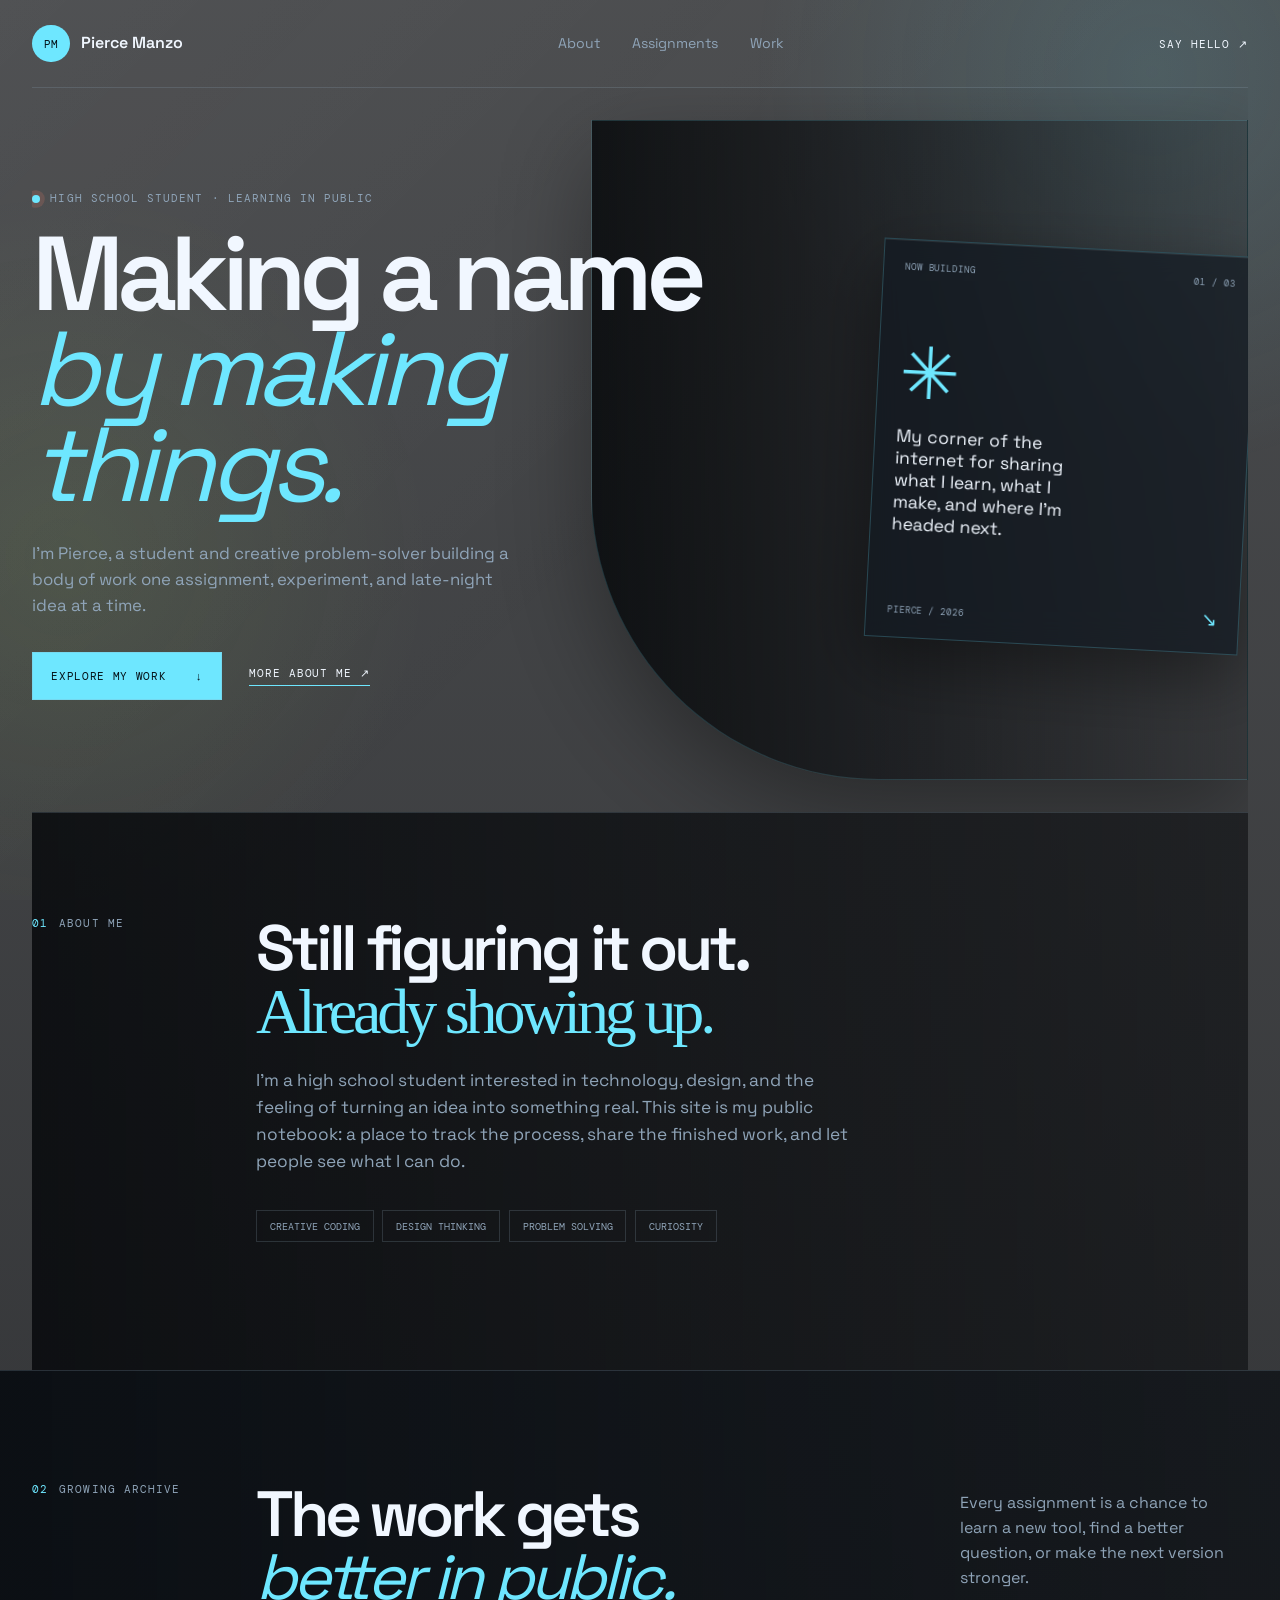
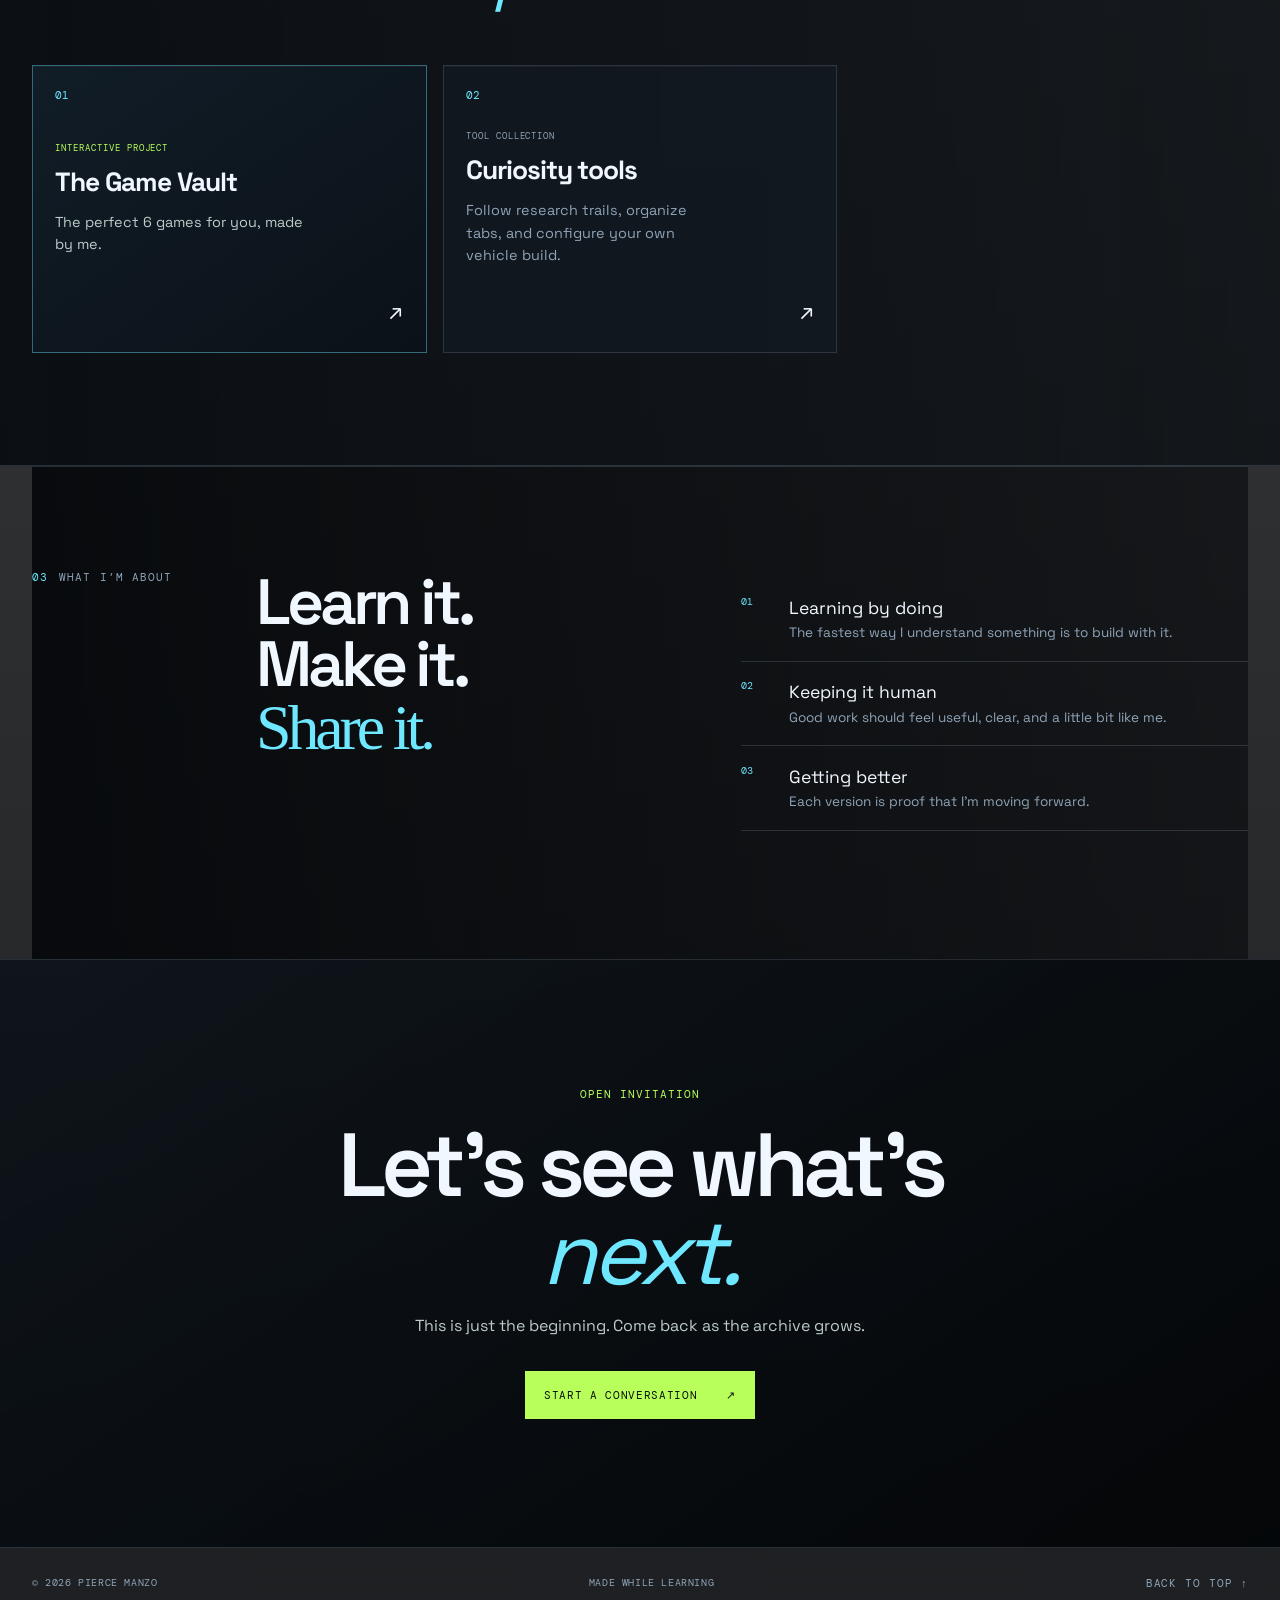
<file: index.html>
<!doctype html>
<html lang="en">

<head>
  <meta charset="utf-8">
  <meta name="viewport" content="width=device-width, initial-scale=1">
  <title>Pierce Manzo | Student builder</title>
  <meta name="description" content="The personal portfolio and assignment hub of high school student Pierce Manzo.">
  <link rel="preconnect" href="https://fonts.googleapis.com">
  <link rel="preconnect" href="https://fonts.gstatic.com" crossorigin>
  <link
    href="https://fonts.googleapis.com/css2?family=DM+Mono:wght@400;500&family=Space+Grotesk:wght@400;500;600;700&display=swap"
    rel="stylesheet">
  <link rel="stylesheet" href="styles.css">
</head>

<body>
  <header class="site-header">
    <a class="brand" href="index.html" aria-label="Pierce Manzo home">
      <span class="brand-mark">PM</span>
      <span>Pierce Manzo</span>
    </a>
    <nav aria-label="Main navigation">
      <a href="#about">About</a>
      <a href="#assignments">Assignments</a>
      <a href="#work">Work</a>
    </nav>
    <a class="header-link" href="#connect">Say hello <span aria-hidden="true">↗</span></a>
  </header>

  <main>
    <section class="hero" aria-labelledby="hero-title">
      <div class="hero-copy">
        <p class="eyebrow"><span class="status-dot"></span> High school student · learning in public</p>
        <h1 id="hero-title">Making a name<br><em>by making things.</em></h1>
        <p class="hero-intro">I’m Pierce, a student and creative problem-solver building a body of work one assignment,
          experiment, and late-night idea at a time.</p>
        <div class="hero-actions">
          <a class="button button-primary" href="#work">Explore my work <span aria-hidden="true">↓</span></a>
          <a class="text-link" href="#about">More about me <span aria-hidden="true">↗</span></a>
        </div>
      </div>
      <div class="hero-note glass-panel">
        <div class="note-top"><span>NOW BUILDING</span><span>01 / 03</span></div>
        <div class="note-symbol" aria-hidden="true">✳</div>
        <p>My corner of the internet for sharing what I learn, what I make, and where I’m headed next.</p>
        <div class="note-footer"><span>PIERCE / 2026</span><span class="arrow">↘</span></div>
      </div>
    </section>

    <section class="about-section section-grid" id="about" aria-labelledby="about-title">
      <div class="section-label"><span>01</span><span>About me</span></div>
      <div class="about-content">
        <h2 id="about-title">Still figuring it out.<br><span>Already showing up.</span></h2>
        <p>I’m a high school student interested in technology, design, and the feeling of turning an idea into something
          real. This site is my public notebook: a place to track the process, share the finished work, and let people
          see what I can do.</p>
        <div class="traits" aria-label="Areas of interest">
          <span>Creative coding</span><span>Design thinking</span><span>Problem solving</span><span>Curiosity</span>
        </div>
      </div>
    </section>

    <section class="assignments-section" id="assignments" aria-labelledby="assignments-title">
      <div class="section-heading">
        <div class="section-label"><span>02</span><span>Growing archive</span></div>
        <h2 id="assignments-title">The work gets<br><em>better in public.</em></h2>
        <p>Every assignment is a chance to learn a new tool, find a better question, or make the next version stronger.
        </p>
      </div>
      <div class="assignment-list">
        <a class="assignment-card featured" href="game/">
          <span class="card-number">01</span>
          <div>
            <p class="card-type">Interactive project</p>
            <h3>The Game Vault</h3>
            <p class="card-description">The perfect 6 games for you, made by me.</p>
          </div>
          <span class="card-arrow" aria-hidden="true">↗</span>
        </a>
        <a class="assignment-card" href="tools/">
          <span class="card-number">02</span>
          <div>
            <p class="card-type">Tool collection</p>
            <h3>Curiosity tools</h3>
            <p class="card-description">Follow research trails, organize tabs, and configure your own vehicle build.</p>
          </div>
          <span class="card-arrow" aria-hidden="true">↗</span>
        </a>
      </div>
    </section>

    <section class="work-section section-grid" id="work" aria-labelledby="work-title">
      <div class="section-label"><span>03</span><span>What I’m about</span></div>
      <div class="work-content">
        <h2 id="work-title">Learn it.<br>Make it.<br><span>Share it.</span></h2>
        <div class="focus-list">
          <div><span>01</span>
            <p>Learning by doing</p><small>The fastest way I understand something is to build with it.</small>
          </div>
          <div><span>02</span>
            <p>Keeping it human</p><small>Good work should feel useful, clear, and a little bit like me.</small>
          </div>
          <div><span>03</span>
            <p>Getting better</p><small>Each version is proof that I’m moving forward.</small>
          </div>
        </div>
      </div>
    </section>

    <section class="connect-section" id="connect" aria-labelledby="connect-title">
      <p class="eyebrow">Open invitation</p>
      <h2 id="connect-title">Let’s see what’s<br><em>next.</em></h2>
      <p class="connect-copy">This is just the beginning. Come back as the archive grows.</p>
      <a class="button button-light" href="mailto:pierce@example.com">Start a conversation <span
          aria-hidden="true">↗</span></a>
    </section>
  </main>

  <footer class="site-footer">
    <span>© 2026 Pierce Manzo</span>
    <span>Made while learning</span>
    <a href="#hero-title">Back to top ↑</a>
  </footer>
</body>

</html>
</file>
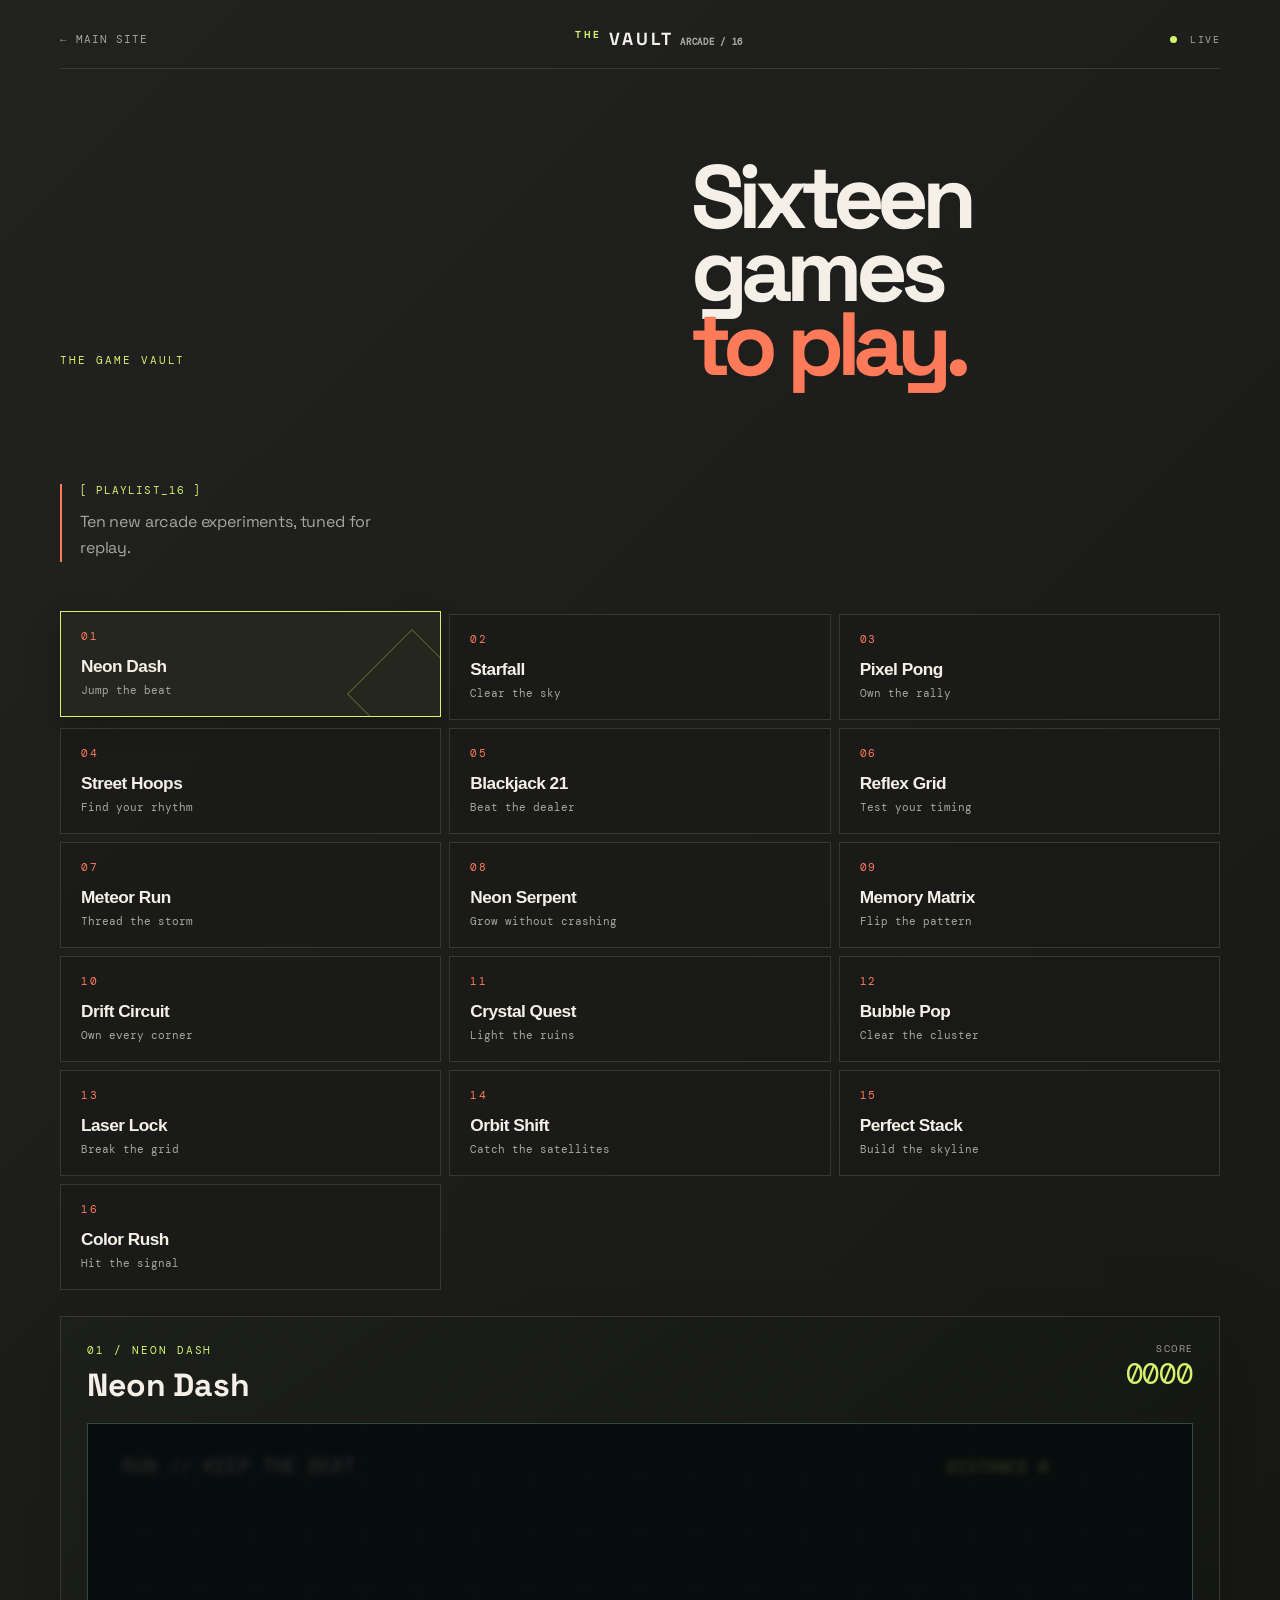
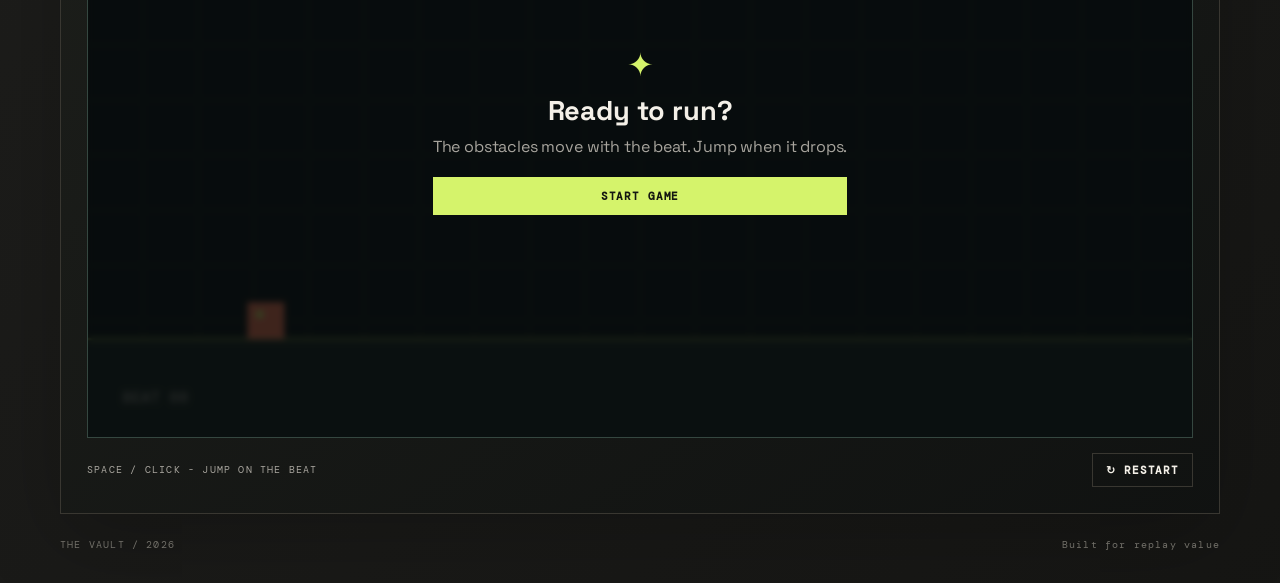
<file: game/index.html>
<!doctype html>
<html lang="en">

<head>
  <meta charset="utf-8">
  <meta name="viewport" content="width=device-width, initial-scale=1">
  <title>The Vault Arcade</title>
  <link rel="preconnect" href="https://fonts.googleapis.com">
  <link rel="preconnect" href="https://fonts.gstatic.com" crossorigin>
  <link
    href="https://fonts.googleapis.com/css2?family=DM+Mono:wght@400;500&family=Space+Grotesk:wght@400;500;600;700&display=swap"
    rel="stylesheet">
  <link rel="stylesheet" href="styles.css">
</head>

<body>
  <main class="vault-shell">
    <header class="topbar">
      <a class="back-link" href="../">← Main site</a>
      <div class="vault-mark"><span>THE</span> VAULT <b>ARCADE / 16</b></div>
      <span class="status"><i></i> LIVE</span>
    </header>

    <section class="intro">
      <p class="kicker">The Game Vault</p>
      <h1>Sixteen games<br><em>to play.</em></h1>
      <p class="intro-copy"><span class="copy-index">[ PLAYLIST_16 ]</span> Ten new arcade experiments, tuned for
        replay.</p>
    </section>

    <nav class="game-select" aria-label="Choose a game">
      <button class="game-choice active" data-game="dash"><span class="choice-number">01</span><strong>Neon
          Dash</strong><small>Jump the beat</small></button>
      <button class="game-choice" data-game="shooter"><span
          class="choice-number">02</span><strong>Starfall</strong><small>Clear the sky</small></button>
      <button class="game-choice" data-game="pong"><span class="choice-number">03</span><strong>Pixel
          Pong</strong><small>Own the rally</small></button>
      <button class="game-choice" data-game="hoops"><span class="choice-number">04</span><strong>Street
          Hoops</strong><small>Find your rhythm</small></button>
      <button class="game-choice" data-game="blackjack"><span class="choice-number">05</span><strong>Blackjack
          21</strong><small>Beat the dealer</small></button>
      <button class="game-choice" data-game="reflex"><span class="choice-number">06</span><strong>Reflex
          Grid</strong><small>Test your timing</small></button>
      <button class="game-choice" data-game="meteor"><span class="choice-number">07</span><strong>Meteor
          Run</strong><small>Thread the storm</small></button>
      <button class="game-choice" data-game="snake"><span class="choice-number">08</span><strong>Neon
          Serpent</strong><small>Grow without crashing</small></button>
      <button class="game-choice" data-game="memory"><span class="choice-number">09</span><strong>Memory
          Matrix</strong><small>Flip the pattern</small></button>
      <button class="game-choice" data-game="drift"><span class="choice-number">10</span><strong>Drift
          Circuit</strong><small>Own every corner</small></button>
      <button class="game-choice" data-game="dungeon"><span class="choice-number">11</span><strong>Crystal
          Quest</strong><small>Light the ruins</small></button>
      <button class="game-choice" data-game="bubble"><span class="choice-number">12</span><strong>Bubble
          Pop</strong><small>Clear the cluster</small></button>
      <button class="game-choice" data-game="laser"><span class="choice-number">13</span><strong>Laser
          Lock</strong><small>Break the grid</small></button>
      <button class="game-choice" data-game="orbit"><span class="choice-number">14</span><strong>Orbit
          Shift</strong><small>Catch the satellites</small></button>
      <button class="game-choice" data-game="stack"><span class="choice-number">15</span><strong>Perfect
          Stack</strong><small>Build the skyline</small></button>
      <button class="game-choice" data-game="color"><span class="choice-number">16</span><strong>Color
          Rush</strong><small>Hit the signal</small></button>
    </nav>

    <section class="arcade" aria-labelledby="game-title">
      <div class="arcade-head">
        <div>
          <p class="game-label" id="game-label">01 / NEON DASH</p>
          <h2 id="game-title">Neon Dash</h2>
        </div>
        <div class="score-box"><span id="score-label">SCORE</span><strong id="score">0000</strong></div>
      </div>
      <div class="difficulty-panel" id="difficulty-panel" hidden>
        <span>DIFFICULTY</span>
        <button class="difficulty-choice" data-difficulty="easy">Easy</button>
        <button class="difficulty-choice active" data-difficulty="medium">Medium</button>
        <button class="difficulty-choice" data-difficulty="hard">Hard</button>
      </div>
      <div class="canvas-wrap"><canvas id="game-canvas" width="900" height="500" aria-label="Game screen"></canvas>
        <div class="start-card" id="start-card"><span class="start-icon">✦</span>
          <h3 id="start-title">Ready to run?</h3>
          <p id="start-copy">Press the button or hit Space to jump.</p><button id="start-button">Start game</button>
        </div>
      </div>
      <div class="controls"><span id="controls-copy">SPACE / CLICK — JUMP</span><button class="restart"
          id="restart-button">↻ Restart</button></div>
      <div class="touch-controls" aria-label="Touch controls"><button data-action="left">←</button><button
          data-action="action">●</button><button data-action="right">→</button></div>
    </section>
    <footer><span>THE VAULT / 2026</span><span>Built for replay value</span></footer>
  </main>
  <script src="arcade.js"></script>
</body>

</html>
</file>
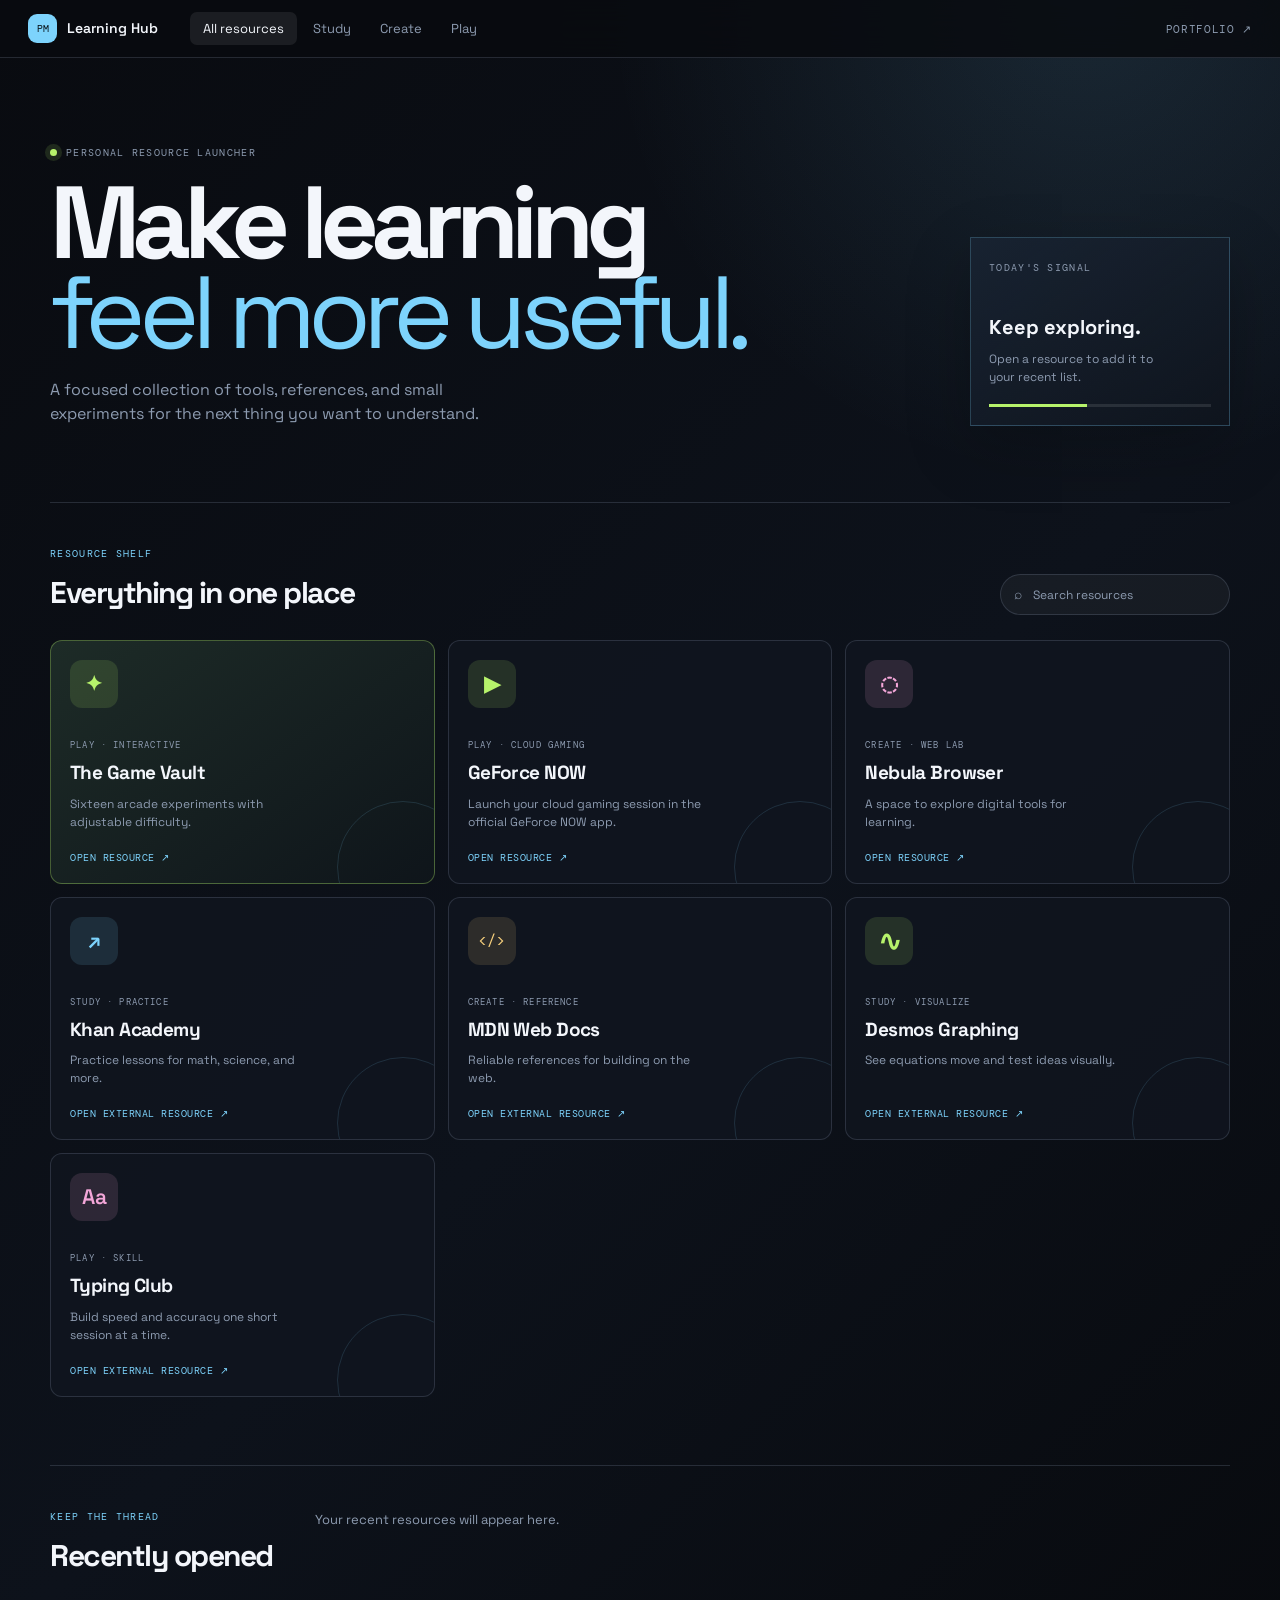
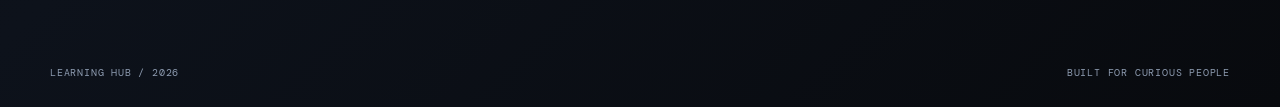
<file: learninghub/index.html>
<!doctype html>
<html lang="en">

<head>
  <meta charset="utf-8">
  <meta name="viewport" content="width=device-width, initial-scale=1">
  <meta name="theme-color" content="#090b10">
  <title>Learning Hub | Pierce Manzo</title>
  <link rel="preconnect" href="https://fonts.googleapis.com">
  <link rel="preconnect" href="https://fonts.gstatic.com" crossorigin>
  <link
    href="https://fonts.googleapis.com/css2?family=DM+Mono:wght@400;500&family=Space+Grotesk:wght@400;500;600;700&display=swap"
    rel="stylesheet">
  <link rel="stylesheet" href="styles.css">
</head>

<body>
  <header class="hub-header">
    <a class="brand" href="../" aria-label="Back to Pierce Manzo home"><span class="brand-mark">PM</span><span>Learning
        Hub</span></a>
    <nav class="top-nav" aria-label="Hub navigation">
      <button class="nav-tab active" data-filter="all">All resources</button>
      <button class="nav-tab" data-filter="study">Study</button>
      <button class="nav-tab" data-filter="create">Create</button>
      <button class="nav-tab" data-filter="play">Play</button>
    </nav>
    <a class="back-link" href="../">Portfolio <span aria-hidden="true">↗</span></a>
  </header>

  <main class="hub-main">
    <section class="hub-intro" aria-labelledby="hub-title">
      <div>
        <p class="eyebrow"><span class="pulse"></span> Personal resource launcher</p>
        <h1 id="hub-title">Make learning<br><em>feel more useful.</em></h1>
        <p class="intro-copy">A focused collection of tools, references, and small experiments for the next thing you
          want to understand.</p>
      </div>
      <aside class="progress-card">
        <span class="card-kicker">TODAY'S SIGNAL</span>
        <strong>Keep exploring.</strong>
        <p>Open a resource to add it to your recent list.</p>
        <span class="progress-line"><i></i></span>
      </aside>
    </section>

    <section class="workspace" aria-label="Learning resources">
      <div class="workspace-bar">
        <div>
          <p class="section-kicker">Resource shelf</p>
          <h2 id="shelf-title">Everything in one place</h2>
        </div>
        <label class="search-box"><span aria-hidden="true">⌕</span><input id="resource-search" type="search"
            placeholder="Search resources" autocomplete="off"></label>
      </div>
      <div class="resource-grid" id="resource-grid">
        <a class="resource-card featured" href="../game/" data-category="play" data-name="The Game Vault"
          data-resource="Game Vault">
          <span class="resource-icon icon-arcade" aria-hidden="true">✦</span><span class="resource-meta">PLAY ·
            INTERACTIVE</span><strong>The Game Vault</strong>
          <p>Sixteen arcade experiments with adjustable difficulty.</p><span class="launch">Open resource ↗</span>
        </a>
        <a class="resource-card" href="https://play.geforcenow.com/" target="_blank" rel="noopener noreferrer"
          data-category="play" data-name="GeForce NOW" data-resource="GeForce NOW">
          <span class="resource-icon icon-arcade" aria-hidden="true">▶</span><span class="resource-meta">PLAY ·
            CLOUD GAMING</span><strong>GeForce NOW</strong>
          <p>Launch your cloud gaming session in the official GeForce NOW app.</p><span class="launch">Open resource
            ↗</span>
        </a>
        <a class="resource-card" href="../nebulabrowser/" data-category="create" data-name="Nebula Browser"
          data-resource="Nebula Browser">
          <span class="resource-icon icon-nebula" aria-hidden="true">◌</span><span class="resource-meta">CREATE · WEB
            LAB</span><strong>Nebula Browser</strong>
          <p>A space to explore digital tools for learning.</p><span class="launch">Open resource ↗</span>
        </a>
        <a class="resource-card" href="https://www.khanacademy.org/" target="_blank" rel="noreferrer"
          data-category="study" data-name="Khan Academy" data-resource="Khan Academy">
          <span class="resource-icon icon-study" aria-hidden="true">↗</span><span class="resource-meta">STUDY ·
            PRACTICE</span><strong>Khan Academy</strong>
          <p>Practice lessons for math, science, and more.</p><span class="launch">Open external resource ↗</span>
        </a>
        <a class="resource-card" href="https://developer.mozilla.org/en-US/" target="_blank" rel="noreferrer"
          data-category="create" data-name="MDN Web Docs" data-resource="MDN Web Docs">
          <span class="resource-icon icon-code" aria-hidden="true">&lt;/&gt;</span><span class="resource-meta">CREATE ·
            REFERENCE</span><strong>MDN Web Docs</strong>
          <p>Reliable references for building on the web.</p><span class="launch">Open external resource ↗</span>
        </a>
        <a class="resource-card" href="https://www.desmos.com/calculator" target="_blank" rel="noreferrer"
          data-category="study" data-name="Desmos Graphing" data-resource="Desmos Graphing">
          <span class="resource-icon icon-graph" aria-hidden="true">∿</span><span class="resource-meta">STUDY ·
            VISUALIZE</span><strong>Desmos Graphing</strong>
          <p>See equations move and test ideas visually.</p><span class="launch">Open external resource ↗</span>
        </a>
        <a class="resource-card" href="https://www.typingclub.com/" target="_blank" rel="noreferrer"
          data-category="play" data-name="Typing Club" data-resource="Typing Club">
          <span class="resource-icon icon-type" aria-hidden="true">Aa</span><span class="resource-meta">PLAY ·
            SKILL</span><strong>Typing Club</strong>
          <p>Build speed and accuracy one short session at a time.</p><span class="launch">Open external resource
            ↗</span>
        </a>
      </div>
      <p class="empty-state" id="empty-state" hidden>No resources match that search.</p>
    </section>

    <section class="recent-section" aria-labelledby="recent-title">
      <div class="section-heading">
        <p class="section-kicker">Keep the thread</p>
        <h2 id="recent-title">Recently opened</h2>
      </div>
      <div class="recent-list" id="recent-list">
        <p class="recent-empty">Your recent resources will appear here.</p>
      </div>
    </section>
  </main>
  <footer class="hub-footer"><span>LEARNING HUB / 2026</span><span>Built for curious people</span></footer>
  <script src="script.js"></script>
</body>

</html>
</file>
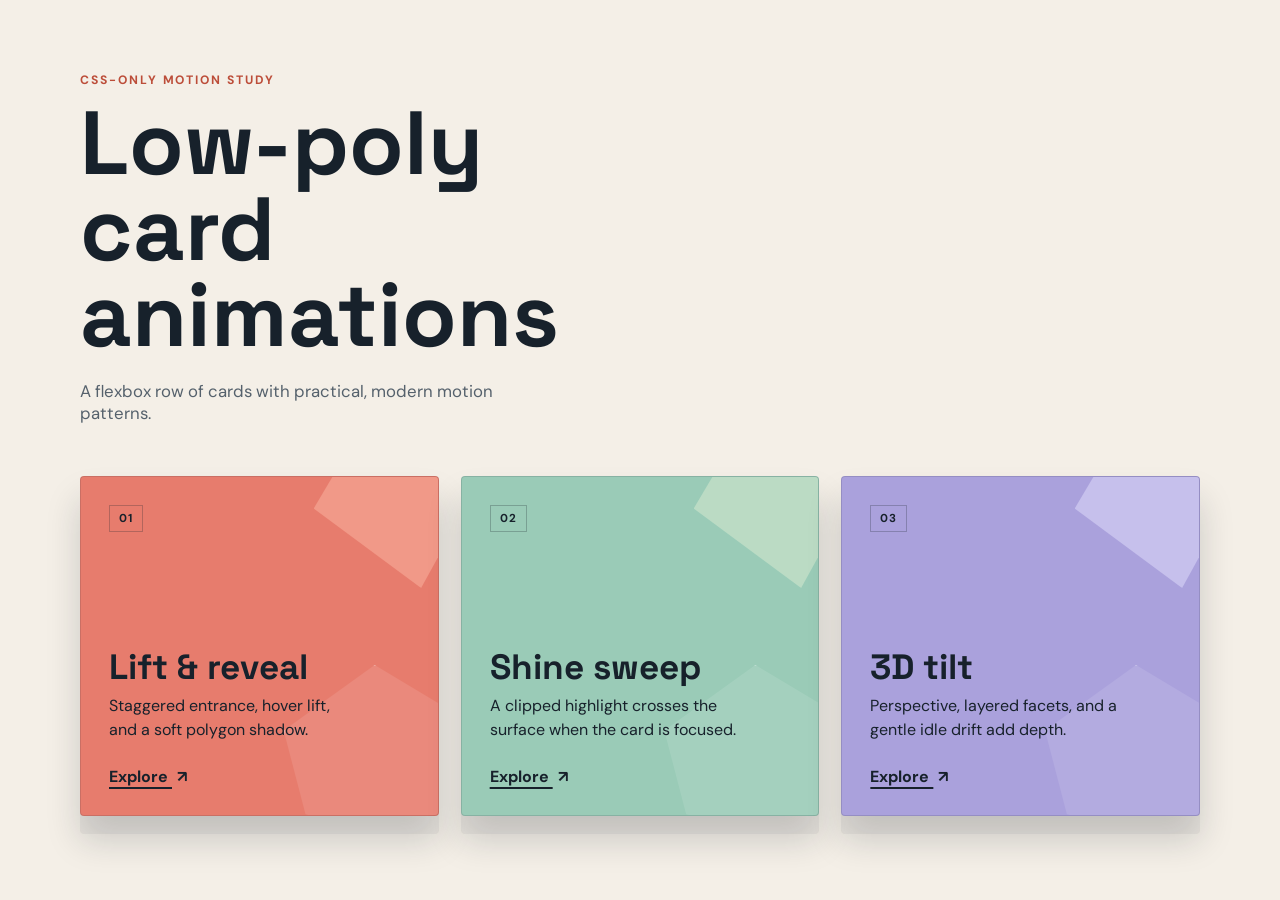
<file: website examples/index.html>
<!doctype html>
<html lang="en">

<head>
  <meta charset="utf-8">
  <meta name="viewport" content="width=device-width, initial-scale=1">
  <title>Low-poly card motion</title>
  <link rel="stylesheet" href="cards.css">
</head>

<body>
  <main>
    <p class="eyebrow">CSS-only motion study</p>
    <h1>Low-poly card animations</h1>
    <p class="intro">A flexbox row of cards with practical, modern motion patterns.</p>

    <section class="cards" aria-label="Animated card examples">
      <article class="card card--coral">
        <div class="card__facet" aria-hidden="true"></div>
        <span class="card__number">01</span>
        <h2>Lift & reveal</h2>
        <p>Staggered entrance, hover lift, and a soft polygon shadow.</p>
        <a href="#lift">Explore <span aria-hidden="true">↗</span></a>
      </article>

      <article class="card card--mint">
        <div class="card__facet" aria-hidden="true"></div>
        <span class="card__number">02</span>
        <h2>Shine sweep</h2>
        <p>A clipped highlight crosses the surface when the card is focused.</p>
        <a href="#shine">Explore <span aria-hidden="true">↗</span></a>
      </article>

      <article class="card card--violet">
        <div class="card__facet" aria-hidden="true"></div>
        <span class="card__number">03</span>
        <h2>3D tilt</h2>
        <p>Perspective, layered facets, and a gentle idle drift add depth.</p>
        <a href="#tilt">Explore <span aria-hidden="true">↗</span></a>
      </article>
    </section>
  </main>
</body>

</html>
</file>
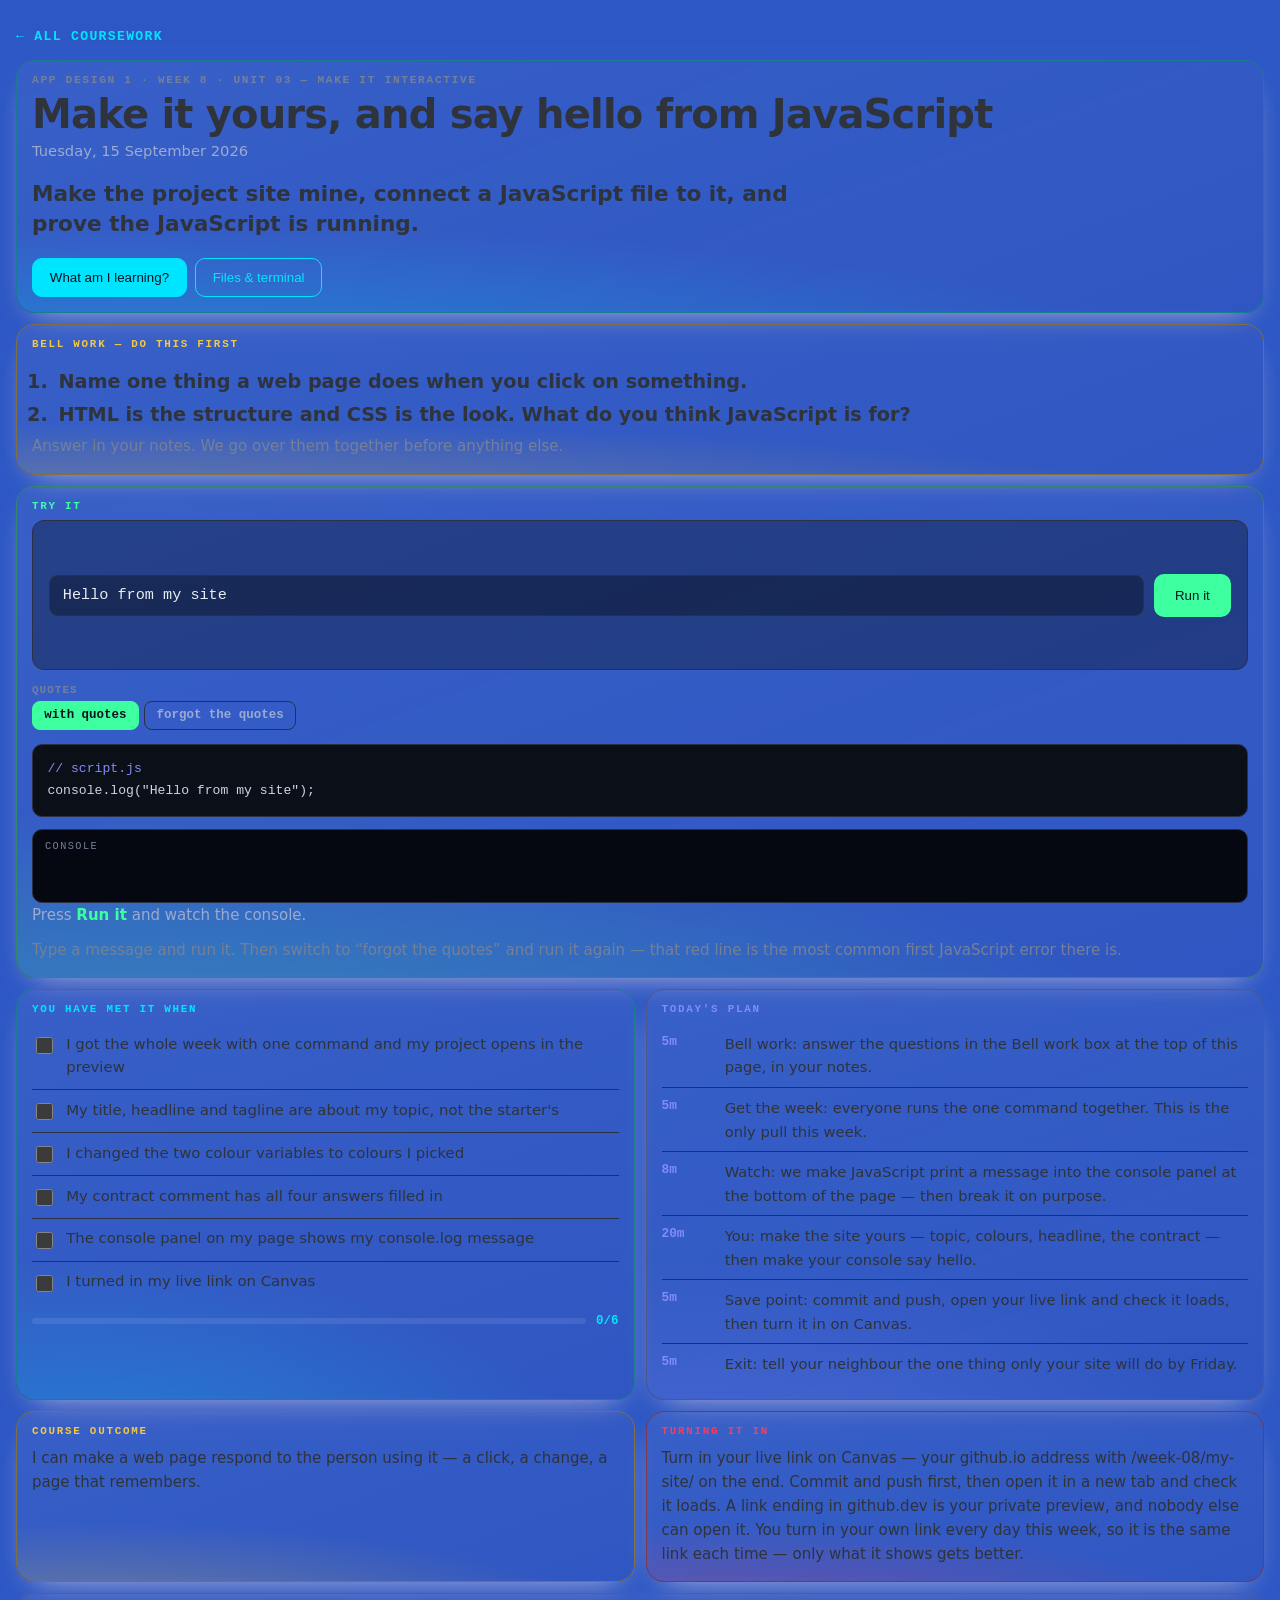
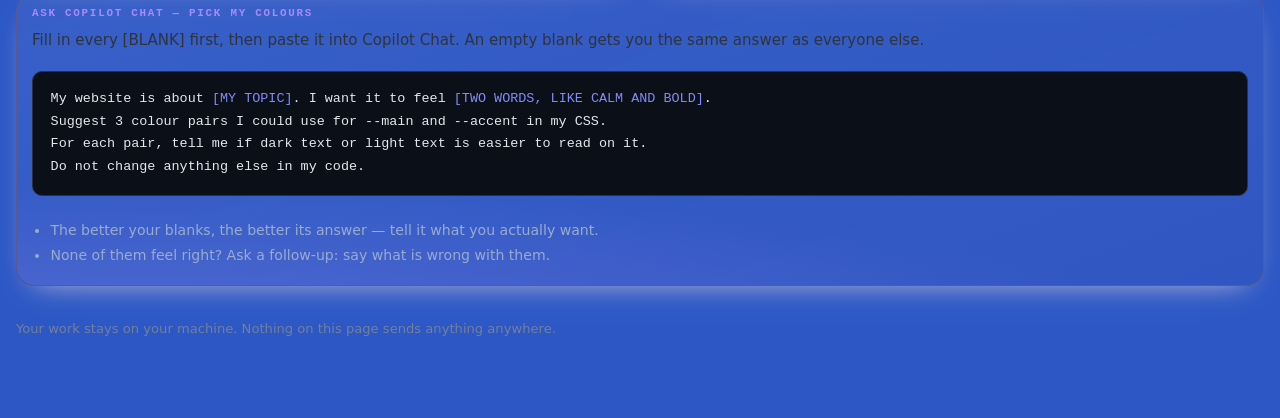
<file: week-08/day-1/index.html>
<!doctype html>
<html lang="en">
<head>
<meta charset="utf-8">
<meta name="viewport" content="width=device-width,initial-scale=1">
<title>About me Pierce— App Design 1</title>
<meta name="color-scheme" content="dark">
<style>
:root{--acc:var(--ss-cyan,#00e5ff)}
*{box-sizing:border-box}
body{margin:0;background:var(--ss-void,#2c57c5);color:var(--ss-bone,#2e333c);
  font:16px/1.6 var(--ss-body,"Inter",system-ui,sans-serif);padding:1.4rem 1rem 5rem}
.wrap{max-width:96rem;margin:0 auto}
a.back{display:inline-block;color:var(--acc);text-decoration:none;font:600 .82rem/1 var(--ss-mono,ui-monospace,monospace);
  letter-spacing:.1em;text-transform:uppercase;margin:0 0 1rem}

/* ── the grid: the dashboard's, verbatim in behaviour ───────────────────── */
.bento{display:grid;gap:11px;grid-template-columns:repeat(4,minmax(0,1fr));align-items:stretch}
.bento > *{grid-column:span 2}
.bento > .w1{grid-column:span 1}
.bento > .w4{grid-column:span 4}
/* Height-matching only helps when the tiles in a row are already close. On a phone
   two tiles share a row and one of them is a five-item plan — stretched, its short
   neighbour grew 729px of empty gradient. Ragged is correct at this size. */
@media (max-width:760px){.bento{grid-template-columns:repeat(6,minmax(0,1fr));gap:7px;align-items:start}
  .bento > *{grid-column:span 3} .bento > .w1{grid-column:span 3} .bento > .w4{grid-column:span 6}}
@media (min-width:1500px){.bento{grid-template-columns:repeat(8,minmax(0,1fr))}
  .bento > *{grid-column:span 2} .bento > .w1{grid-column:span 2} .bento > .w4{grid-column:span 8}
  /* the lab keeps six columns and the criteria ride alongside it, so the widest
     screen gains density rather than gaining empty space */
  .bento > .lab{grid-column:span 6} .bento > .lab + *{grid-column:span 2}
  /* The plan is five rows of prose next to two tiles of three lines each. Stretched
     into one row the short pair inflate into dead space, which looks worse than the
     raggedness it was fixing. So the plan takes a narrow column two rows tall and the
     other two stack beside it — the row fills, nothing is padded out to match. */
  .bento > .t-plan{grid-column:span 3;grid-row:span 2}
  .bento > .t-clo, .bento > .t-turn{grid-column:span 5}}

/* ── the tile ───────────────────────────────────────────────────────────── */
.tl{position:relative;overflow:hidden;border-radius:18px;padding:14px 15px 15px;display:flex;flex-direction:column;
  background:linear-gradient(160deg,rgba(255, 238, 238, 0.055),rgba(209, 35, 35, 0.02));
  border:1px solid color-mix(in srgb, var(--acc) 42%, var(--ss-border,#2a3142));
  box-shadow:0 1px 0 rgba(117, 53, 53, 0.06) inset,0 12px 30px -18px rgba(247, 224, 224, 0.9);
  transition:transform .16s var(--ss-ease,cubic-bezier(.2,.7,.3,1)),border-color .16s}
.tl::after{content:"";position:absolute;inset:0;pointer-events:none;border-radius:inherit;
  background:radial-gradient(125% 85% at 12% 122%, var(--acc) 0%, transparent 66%);opacity:.30}
.tl > *{position:relative;z-index:1}
.k{display:block;font:600 .68rem/1 var(--ss-mono,ui-monospace,monospace);letter-spacing:.16em;
  text-transform:uppercase;color:var(--acc);margin:0 0 .55rem}

/* hero */
.hero{--acc:var(--ss-cyan,#00e5ff)}
.hero .eyebrow{font:600 .7rem/1 var(--ss-mono,ui-monospace,monospace);letter-spacing:.15em;
  text-transform:uppercase;color:var(--ss-faint,#74809a)}
.hero h1{font-family:var(--ss-display,"Syne",system-ui,sans-serif);font-size:clamp(1.5rem,3.4vw,2.5rem);
  line-height:1.08;letter-spacing:-.02em;margin:.45rem 0 .2rem}
.hero .when{color:var(--ss-mist,#9aabd0);font-size:.92rem;margin:0 0 1rem}
.hero .slo{font-size:clamp(1.05rem,1.7vw,1.35rem);font-weight:600;line-height:1.42;margin:0;max-width:52rem}
.hero .row{display:flex;flex-wrap:wrap;gap:.5rem;margin-top:1.1rem}

button.b{cursor:pointer;font:600 .84rem/1 inherit;padding:.7rem 1.05rem;border-radius:10px;
  border:1px solid var(--acc);background:transparent;color:var(--acc);transition:background .15s,color .15s}
button.b:hover{background:var(--acc);color:var(--ss-void,#0d1322)}
button.b.solid{background:var(--acc);color:var(--ss-void,#0d1322)}
button.b.solid:hover{filter:brightness(1.12)}
a.b{display:inline-block;text-decoration:none}

/* success criteria */
.sc{list-style:none;margin:0;padding:0}
.sc li{border-bottom:1px solid var(--ss-border,#2a3142)}
.sc li:last-child{border-bottom:0}
.sc label{display:flex;gap:.65rem;align-items:flex-start;padding:.55rem 0;cursor:pointer;font-size:.93rem}
.sc input{margin-top:.28rem;width:1.05rem;height:1.05rem;accent-color:var(--acc);flex:none}
.sc input:checked + span{color:var(--ss-faint,#74809a);text-decoration:line-through}
.prog{display:flex;align-items:center;gap:.6rem;margin-top:.7rem}
.prog .bar{flex:1;height:6px;border-radius:99px;background:rgba(255,255,255,.09);overflow:hidden}
.prog .bar i{display:block;height:100%;width:0;background:var(--acc);transition:width .25s}
.prog b{font:700 .78rem/1 var(--ss-mono,ui-monospace,monospace);color:var(--acc)}

/* plan */
.plan{list-style:none;margin:0;padding:0}
.plan li{display:flex;gap:.75rem;padding:.5rem 0;border-bottom:1px solid var(--ss-border,#2a3142);font-size:.92rem}
.plan li:last-child{border-bottom:0}
.plan .m{flex:none;width:3.2rem;font:700 .8rem/1.55 var(--ss-mono,ui-monospace,monospace);color:var(--acc)}

/* generic tile text */
.tl p{margin:0 0 .7rem;font-size:.94rem}.tl p:last-child{margin:0}
.tl .big{font-size:1.02rem;line-height:1.5}

/* ── the lab ────────────────────────────────────────────────────────────── */
.lab{--acc:var(--ss-green,#3effa0)}
.lab .stage{background:rgba(0,0,0,.32);border:1px solid var(--ss-border,#2a3142);border-radius:12px;
  padding:16px;min-height:0;height:clamp(150px,20vh,190px);display:flex}
.lab .stage .fx{flex:1;display:flex;gap:10px;transition:all .28s var(--ss-ease,cubic-bezier(.2,.7,.3,1))}
.lab .box{background:color-mix(in srgb,var(--acc) 30%,transparent);border:1px solid var(--acc);
  border-radius:9px;padding:.7rem .9rem;font:700 .82rem/1.3 var(--ss-mono,ui-monospace,monospace);
  color:var(--ss-bone,#e8ecf3);display:grid;place-items:center;transition:all .28s}
.lab .box.b2{min-height:64px}.lab .box.b3{min-height:88px}
.ctrls{margin-top:.9rem;display:grid;gap:.7rem}
.ctrl .cn{font:600 .68rem/1 var(--ss-mono,ui-monospace,monospace);letter-spacing:.1em;text-transform:uppercase;
  color:var(--ss-faint,#74809a);margin-bottom:.35rem}
.seg{display:flex;flex-wrap:wrap;gap:.35rem}
.seg button{cursor:pointer;font:600 .78rem/1 var(--ss-mono,ui-monospace,monospace);padding:.45rem .7rem;
  border-radius:8px;border:1px solid var(--ss-border,#2a3142);background:transparent;color:var(--ss-mist,#9aabd0)}
.seg button[aria-pressed=true]{background:var(--acc);border-color:var(--acc);color:var(--ss-void,#0d1322)}
.readout{margin-top:.9rem;background:#0b0f18;border:1px solid var(--ss-border,#2a3142);border-radius:10px;
  padding:.8rem .9rem;font:.82rem/1.7 var(--ss-mono,ui-monospace,monospace);color:#cbd5e1;overflow-x:auto}
.readout .p{color:var(--ss-peri,#818cf8)}.readout .v{color:var(--ss-green,#3effa0)}
.axis{margin-top:.75rem;font-size:.87rem;color:var(--ss-mist,#9aabd0)}
.axis b{color:var(--acc)}
.slid{width:100%;accent-color:var(--acc)}

/* ── modal ──────────────────────────────────────────────────────────────── */
dialog{border:none;padding:0;background:transparent;max-width:min(46rem,94vw);width:100%}
dialog::backdrop{background:rgba(6,9,16,.74)}
.sheet{background:var(--ss-ink,#161d31);border:1px solid var(--ss-border,#2a3142);border-radius:18px;
  padding:1.4rem 1.5rem;color:var(--ss-bone,#e8ecf3);max-height:84vh;overflow:auto}
.sheet h3{font-family:var(--ss-display,"Syne",system-ui,sans-serif);font-size:1.25rem;margin:0 0 .8rem}
.sheet p{font-size:.98rem;margin:0 0 .9rem}
.sheet .x{position:sticky;top:0;float:right;cursor:pointer;background:transparent;border:1px solid var(--ss-border,#2a3142);
  color:var(--ss-mist,#9aabd0);border-radius:8px;font:600 .75rem/1 var(--ss-mono,ui-monospace,monospace);padding:.45rem .6rem}
.sheet img{width:100%;height:auto;border-radius:10px;border:1px solid var(--ss-border,#2a3142)}
pre.code{background:#0b0f18;border:1px solid var(--ss-border,#2a3142);border-radius:10px;padding:1rem 1.1rem;
  overflow-x:auto;font:.84rem/1.7 var(--ss-mono,ui-monospace,monospace);color:#e5e7eb;margin:.5rem 0;position:relative}
pre.code b{color:var(--ss-peri,#818cf8);font-weight:400}
.codewrap{position:relative}
.codewrap .cp{position:absolute;top:.55rem;right:.55rem;cursor:pointer;border:1px solid #3b4252;background:#1c2230;
  color:var(--ss-peri,#818cf8);font:600 .72rem/1 var(--ss-mono,ui-monospace,monospace);letter-spacing:.06em;
  text-transform:uppercase;padding:.42rem .65rem;border-radius:6px}
.codewrap .cp.ok{background:#064e3b;border-color:#10b981;color:#6ee7b7}
.files{list-style:none;margin:.5rem 0 0;padding:0}
.files li{padding:.5rem 0;border-top:1px solid var(--ss-border,#2a3142)}
.files a{color:var(--acc);font:600 .9rem/1.5 var(--ss-mono,ui-monospace,monospace);text-decoration:none}
.files span{display:block;color:var(--ss-faint,#74809a);font-size:.85rem;margin-top:.1rem}
.who{display:flex;gap:.7rem;flex-wrap:wrap;margin:0 0 .8rem}
.who label{flex:1 1 9rem;font:600 .7rem/1 var(--ss-mono,ui-monospace,monospace);letter-spacing:.08em;
  text-transform:uppercase;color:var(--ss-faint,#74809a)}
.who input{display:block;width:100%;margin-top:.35rem;padding:.55rem .65rem;font:inherit;color:var(--ss-bone,#e8ecf3);
  background:rgba(0,0,0,.3);border:1px solid var(--ss-border,#2a3142);border-radius:8px}
.who input:focus{outline:none;border-color:var(--acc)}
.hint{color:var(--ss-faint,#74809a);font-size:.85rem;margin:.6rem 0 0}
footer{max-width:96rem;margin:2rem auto 0;color:var(--ss-faint,#74809a);font-size:.82rem}

/* ── JavaScript labs ────────────────────────────────────────────────────────
   A JavaScript day has no box to push around; what it has is a console that talks back.
   So these labs carry a small console, styled like the real one, and every lab's readout
   is the exact code the student would type into script.js. */
.lab .jsrow{display:flex;flex-wrap:wrap;gap:.6rem;align-items:center;width:100%}
.lab .jsin{flex:1;min-width:10rem;padding:.65rem .8rem;border-radius:9px;border:1px solid var(--ss-border,#2a3142);
  background:rgba(0,0,0,.35);color:var(--ss-bone,#e8ecf3);font:.95rem var(--ss-mono,ui-monospace,monospace)}
.lab .jsin:focus{outline:none;border-color:var(--acc)}
.lab .demo{font:700 .95rem/1 inherit;background:var(--acc);color:#0d1322;border:2px solid var(--acc);
  border-radius:10px;padding:.75rem 1.2rem;cursor:pointer;transition:filter .15s,transform .1s}
.lab .demo:hover{filter:brightness(1.12)}.lab .demo:active{transform:translateY(2px)}
.lab .demo:focus-visible{outline:none;box-shadow:0 0 0 4px rgba(255,255,255,.35)}
.lab .val{font:700 clamp(1.3rem,3vw,2.1rem)/1.15 var(--ss-display,system-ui,sans-serif);color:var(--ss-bone,#e8ecf3)}
.lab .stage.col{flex-direction:column;align-items:flex-start;justify-content:center;gap:.8rem;height:auto;min-height:150px}
.devcon{margin-top:.8rem;background:#050810;border:1px solid var(--ss-border,#2a3142);border-radius:10px;
  min-height:4.6rem;max-height:9rem;overflow:auto;padding:.5rem .75rem;font:.8rem/1.6 var(--ss-mono,ui-monospace,monospace)}
.devcon .hd{color:var(--ss-faint,#74809a);font-size:.64rem;letter-spacing:.14em;text-transform:uppercase;margin-bottom:.25rem}
.devcon .ok{color:#e5e7eb}.devcon .ok::before{content:"› ";color:var(--ss-faint,#74809a)}
.devcon .err{color:#fca5a5;background:rgba(244,63,94,.12);border-radius:5px;padding:0 .35rem}

/* ── Bell work ──────────────────────────────────────────────────────────── */
.bellq{margin:.2rem 0 0;padding-left:1.4rem;font-size:clamp(1rem,1.5vw,1.2rem);font-weight:600;line-height:1.45}
.bellq li{margin:.35rem 0;padding-left:.25rem}

/* ── Ask Copilot Chat ───────────────────────────────────────────────────── */
.t-prompt pre.code{white-space:pre-wrap}
.t-prompt .rules{margin:.7rem 0 0;padding-left:1.15rem;font-size:.88rem;color:var(--ss-mist,#9aabd0)}
.t-prompt .rules li{margin:.2rem 0}
</style>
</head>
<body>
<div class="wrap">
  <a class="back" href="../../">&larr; All coursework</a>
  <div class="bento">
    <section class="tl hero w4">
      <div class="eyebrow">App Design 1 &middot; Week 8 &middot; Unit 03 — Make it interactive</div>
      <h1>Make it yours, and say hello from JavaScript</h1>
      <p class="when">Tuesday, 15 September 2026</p>
      <p class="slo">Make the project site mine, connect a JavaScript file to it, and prove the JavaScript is running.</p>
      <div class="row">
        <button class="b solid" data-open="m-read" type="button">What am I learning?</button>

        <button class="b" data-open="m-files" type="button">Files &amp; terminal</button>
      </div>
    </section>
    <section class="tl w4 t-bell" style="--acc:var(--ss-gold,#f5c842)">
      <span class="k">Bell work — do this first</span>
      <ol class="bellq"><li>Name one thing a web page does when you click on something.</li><li>HTML is the structure and CSS is the look. What do you think JavaScript is for?</li></ol>
      <p class="hint">Answer in your notes. We go over them together before anything else.</p>
    </section>
    <section class="tl lab w4" id="lab" data-lab="console">
      <span class="k">Try it</span>
      <div class="stage col"><div class="jsrow">
        <input class="jsin" id="cin" type="text" value="Hello from my site" aria-label="Your message">
        <button class="demo" id="crun" type="button">Run it</button>
      </div></div>
      <div class="ctrls"><div class="ctrl"><div class="cn">quotes</div><div class="seg" data-prop="quotes">
      <button type="button" data-v="with" aria-pressed="true">with quotes</button><button type="button" data-v="forgot" aria-pressed="false">forgot the quotes</button>
    </div></div></div>
      <div class="readout" id="ro"></div>
      <div class="devcon" id="cout"><div class="hd">Console</div></div>
      <p class="axis" id="axis">Press <b>Run it</b> and watch the console.</p>
      <p class="hint">Type a message and run it. Then switch to “forgot the quotes” and run it again — that red line is the most common first JavaScript error there is.</p>
    </section>
    <section class="tl">
      <span class="k">You have met it when</span>
      <ul class="sc"><li><label><input type="checkbox" data-sc="0"><span>I got the whole week with one command and my project opens in the preview</span></label></li><li><label><input type="checkbox" data-sc="1"><span>My title, headline and tagline are about my topic, not the starter's</span></label></li><li><label><input type="checkbox" data-sc="2"><span>I changed the two colour variables to colours I picked</span></label></li><li><label><input type="checkbox" data-sc="3"><span>My contract comment has all four answers filled in</span></label></li><li><label><input type="checkbox" data-sc="4"><span>The console panel on my page shows my console.log message</span></label></li><li><label><input type="checkbox" data-sc="5"><span>I turned in my live link on Canvas</span></label></li></ul>
      <div class="prog"><div class="bar"><i id="scbar"></i></div><b id="scnum">0/6</b></div>
    </section>
    <section class="tl t-plan" style="--acc:var(--ss-peri,#818cf8)">
      <span class="k">Today's plan</span>
      <ul class="plan"><li><span class="m">5m</span><span>Bell work: answer the questions in the Bell work box at the top of this page, in your notes.</span></li><li><span class="m">5m</span><span>Get the week: everyone runs the one command together. This is the only pull this week.</span></li><li><span class="m">8m</span><span>Watch: we make JavaScript print a message into the console panel at the bottom of the page — then break it on purpose.</span></li><li><span class="m">20m</span><span>You: make the site yours — topic, colours, headline, the contract — then make your console say hello.</span></li><li><span class="m">5m</span><span>Save point: commit and push, open your live link and check it loads, then turn it in on Canvas.</span></li><li><span class="m">5m</span><span>Exit: tell your neighbour the one thing only your site will do by Friday.</span></li></ul>
    </section>
    <section class="tl t-clo" style="--acc:var(--ss-gold,#f5c842)">
      <span class="k">Course outcome</span><p>I can make a web page respond to the person using it — a click, a change, a page that remembers.</p>
    </section>
    <section class="tl t-turn" style="--acc:var(--ss-rose,#f43f5e)">
      <span class="k">Turning it in</span><p>Turn in your live link on Canvas — your github.io address with /week-08/my-site/ on the end. Commit and push first, then open it in a new tab and check it loads. A link ending in github.dev is your private preview, and nobody else can open it. You turn in your own link every day this week, so it is the same link each time — only what it shows gets better.</p>
    </section>
    <section class="tl w4 t-prompt" style="--acc:var(--ss-violet,#a78bfa)">
      <span class="k">Ask Copilot Chat — pick my colours</span>
      <p>Fill in every [BLANK] first, then paste it into Copilot Chat. An empty blank gets you the same answer as everyone else.</p>
      <div class="codewrap"><button class="cp" type="button">Copy</button><pre class="code">My website is about <b>[MY TOPIC]</b>. I want it to feel <b>[TWO WORDS, LIKE CALM AND BOLD]</b>.
Suggest 3 colour pairs I could use for --main and --accent in my CSS.
For each pair, tell me if dark text or light text is easier to read on it.
Do not change anything else in my code.</pre></div>
      <ul class="rules"><li>The better your blanks, the better its answer — tell it what you actually want.</li><li>None of them feel right? Ask a follow-up: say what is wrong with them.</li></ul>
    </section>
  </div>
  <footer>Your work stays on your machine. Nothing on this page sends anything anywhere.</footer>
</div>

  <dialog id="m-read"><div class="sheet"><button class="x" data-close type="button">Close</button>
    <h3>What am I learning?</h3><p>This week your site stops just sitting there. By Friday, clicking something on it will do a thing only your site does — and you will have built it yourself, in JavaScript.</p><p>Today is the setup, and it matters more than it sounds. First you get the whole week in one go, so there is nothing to pull again until next week. Then you make the project yours — your topic, your colours, your words — because a feature on somebody else's page is not your feature.</p><p>Last, you prove your JavaScript is running with one line: console.log. The console is where JavaScript talks back to you. School Chromebooks block the browser's own console, so your project has one built in — a panel along the bottom of your page. console.log prints there, and so does every error. When something goes wrong this week, that panel is where it tells you what, so you learn to read it on day one.</p></div></dialog>



  <dialog id="m-files"><div class="sheet"><button class="x" data-close type="button">Close</button>
    <h3>Files &amp; terminal</h3>
    <p>Everything for this week is already in your week folder.</p>

    <h3 style="margin-top:1.3rem">Get the whole week — once</h3>
    <p>The whole week comes down in one go — all four days and the project you build in. Run this once, on Tuesday, in the terminal at the bottom of your Codespace.</p>
    <div class="codewrap"><button class="cp" type="button">Copy</button><pre class="code"><b># the whole week in one go — do this once</b>
npx degit coltonsharp-dev/ALA2627-ASD-Coursework/week-08 week-08
cd week-08/my-site
python -m http.server 8000</pre></div>
    <p>Wednesday to Friday there is nothing to pull. Your project is already in week-08/my-site — open it, start the preview with the last line, and keep going.</p>
    <p class="hint">Terminal not co-operating? The Week 8 page has a Download button for the same project. Use it and keep going — do not lose a period to a command.</p>
  </div></dialog>
<script>
var NL = String.fromCharCode(10);
var RC = null;

/* modals */
document.querySelectorAll("[data-open]").forEach(function(b){
  b.addEventListener("click", function(){
    var d = document.getElementById(b.getAttribute("data-open"));
    if (d && d.showModal) d.showModal();
  });
});
document.querySelectorAll("[data-close]").forEach(function(b){
  b.addEventListener("click", function(){ b.closest("dialog").close(); });
});
document.querySelectorAll("dialog").forEach(function(d){
  d.addEventListener("click", function(e){ if (e.target === d) d.close(); });
});

/* success criteria progress */
var scBoxes = [].slice.call(document.querySelectorAll("input[data-sc]"));
var scBar = document.getElementById("scbar"), scNum = document.getElementById("scnum");
function scSync(){
  var n = scBoxes.filter(function(b){ return b.checked; }).length;
  if (scBar) scBar.style.width = (scBoxes.length ? (n / scBoxes.length) * 100 : 0) + "%";
  if (scNum) scNum.textContent = n + "/" + scBoxes.length;
}
scBoxes.forEach(function(b){ b.addEventListener("change", scSync); });
scSync();

/* copy buttons */
document.querySelectorAll(".codewrap .cp").forEach(function(b){
  b.addEventListener("click", function(){
    var t = b.parentElement.querySelector("pre").innerText;
    function done(){ b.textContent = "Copied"; b.classList.add("ok");
      setTimeout(function(){ b.textContent = "Copy"; b.classList.remove("ok"); }, 1600); }
    function fb(){ var r = document.createRange(); r.selectNodeContents(b.parentElement.querySelector("pre"));
      var s = getSelection(); s.removeAllRanges(); s.addRange(r); b.textContent = "Press Ctrl+C";
      setTimeout(function(){ b.textContent = "Copy"; }, 2200); }
    if (navigator.clipboard) navigator.clipboard.writeText(t).then(done, fb); else fb();
  });
});

/* ---- labs ---- */
var fx = document.getElementById("fx"), ro = document.getElementById("ro"), axis = document.getElementById("axis");
var state = {};
function segWire(onChange){
  document.querySelectorAll(".seg").forEach(function(seg){
    var prop = seg.getAttribute("data-prop");
    var pressed = seg.querySelector("[aria-pressed=true]");
    state[prop] = pressed ? pressed.getAttribute("data-v") : null;
    seg.querySelectorAll("button").forEach(function(btn){
      btn.addEventListener("click", function(){
        seg.querySelectorAll("button").forEach(function(o){ o.setAttribute("aria-pressed", "false"); });
        btn.setAttribute("aria-pressed", "true");
        state[prop] = btn.getAttribute("data-v");
        onChange();
      });
    });
  });
  onChange();
}
function css(rules){
  return rules.map(function(r){
    return '<span class="p">' + r[0] + '</span>: <span class="v">' + r[1] + '</span>;';
  }).join("<br>");
}

if (fx && document.querySelector('.seg[data-prop="flex-direction"]')) {
  segWire(function(){
    fx.style.flexDirection  = state["flex-direction"];
    fx.style.justifyContent = state["justify-content"];
    fx.style.alignItems     = state["align-items"];
    ro.innerHTML = ".cards {<br>&nbsp;&nbsp;" + css([
      ["display","flex"],["flex-direction",state["flex-direction"]],
      ["justify-content",state["justify-content"]],["align-items",state["align-items"]]
    ]).split("<br>").join("<br>&nbsp;&nbsp;") + "<br>}";
    var col = state["flex-direction"] === "column";
    axis.innerHTML = col
      ? "Direction is <b>column</b>, so the main axis runs <b>down</b>. justify-content is now moving things <b>vertically</b> and align-items is moving them <b>across</b>. They swapped."
      : "Direction is <b>row</b>, so the main axis runs <b>across</b>. justify-content moves things <b>horizontally</b>, align-items moves them <b>vertically</b>.";
  });
}

if (fx && document.querySelector('.seg[data-prop="tool"]')) {
  var b1 = document.getElementById("sb1"), b2 = document.getElementById("sb2"), b3 = document.getElementById("sb3");
  segWire(function(){
    var n = state["size"] + "px", tool = state["tool"];
    fx.style.gap = tool === "gap" ? n : "0px";
    [b1,b2,b3].forEach(function(b){
      b.style.padding = tool === "padding" ? n : "0.7rem 0.9rem";
      b.style.margin  = tool === "margin"  ? n : "0px";
    });
    ro.innerHTML = tool === "gap"
      ? ".cards {<br>&nbsp;&nbsp;" + css([["display","flex"],["gap",n]]).split("<br>").join("<br>&nbsp;&nbsp;") + "<br>}"
      : ".card {<br>&nbsp;&nbsp;" + css([[tool,n]]) + "<br>}";
    axis.innerHTML = tool === "gap"
      ? "<b>gap</b> sits between the boxes and adds nothing to the outside edges. It only works because the parent is a flex container."
      : tool === "padding"
        ? "<b>padding</b> is inside each box, so the boxes grow. The space between them has not changed."
        : "<b>margin</b> is outside each box, so it pushes the neighbours away &mdash; and it also pushes against the container edge, which gap does not.";
  });
}

if (document.getElementById("dbtn")) {
  var ro2 = document.getElementById("ro");
  ro2.innerHTML = ".btn:hover&nbsp;&nbsp;&nbsp;&nbsp;{ " + '<span class="p">filter</span>: <span class="v">brightness(1.15)</span>;' + " }<br>" +
    ".btn:focus-visible { " + '<span class="p">box-shadow</span>: <span class="v">0 0 0 4px</span>;' + " }<br>" +
    ".btn:active&nbsp;&nbsp;&nbsp;{ " + '<span class="p">transform</span>: <span class="v">translateY(2px)</span>;' + " }";
}

/* ---- JavaScript labs ---- */
function escH(t){ return String(t).split("&").join("&amp;").split("<").join("&lt;").split(">").join("&gt;"); }
var cout = document.getElementById("cout");
function logLine(text, bad){
  if (!cout) return;
  var row = document.createElement("div"); row.className = bad ? "err" : "ok"; row.textContent = text;
  cout.appendChild(row); cout.scrollTop = cout.scrollHeight;
}

if (document.querySelector('[data-lab="console"]')) {
  var cin = document.getElementById("cin");
  var cline = function(){
    var msg = cin.value;
    return state["quotes"] === "forgot" ? "console.log(" + msg + ");" : 'console.log("' + msg + '");';
  };
  segWire(function(){ ro.innerHTML = '<span class="p">// script.js</span><br>' + escH(cline()); });
  cin.addEventListener("input", function(){ ro.innerHTML = '<span class="p">// script.js</span><br>' + escH(cline()); });
  document.getElementById("crun").addEventListener("click", function(){
    var msg = cin.value;
    if (state["quotes"] === "forgot") {
      /* the real browser error, not a made-up one: one word is a name nobody defined;
         several words are not even valid code, so the browser stops before running it */
      var parts = msg.trim().split(" ").filter(function(w){ return w.length; });
      if (parts.length > 1) {
        logLine("Uncaught SyntaxError: missing ) after argument list", true);
        axis.innerHTML = "Red. Without quotes, JavaScript reads <b>" + escH(parts[0]) + " " + escH(parts[1]) + "</b> as code, and that is not valid code &mdash; so nothing in the file runs. Quotes mean <b>this is text</b>.";
      } else {
        var word = parts[0] || "message";
        logLine("Uncaught ReferenceError: " + word + " is not defined", true);
        axis.innerHTML = "Red. Without quotes JavaScript thinks <b>" + escH(word) + "</b> is the name of something, and nothing has that name. Quotes mean <b>this is text</b>.";
      }
    } else {
      logLine(msg, false);
      axis.innerHTML = "It printed. That is JavaScript talking back to you &mdash; every day this week starts here.";
    }
  });
}

if (document.querySelector('[data-lab="click"]')) {
  var kb = document.getElementById("cbtn"), kt = document.getElementById("ctext");
  var kcol = ["#3effa0", "#f5c842", "#818cf8", "#f43f5e"], kci = 0, kev = null;
  var kdo = function(){
    var d = state["does"];
    if (d === "log") logLine("The button was used (" + state["event"] + ")", false);
    if (d === "text") kt.textContent = "You did it. The page changed.";
    if (d === "colour") { kci = (kci + 1) % kcol.length; kb.style.background = kcol[kci]; kb.style.borderColor = kcol[kci]; }
  };
  segWire(function(){
    if (kev) kb.removeEventListener(kev, kdo);
    kev = state["event"]; kb.addEventListener(kev, kdo);
    kt.textContent = "Nothing has happened yet."; kb.style.background = ""; kb.style.borderColor = "";
    var inner = state["does"] === "log" ? 'console.log("The button was used");'
      : state["does"] === "text" ? 'output.textContent = "You did it. The page changed.";'
      : 'button.style.background = "gold";';
    var lines = ['const button = document.querySelector("#action");'];
    if (state["does"] === "text") lines.push('const output = document.querySelector("#output");');
    lines.push("");
    lines.push('button.addEventListener("' + kev + '", function () {');
    ro.innerHTML = lines.map(escH).join("<br>") + "<br>&nbsp;&nbsp;" + escH(inner) + "<br>" + escH("});");
    axis.innerHTML = kev === "click" ? "<b>click</b> runs the function once the button is pressed and let go."
      : kev === "dblclick" ? "<b>dblclick</b> needs two quick clicks. Try one click &mdash; nothing happens now."
      : "<b>mouseenter</b> runs the moment the pointer arrives. No click at all.";
  });
}

if (document.querySelector('[data-lab="state"]')) {
  var sb = document.getElementById("sbtn"), sv = document.getElementById("sval");
  var count = 0, isOn = false, spot = 0, msgs = ["Go team!", "Practice starts at 3", "Big game Friday"];
  var sdraw = function(){
    var f = state["feature"], code = [];
    if (f === "counter") { sv.textContent = String(count); sb.textContent = "Add one";
      code = ["let count = " + count + ";", "", "function addOne() {", "  count = count + 1;", "  output.textContent = count;", "}", "", 'button.addEventListener("click", addOne);']; }
    if (f === "toggle") { sv.textContent = isOn ? "ON" : "OFF"; sb.textContent = "Switch";
      code = ["let isOn = " + isOn + ";", "", "function flip() {", "  isOn = !isOn;", '  output.textContent = isOn ? "ON" : "OFF";', "}", "", 'button.addEventListener("click", flip);']; }
    if (f === "messages") { sv.textContent = msgs[spot]; sb.textContent = "Next";
      code = ['let messages = ["Go team!", "Practice starts at 3", "Big game Friday"];', "let spot = " + spot + ";", "", "function next() {", "  spot = (spot + 1) % messages.length;", "  output.textContent = messages[spot];", "}", "", 'button.addEventListener("click", next);']; }
    ro.innerHTML = code.map(function(l){ return escH(l).split("  ").join("&nbsp;&nbsp;"); }).join("<br>");
  };
  sb.addEventListener("click", function(){
    var f = state["feature"];
    if (f === "counter") count = count + 1;
    if (f === "toggle") isOn = !isOn;
    if (f === "messages") spot = (spot + 1) % msgs.length;
    sdraw();
    axis.innerHTML = "Look at the first line: the value changed. <b>That is a variable</b> &mdash; the page remembering something between clicks.";
  });
  segWire(sdraw);
}

/* receipt */
var rcGo = document.getElementById("rc-go");
if (rcGo) rcGo.addEventListener("click", function(){
  var name = (document.getElementById("rc-name").value || "").trim();
  var period = (document.getElementById("rc-period").value || "").trim();
  var msg = document.getElementById("rc-msg");
  if (!name) { msg.textContent = "Put your name in first — the receipt is no use without it."; return; }
  var boxes = [].slice.call(document.querySelectorAll("input[data-rc]"));
  var items = boxes.map(function(b){
    return { done: b.checked, text: b.parentElement.querySelector("span").textContent.trim() };
  });
  var doneN = items.filter(function(i){ return i.done; }).length;
  var L = [];
  L.push("RECEIPT — " + RC.course);
  L.push(RC.title);
  L.push("Week " + RC.week + " · Day " + RC.day + " · " + RC.date);
  L.push("");
  L.push("Name:      " + name);
  L.push("Period:    " + (period || "not given"));
  L.push("Finished:  " + new Date().toLocaleString());
  L.push("Completed: " + doneN + " of " + items.length);
  L.push("");
  L.push("WHAT I DID");
  items.forEach(function(i, n){ L.push("  [" + (i.done ? "x" : " ") + "] " + (n + 1) + ". " + i.text); });
  L.push("");
  var basis = name + "|" + period + "|" + RC.day + "|" + items.map(function(i){ return i.done ? 1 : 0; }).join("");
  var h = 0; for (var k = 0; k < basis.length; k++) { h = ((h << 5) - h + basis.charCodeAt(k)) | 0; }
  L.push("check: " + (h >>> 0).toString(36).toUpperCase());
  L.push("(If this line is edited it will not match the answers above.)");
  var a = document.createElement("a");
  a.href = URL.createObjectURL(new Blob([L.join(NL)], { type: "text/plain" }));
  a.download = RC.file + "-" + name.toLowerCase().replace(/[^a-z0-9]+/g, "-").replace(/^-|-$/g, "") + ".txt";
  document.body.appendChild(a); a.click(); a.remove();
  msg.textContent = "Downloaded. Upload that file to the assignment.";
});
</script>
</body>
</html>
</file>
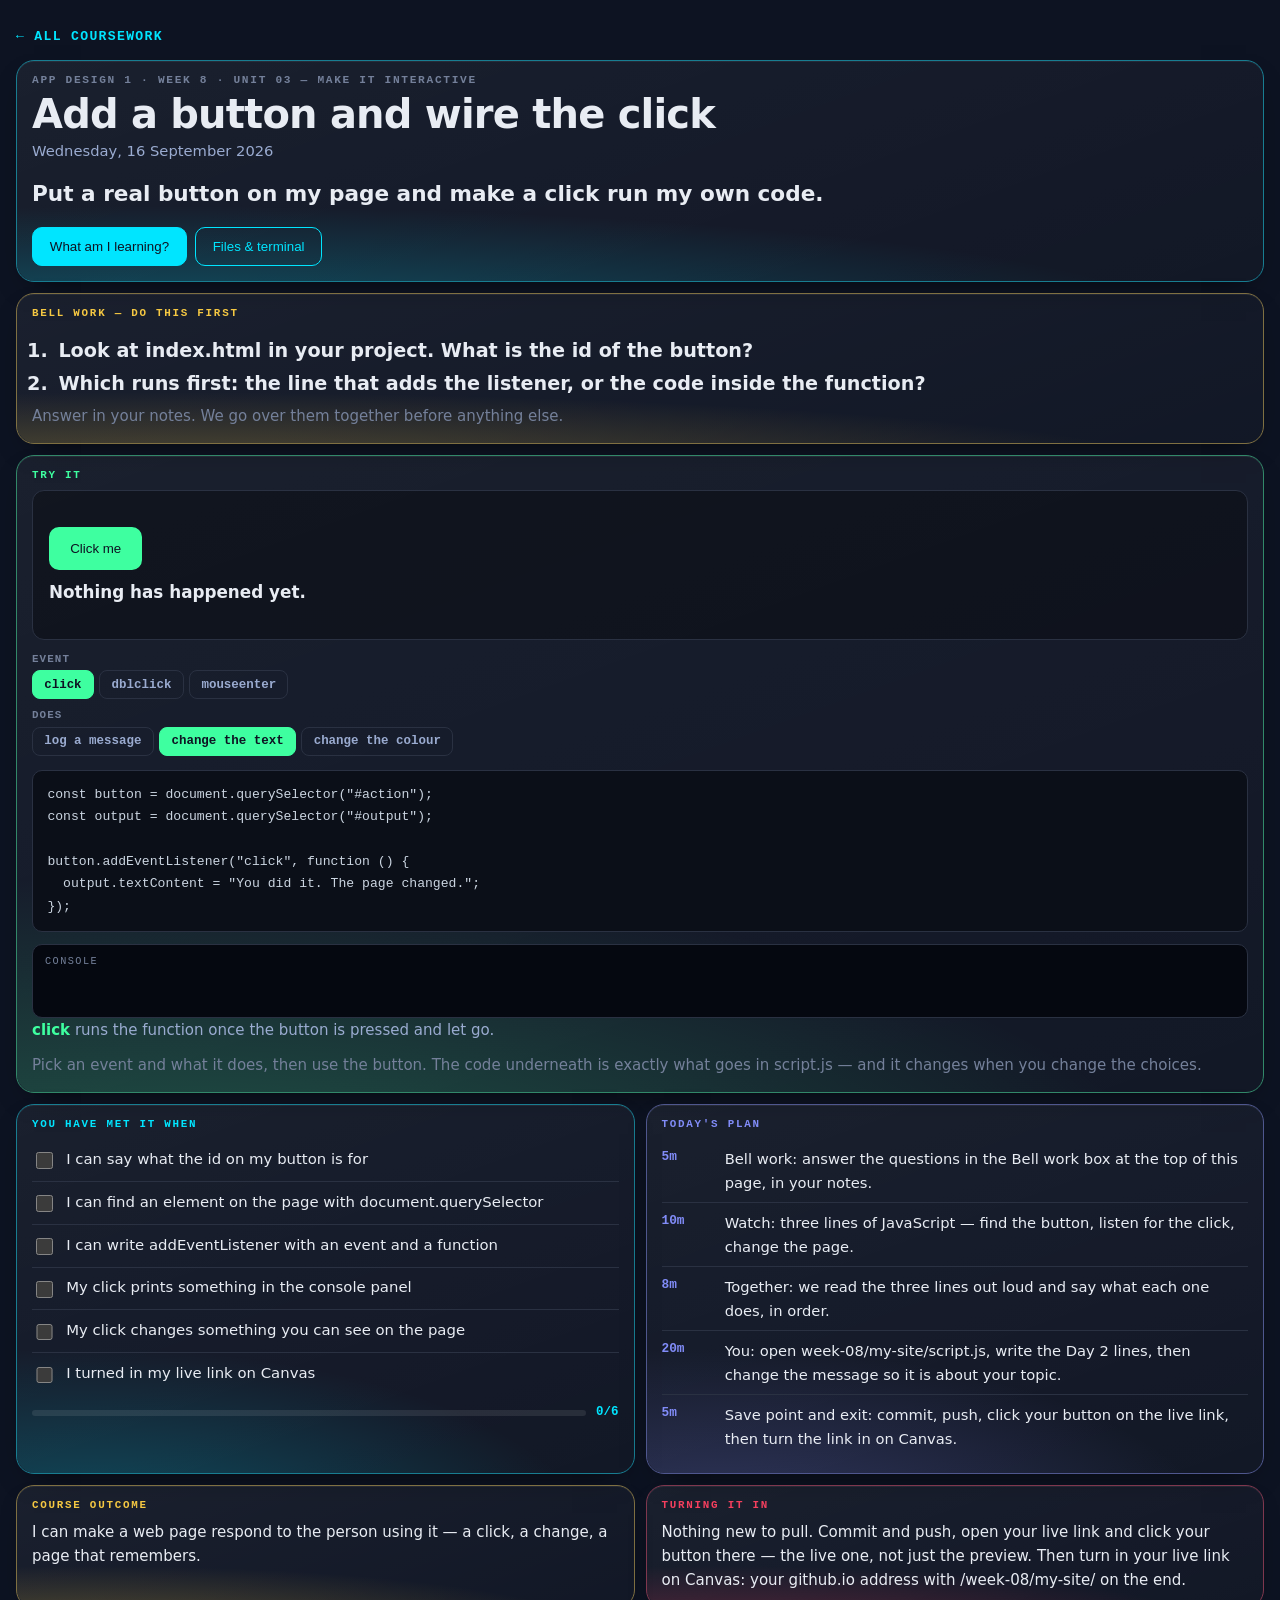
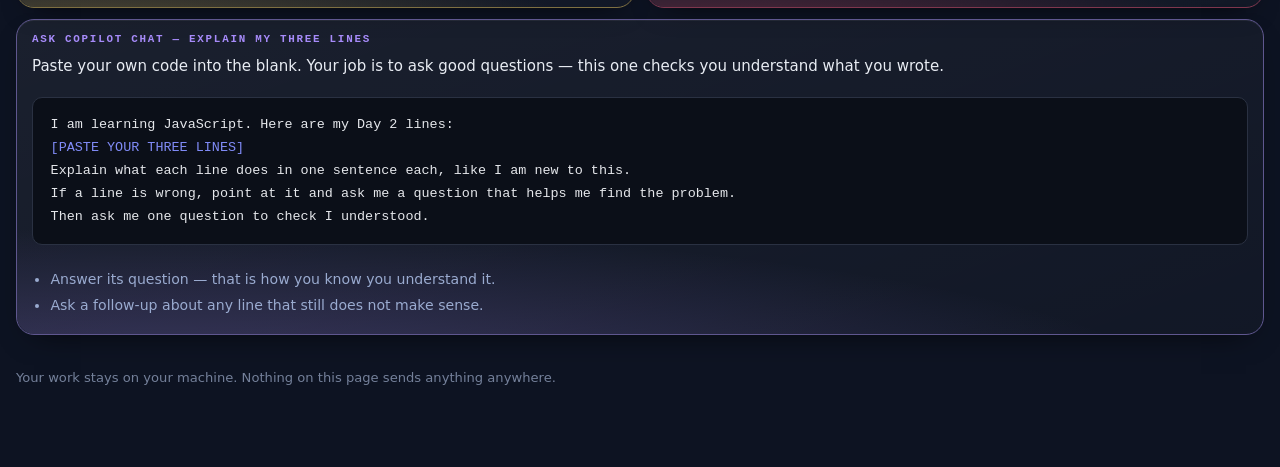
<file: week-08/day-2/index.html>
<!doctype html>
<html lang="en">
<head>
<meta charset="utf-8">
<meta name="viewport" content="width=device-width,initial-scale=1">
<title>Add a button and wire the click — App Design 1</title>
<meta name="color-scheme" content="dark">
<style>
:root{--acc:var(--ss-cyan,#00e5ff)}
*{box-sizing:border-box}
body{margin:0;background:var(--ss-void,#0d1322);color:var(--ss-bone,#e8ecf3);
  font:16px/1.6 var(--ss-body,"Inter",system-ui,sans-serif);padding:1.4rem 1rem 5rem}
.wrap{max-width:96rem;margin:0 auto}
a.back{display:inline-block;color:var(--acc);text-decoration:none;font:600 .82rem/1 var(--ss-mono,ui-monospace,monospace);
  letter-spacing:.1em;text-transform:uppercase;margin:0 0 1rem}

/* ── the grid: the dashboard's, verbatim in behaviour ───────────────────── */
.bento{display:grid;gap:11px;grid-template-columns:repeat(4,minmax(0,1fr));align-items:stretch}
.bento > *{grid-column:span 2}
.bento > .w1{grid-column:span 1}
.bento > .w4{grid-column:span 4}
/* Height-matching only helps when the tiles in a row are already close. On a phone
   two tiles share a row and one of them is a five-item plan — stretched, its short
   neighbour grew 729px of empty gradient. Ragged is correct at this size. */
@media (max-width:760px){.bento{grid-template-columns:repeat(6,minmax(0,1fr));gap:7px;align-items:start}
  .bento > *{grid-column:span 3} .bento > .w1{grid-column:span 3} .bento > .w4{grid-column:span 6}}
@media (min-width:1500px){.bento{grid-template-columns:repeat(8,minmax(0,1fr))}
  .bento > *{grid-column:span 2} .bento > .w1{grid-column:span 2} .bento > .w4{grid-column:span 8}
  /* the lab keeps six columns and the criteria ride alongside it, so the widest
     screen gains density rather than gaining empty space */
  .bento > .lab{grid-column:span 6} .bento > .lab + *{grid-column:span 2}
  /* The plan is five rows of prose next to two tiles of three lines each. Stretched
     into one row the short pair inflate into dead space, which looks worse than the
     raggedness it was fixing. So the plan takes a narrow column two rows tall and the
     other two stack beside it — the row fills, nothing is padded out to match. */
  .bento > .t-plan{grid-column:span 3;grid-row:span 2}
  .bento > .t-clo, .bento > .t-turn{grid-column:span 5}}

/* ── the tile ───────────────────────────────────────────────────────────── */
.tl{position:relative;overflow:hidden;border-radius:18px;padding:14px 15px 15px;display:flex;flex-direction:column;
  background:linear-gradient(160deg,rgba(255,255,255,.055),rgba(255,255,255,.02));
  border:1px solid color-mix(in srgb, var(--acc) 42%, var(--ss-border,#2a3142));
  box-shadow:0 1px 0 rgba(255,255,255,.06) inset,0 12px 30px -18px rgba(0,0,0,.9);
  transition:transform .16s var(--ss-ease,cubic-bezier(.2,.7,.3,1)),border-color .16s}
.tl::after{content:"";position:absolute;inset:0;pointer-events:none;border-radius:inherit;
  background:radial-gradient(125% 85% at 12% 122%, var(--acc) 0%, transparent 66%);opacity:.30}
.tl > *{position:relative;z-index:1}
.k{display:block;font:600 .68rem/1 var(--ss-mono,ui-monospace,monospace);letter-spacing:.16em;
  text-transform:uppercase;color:var(--acc);margin:0 0 .55rem}

/* hero */
.hero{--acc:var(--ss-cyan,#00e5ff)}
.hero .eyebrow{font:600 .7rem/1 var(--ss-mono,ui-monospace,monospace);letter-spacing:.15em;
  text-transform:uppercase;color:var(--ss-faint,#74809a)}
.hero h1{font-family:var(--ss-display,"Syne",system-ui,sans-serif);font-size:clamp(1.5rem,3.4vw,2.5rem);
  line-height:1.08;letter-spacing:-.02em;margin:.45rem 0 .2rem}
.hero .when{color:var(--ss-mist,#9aabd0);font-size:.92rem;margin:0 0 1rem}
.hero .slo{font-size:clamp(1.05rem,1.7vw,1.35rem);font-weight:600;line-height:1.42;margin:0;max-width:52rem}
.hero .row{display:flex;flex-wrap:wrap;gap:.5rem;margin-top:1.1rem}

button.b{cursor:pointer;font:600 .84rem/1 inherit;padding:.7rem 1.05rem;border-radius:10px;
  border:1px solid var(--acc);background:transparent;color:var(--acc);transition:background .15s,color .15s}
button.b:hover{background:var(--acc);color:var(--ss-void,#0d1322)}
button.b.solid{background:var(--acc);color:var(--ss-void,#0d1322)}
button.b.solid:hover{filter:brightness(1.12)}
a.b{display:inline-block;text-decoration:none}

/* success criteria */
.sc{list-style:none;margin:0;padding:0}
.sc li{border-bottom:1px solid var(--ss-border,#2a3142)}
.sc li:last-child{border-bottom:0}
.sc label{display:flex;gap:.65rem;align-items:flex-start;padding:.55rem 0;cursor:pointer;font-size:.93rem}
.sc input{margin-top:.28rem;width:1.05rem;height:1.05rem;accent-color:var(--acc);flex:none}
.sc input:checked + span{color:var(--ss-faint,#74809a);text-decoration:line-through}
.prog{display:flex;align-items:center;gap:.6rem;margin-top:.7rem}
.prog .bar{flex:1;height:6px;border-radius:99px;background:rgba(255,255,255,.09);overflow:hidden}
.prog .bar i{display:block;height:100%;width:0;background:var(--acc);transition:width .25s}
.prog b{font:700 .78rem/1 var(--ss-mono,ui-monospace,monospace);color:var(--acc)}

/* plan */
.plan{list-style:none;margin:0;padding:0}
.plan li{display:flex;gap:.75rem;padding:.5rem 0;border-bottom:1px solid var(--ss-border,#2a3142);font-size:.92rem}
.plan li:last-child{border-bottom:0}
.plan .m{flex:none;width:3.2rem;font:700 .8rem/1.55 var(--ss-mono,ui-monospace,monospace);color:var(--acc)}

/* generic tile text */
.tl p{margin:0 0 .7rem;font-size:.94rem}.tl p:last-child{margin:0}
.tl .big{font-size:1.02rem;line-height:1.5}

/* ── the lab ────────────────────────────────────────────────────────────── */
.lab{--acc:var(--ss-green,#3effa0)}
.lab .stage{background:rgba(0,0,0,.32);border:1px solid var(--ss-border,#2a3142);border-radius:12px;
  padding:16px;min-height:0;height:clamp(150px,20vh,190px);display:flex}
.lab .stage .fx{flex:1;display:flex;gap:10px;transition:all .28s var(--ss-ease,cubic-bezier(.2,.7,.3,1))}
.lab .box{background:color-mix(in srgb,var(--acc) 30%,transparent);border:1px solid var(--acc);
  border-radius:9px;padding:.7rem .9rem;font:700 .82rem/1.3 var(--ss-mono,ui-monospace,monospace);
  color:var(--ss-bone,#e8ecf3);display:grid;place-items:center;transition:all .28s}
.lab .box.b2{min-height:64px}.lab .box.b3{min-height:88px}
.ctrls{margin-top:.9rem;display:grid;gap:.7rem}
.ctrl .cn{font:600 .68rem/1 var(--ss-mono,ui-monospace,monospace);letter-spacing:.1em;text-transform:uppercase;
  color:var(--ss-faint,#74809a);margin-bottom:.35rem}
.seg{display:flex;flex-wrap:wrap;gap:.35rem}
.seg button{cursor:pointer;font:600 .78rem/1 var(--ss-mono,ui-monospace,monospace);padding:.45rem .7rem;
  border-radius:8px;border:1px solid var(--ss-border,#2a3142);background:transparent;color:var(--ss-mist,#9aabd0)}
.seg button[aria-pressed=true]{background:var(--acc);border-color:var(--acc);color:var(--ss-void,#0d1322)}
.readout{margin-top:.9rem;background:#0b0f18;border:1px solid var(--ss-border,#2a3142);border-radius:10px;
  padding:.8rem .9rem;font:.82rem/1.7 var(--ss-mono,ui-monospace,monospace);color:#cbd5e1;overflow-x:auto}
.readout .p{color:var(--ss-peri,#818cf8)}.readout .v{color:var(--ss-green,#3effa0)}
.axis{margin-top:.75rem;font-size:.87rem;color:var(--ss-mist,#9aabd0)}
.axis b{color:var(--acc)}
.slid{width:100%;accent-color:var(--acc)}

/* ── modal ──────────────────────────────────────────────────────────────── */
dialog{border:none;padding:0;background:transparent;max-width:min(46rem,94vw);width:100%}
dialog::backdrop{background:rgba(6,9,16,.74)}
.sheet{background:var(--ss-ink,#161d31);border:1px solid var(--ss-border,#2a3142);border-radius:18px;
  padding:1.4rem 1.5rem;color:var(--ss-bone,#e8ecf3);max-height:84vh;overflow:auto}
.sheet h3{font-family:var(--ss-display,"Syne",system-ui,sans-serif);font-size:1.25rem;margin:0 0 .8rem}
.sheet p{font-size:.98rem;margin:0 0 .9rem}
.sheet .x{position:sticky;top:0;float:right;cursor:pointer;background:transparent;border:1px solid var(--ss-border,#2a3142);
  color:var(--ss-mist,#9aabd0);border-radius:8px;font:600 .75rem/1 var(--ss-mono,ui-monospace,monospace);padding:.45rem .6rem}
.sheet img{width:100%;height:auto;border-radius:10px;border:1px solid var(--ss-border,#2a3142)}
pre.code{background:#0b0f18;border:1px solid var(--ss-border,#2a3142);border-radius:10px;padding:1rem 1.1rem;
  overflow-x:auto;font:.84rem/1.7 var(--ss-mono,ui-monospace,monospace);color:#e5e7eb;margin:.5rem 0;position:relative}
pre.code b{color:var(--ss-peri,#818cf8);font-weight:400}
.codewrap{position:relative}
.codewrap .cp{position:absolute;top:.55rem;right:.55rem;cursor:pointer;border:1px solid #3b4252;background:#1c2230;
  color:var(--ss-peri,#818cf8);font:600 .72rem/1 var(--ss-mono,ui-monospace,monospace);letter-spacing:.06em;
  text-transform:uppercase;padding:.42rem .65rem;border-radius:6px}
.codewrap .cp.ok{background:#064e3b;border-color:#10b981;color:#6ee7b7}
.files{list-style:none;margin:.5rem 0 0;padding:0}
.files li{padding:.5rem 0;border-top:1px solid var(--ss-border,#2a3142)}
.files a{color:var(--acc);font:600 .9rem/1.5 var(--ss-mono,ui-monospace,monospace);text-decoration:none}
.files span{display:block;color:var(--ss-faint,#74809a);font-size:.85rem;margin-top:.1rem}
.who{display:flex;gap:.7rem;flex-wrap:wrap;margin:0 0 .8rem}
.who label{flex:1 1 9rem;font:600 .7rem/1 var(--ss-mono,ui-monospace,monospace);letter-spacing:.08em;
  text-transform:uppercase;color:var(--ss-faint,#74809a)}
.who input{display:block;width:100%;margin-top:.35rem;padding:.55rem .65rem;font:inherit;color:var(--ss-bone,#e8ecf3);
  background:rgba(0,0,0,.3);border:1px solid var(--ss-border,#2a3142);border-radius:8px}
.who input:focus{outline:none;border-color:var(--acc)}
.hint{color:var(--ss-faint,#74809a);font-size:.85rem;margin:.6rem 0 0}
footer{max-width:96rem;margin:2rem auto 0;color:var(--ss-faint,#74809a);font-size:.82rem}

/* ── JavaScript labs ────────────────────────────────────────────────────────
   A JavaScript day has no box to push around; what it has is a console that talks back.
   So these labs carry a small console, styled like the real one, and every lab's readout
   is the exact code the student would type into script.js. */
.lab .jsrow{display:flex;flex-wrap:wrap;gap:.6rem;align-items:center;width:100%}
.lab .jsin{flex:1;min-width:10rem;padding:.65rem .8rem;border-radius:9px;border:1px solid var(--ss-border,#2a3142);
  background:rgba(0,0,0,.35);color:var(--ss-bone,#e8ecf3);font:.95rem var(--ss-mono,ui-monospace,monospace)}
.lab .jsin:focus{outline:none;border-color:var(--acc)}
.lab .demo{font:700 .95rem/1 inherit;background:var(--acc);color:#0d1322;border:2px solid var(--acc);
  border-radius:10px;padding:.75rem 1.2rem;cursor:pointer;transition:filter .15s,transform .1s}
.lab .demo:hover{filter:brightness(1.12)}.lab .demo:active{transform:translateY(2px)}
.lab .demo:focus-visible{outline:none;box-shadow:0 0 0 4px rgba(255,255,255,.35)}
.lab .val{font:700 clamp(1.3rem,3vw,2.1rem)/1.15 var(--ss-display,system-ui,sans-serif);color:var(--ss-bone,#e8ecf3)}
.lab .stage.col{flex-direction:column;align-items:flex-start;justify-content:center;gap:.8rem;height:auto;min-height:150px}
.devcon{margin-top:.8rem;background:#050810;border:1px solid var(--ss-border,#2a3142);border-radius:10px;
  min-height:4.6rem;max-height:9rem;overflow:auto;padding:.5rem .75rem;font:.8rem/1.6 var(--ss-mono,ui-monospace,monospace)}
.devcon .hd{color:var(--ss-faint,#74809a);font-size:.64rem;letter-spacing:.14em;text-transform:uppercase;margin-bottom:.25rem}
.devcon .ok{color:#e5e7eb}.devcon .ok::before{content:"› ";color:var(--ss-faint,#74809a)}
.devcon .err{color:#fca5a5;background:rgba(244,63,94,.12);border-radius:5px;padding:0 .35rem}

/* ── Bell work ──────────────────────────────────────────────────────────── */
.bellq{margin:.2rem 0 0;padding-left:1.4rem;font-size:clamp(1rem,1.5vw,1.2rem);font-weight:600;line-height:1.45}
.bellq li{margin:.35rem 0;padding-left:.25rem}

/* ── Ask Copilot Chat ───────────────────────────────────────────────────── */
.t-prompt pre.code{white-space:pre-wrap}
.t-prompt .rules{margin:.7rem 0 0;padding-left:1.15rem;font-size:.88rem;color:var(--ss-mist,#9aabd0)}
.t-prompt .rules li{margin:.2rem 0}
</style>
</head>
<body>
<div class="wrap">
  <a class="back" href="../../">&larr; All coursework</a>
  <div class="bento">
    <section class="tl hero w4">
      <div class="eyebrow">App Design 1 &middot; Week 8 &middot; Unit 03 — Make it interactive</div>
      <h1>Add a button and wire the click</h1>
      <p class="when">Wednesday, 16 September 2026</p>
      <p class="slo">Put a real button on my page and make a click run my own code.</p>
      <div class="row">
        <button class="b solid" data-open="m-read" type="button">What am I learning?</button>

        <button class="b" data-open="m-files" type="button">Files &amp; terminal</button>
      </div>
    </section>
    <section class="tl w4 t-bell" style="--acc:var(--ss-gold,#f5c842)">
      <span class="k">Bell work — do this first</span>
      <ol class="bellq"><li>Look at index.html in your project. What is the id of the button?</li><li>Which runs first: the line that adds the listener, or the code inside the function?</li></ol>
      <p class="hint">Answer in your notes. We go over them together before anything else.</p>
    </section>
    <section class="tl lab w4" id="lab" data-lab="click">
      <span class="k">Try it</span>
      <div class="stage col">
        <button class="demo" id="cbtn" type="button">Click me</button>
        <p class="val" id="ctext" style="font-size:1.05rem;margin:0">Nothing has happened yet.</p>
      </div>
      <div class="ctrls">
        <div class="ctrl"><div class="cn">event</div><div class="seg" data-prop="event">
      <button type="button" data-v="click" aria-pressed="true">click</button><button type="button" data-v="dblclick" aria-pressed="false">dblclick</button><button type="button" data-v="mouseenter" aria-pressed="false">mouseenter</button>
    </div></div>
        <div class="ctrl"><div class="cn">does</div><div class="seg" data-prop="does">
      <button type="button" data-v="log" aria-pressed="false">log a message</button><button type="button" data-v="text" aria-pressed="true">change the text</button><button type="button" data-v="colour" aria-pressed="false">change the colour</button>
    </div></div>
      </div>
      <div class="readout" id="ro"></div>
      <div class="devcon" id="cout"><div class="hd">Console</div></div>
      <p class="axis" id="axis"></p>
      <p class="hint">Pick an event and what it does, then use the button. The code underneath is exactly what goes in script.js — and it changes when you change the choices.</p>
    </section>
    <section class="tl">
      <span class="k">You have met it when</span>
      <ul class="sc"><li><label><input type="checkbox" data-sc="0"><span>I can say what the id on my button is for</span></label></li><li><label><input type="checkbox" data-sc="1"><span>I can find an element on the page with document.querySelector</span></label></li><li><label><input type="checkbox" data-sc="2"><span>I can write addEventListener with an event and a function</span></label></li><li><label><input type="checkbox" data-sc="3"><span>My click prints something in the console panel</span></label></li><li><label><input type="checkbox" data-sc="4"><span>My click changes something you can see on the page</span></label></li><li><label><input type="checkbox" data-sc="5"><span>I turned in my live link on Canvas</span></label></li></ul>
      <div class="prog"><div class="bar"><i id="scbar"></i></div><b id="scnum">0/6</b></div>
    </section>
    <section class="tl t-plan" style="--acc:var(--ss-peri,#818cf8)">
      <span class="k">Today's plan</span>
      <ul class="plan"><li><span class="m">5m</span><span>Bell work: answer the questions in the Bell work box at the top of this page, in your notes.</span></li><li><span class="m">10m</span><span>Watch: three lines of JavaScript — find the button, listen for the click, change the page.</span></li><li><span class="m">8m</span><span>Together: we read the three lines out loud and say what each one does, in order.</span></li><li><span class="m">20m</span><span>You: open week-08/my-site/script.js, write the Day 2 lines, then change the message so it is about your topic.</span></li><li><span class="m">5m</span><span>Save point and exit: commit, push, click your button on the live link, then turn the link in on Canvas.</span></li></ul>
    </section>
    <section class="tl t-clo" style="--acc:var(--ss-gold,#f5c842)">
      <span class="k">Course outcome</span><p>I can make a web page respond to the person using it — a click, a change, a page that remembers.</p>
    </section>
    <section class="tl t-turn" style="--acc:var(--ss-rose,#f43f5e)">
      <span class="k">Turning it in</span><p>Nothing new to pull. Commit and push, open your live link and click your button there — the live one, not just the preview. Then turn in your live link on Canvas: your github.io address with /week-08/my-site/ on the end.</p>
    </section>
    <section class="tl w4 t-prompt" style="--acc:var(--ss-violet,#a78bfa)">
      <span class="k">Ask Copilot Chat — explain my three lines</span>
      <p>Paste your own code into the blank. Your job is to ask good questions — this one checks you understand what you wrote.</p>
      <div class="codewrap"><button class="cp" type="button">Copy</button><pre class="code">I am learning JavaScript. Here are my Day 2 lines:
<b>[PASTE YOUR THREE LINES]</b>
Explain what each line does in one sentence each, like I am new to this.
If a line is wrong, point at it and ask me a question that helps me find the problem.
Then ask me one question to check I understood.</pre></div>
      <ul class="rules"><li>Answer its question — that is how you know you understand it.</li><li>Ask a follow-up about any line that still does not make sense.</li></ul>
    </section>
  </div>
  <footer>Your work stays on your machine. Nothing on this page sends anything anywhere.</footer>
</div>

  <dialog id="m-read"><div class="sheet"><button class="x" data-close type="button">Close</button>
    <h3>What am I learning?</h3><p>Three lines today, and they are the three lines behind nearly every button on the internet.</p><p>The first finds the button. Every element can have an id, and document.querySelector(&quot;#action&quot;) means “find the thing whose id is action.” The # is what says id — leave it off and JavaScript finds nothing.</p><p>The second listens. addEventListener(&quot;click&quot;, function () { … }) means “when this is clicked, run the code inside the curly brackets.” Here is the part that surprises people: that code does not run when the page loads. It sits there waiting. It only runs when the click actually happens.</p><p>The third changes what you see. textContent is the words inside an element, and setting it swaps them for new ones. That is the moment your page responds to a person.</p></div></dialog>



  <dialog id="m-files"><div class="sheet"><button class="x" data-close type="button">Close</button>
    <h3>Files &amp; terminal</h3>
    <p>Everything for this week is already in your week folder.</p>

    <h3 style="margin-top:1.3rem">Get the whole week — once</h3>
    <p>The whole week comes down in one go — all four days and the project you build in. Run this once, on Tuesday, in the terminal at the bottom of your Codespace.</p>
    <div class="codewrap"><button class="cp" type="button">Copy</button><pre class="code"><b># the whole week in one go — do this once</b>
npx degit coltonsharp-dev/ALA2627-ASD-Coursework/week-08 week-08
cd week-08/my-site
python -m http.server 8000</pre></div>
    <p>Wednesday to Friday there is nothing to pull. Your project is already in week-08/my-site — open it, start the preview with the last line, and keep going.</p>
    <p class="hint">Terminal not co-operating? The Week 8 page has a Download button for the same project. Use it and keep going — do not lose a period to a command.</p>
  </div></dialog>
<script>
var NL = String.fromCharCode(10);
var RC = null;

/* modals */
document.querySelectorAll("[data-open]").forEach(function(b){
  b.addEventListener("click", function(){
    var d = document.getElementById(b.getAttribute("data-open"));
    if (d && d.showModal) d.showModal();
  });
});
document.querySelectorAll("[data-close]").forEach(function(b){
  b.addEventListener("click", function(){ b.closest("dialog").close(); });
});
document.querySelectorAll("dialog").forEach(function(d){
  d.addEventListener("click", function(e){ if (e.target === d) d.close(); });
});

/* success criteria progress */
var scBoxes = [].slice.call(document.querySelectorAll("input[data-sc]"));
var scBar = document.getElementById("scbar"), scNum = document.getElementById("scnum");
function scSync(){
  var n = scBoxes.filter(function(b){ return b.checked; }).length;
  if (scBar) scBar.style.width = (scBoxes.length ? (n / scBoxes.length) * 100 : 0) + "%";
  if (scNum) scNum.textContent = n + "/" + scBoxes.length;
}
scBoxes.forEach(function(b){ b.addEventListener("change", scSync); });
scSync();

/* copy buttons */
document.querySelectorAll(".codewrap .cp").forEach(function(b){
  b.addEventListener("click", function(){
    var t = b.parentElement.querySelector("pre").innerText;
    function done(){ b.textContent = "Copied"; b.classList.add("ok");
      setTimeout(function(){ b.textContent = "Copy"; b.classList.remove("ok"); }, 1600); }
    function fb(){ var r = document.createRange(); r.selectNodeContents(b.parentElement.querySelector("pre"));
      var s = getSelection(); s.removeAllRanges(); s.addRange(r); b.textContent = "Press Ctrl+C";
      setTimeout(function(){ b.textContent = "Copy"; }, 2200); }
    if (navigator.clipboard) navigator.clipboard.writeText(t).then(done, fb); else fb();
  });
});

/* ---- labs ---- */
var fx = document.getElementById("fx"), ro = document.getElementById("ro"), axis = document.getElementById("axis");
var state = {};
function segWire(onChange){
  document.querySelectorAll(".seg").forEach(function(seg){
    var prop = seg.getAttribute("data-prop");
    var pressed = seg.querySelector("[aria-pressed=true]");
    state[prop] = pressed ? pressed.getAttribute("data-v") : null;
    seg.querySelectorAll("button").forEach(function(btn){
      btn.addEventListener("click", function(){
        seg.querySelectorAll("button").forEach(function(o){ o.setAttribute("aria-pressed", "false"); });
        btn.setAttribute("aria-pressed", "true");
        state[prop] = btn.getAttribute("data-v");
        onChange();
      });
    });
  });
  onChange();
}
function css(rules){
  return rules.map(function(r){
    return '<span class="p">' + r[0] + '</span>: <span class="v">' + r[1] + '</span>;';
  }).join("<br>");
}

if (fx && document.querySelector('.seg[data-prop="flex-direction"]')) {
  segWire(function(){
    fx.style.flexDirection  = state["flex-direction"];
    fx.style.justifyContent = state["justify-content"];
    fx.style.alignItems     = state["align-items"];
    ro.innerHTML = ".cards {<br>&nbsp;&nbsp;" + css([
      ["display","flex"],["flex-direction",state["flex-direction"]],
      ["justify-content",state["justify-content"]],["align-items",state["align-items"]]
    ]).split("<br>").join("<br>&nbsp;&nbsp;") + "<br>}";
    var col = state["flex-direction"] === "column";
    axis.innerHTML = col
      ? "Direction is <b>column</b>, so the main axis runs <b>down</b>. justify-content is now moving things <b>vertically</b> and align-items is moving them <b>across</b>. They swapped."
      : "Direction is <b>row</b>, so the main axis runs <b>across</b>. justify-content moves things <b>horizontally</b>, align-items moves them <b>vertically</b>.";
  });
}

if (fx && document.querySelector('.seg[data-prop="tool"]')) {
  var b1 = document.getElementById("sb1"), b2 = document.getElementById("sb2"), b3 = document.getElementById("sb3");
  segWire(function(){
    var n = state["size"] + "px", tool = state["tool"];
    fx.style.gap = tool === "gap" ? n : "0px";
    [b1,b2,b3].forEach(function(b){
      b.style.padding = tool === "padding" ? n : "0.7rem 0.9rem";
      b.style.margin  = tool === "margin"  ? n : "0px";
    });
    ro.innerHTML = tool === "gap"
      ? ".cards {<br>&nbsp;&nbsp;" + css([["display","flex"],["gap",n]]).split("<br>").join("<br>&nbsp;&nbsp;") + "<br>}"
      : ".card {<br>&nbsp;&nbsp;" + css([[tool,n]]) + "<br>}";
    axis.innerHTML = tool === "gap"
      ? "<b>gap</b> sits between the boxes and adds nothing to the outside edges. It only works because the parent is a flex container."
      : tool === "padding"
        ? "<b>padding</b> is inside each box, so the boxes grow. The space between them has not changed."
        : "<b>margin</b> is outside each box, so it pushes the neighbours away &mdash; and it also pushes against the container edge, which gap does not.";
  });
}

if (document.getElementById("dbtn")) {
  var ro2 = document.getElementById("ro");
  ro2.innerHTML = ".btn:hover&nbsp;&nbsp;&nbsp;&nbsp;{ " + '<span class="p">filter</span>: <span class="v">brightness(1.15)</span>;' + " }<br>" +
    ".btn:focus-visible { " + '<span class="p">box-shadow</span>: <span class="v">0 0 0 4px</span>;' + " }<br>" +
    ".btn:active&nbsp;&nbsp;&nbsp;{ " + '<span class="p">transform</span>: <span class="v">translateY(2px)</span>;' + " }";
}

/* ---- JavaScript labs ---- */
function escH(t){ return String(t).split("&").join("&amp;").split("<").join("&lt;").split(">").join("&gt;"); }
var cout = document.getElementById("cout");
function logLine(text, bad){
  if (!cout) return;
  var row = document.createElement("div"); row.className = bad ? "err" : "ok"; row.textContent = text;
  cout.appendChild(row); cout.scrollTop = cout.scrollHeight;
}

if (document.querySelector('[data-lab="console"]')) {
  var cin = document.getElementById("cin");
  var cline = function(){
    var msg = cin.value;
    return state["quotes"] === "forgot" ? "console.log(" + msg + ");" : 'console.log("' + msg + '");';
  };
  segWire(function(){ ro.innerHTML = '<span class="p">// script.js</span><br>' + escH(cline()); });
  cin.addEventListener("input", function(){ ro.innerHTML = '<span class="p">// script.js</span><br>' + escH(cline()); });
  document.getElementById("crun").addEventListener("click", function(){
    var msg = cin.value;
    if (state["quotes"] === "forgot") {
      /* the real browser error, not a made-up one: one word is a name nobody defined;
         several words are not even valid code, so the browser stops before running it */
      var parts = msg.trim().split(" ").filter(function(w){ return w.length; });
      if (parts.length > 1) {
        logLine("Uncaught SyntaxError: missing ) after argument list", true);
        axis.innerHTML = "Red. Without quotes, JavaScript reads <b>" + escH(parts[0]) + " " + escH(parts[1]) + "</b> as code, and that is not valid code &mdash; so nothing in the file runs. Quotes mean <b>this is text</b>.";
      } else {
        var word = parts[0] || "message";
        logLine("Uncaught ReferenceError: " + word + " is not defined", true);
        axis.innerHTML = "Red. Without quotes JavaScript thinks <b>" + escH(word) + "</b> is the name of something, and nothing has that name. Quotes mean <b>this is text</b>.";
      }
    } else {
      logLine(msg, false);
      axis.innerHTML = "It printed. That is JavaScript talking back to you &mdash; every day this week starts here.";
    }
  });
}

if (document.querySelector('[data-lab="click"]')) {
  var kb = document.getElementById("cbtn"), kt = document.getElementById("ctext");
  var kcol = ["#3effa0", "#f5c842", "#818cf8", "#f43f5e"], kci = 0, kev = null;
  var kdo = function(){
    var d = state["does"];
    if (d === "log") logLine("The button was used (" + state["event"] + ")", false);
    if (d === "text") kt.textContent = "You did it. The page changed.";
    if (d === "colour") { kci = (kci + 1) % kcol.length; kb.style.background = kcol[kci]; kb.style.borderColor = kcol[kci]; }
  };
  segWire(function(){
    if (kev) kb.removeEventListener(kev, kdo);
    kev = state["event"]; kb.addEventListener(kev, kdo);
    kt.textContent = "Nothing has happened yet."; kb.style.background = ""; kb.style.borderColor = "";
    var inner = state["does"] === "log" ? 'console.log("The button was used");'
      : state["does"] === "text" ? 'output.textContent = "You did it. The page changed.";'
      : 'button.style.background = "gold";';
    var lines = ['const button = document.querySelector("#action");'];
    if (state["does"] === "text") lines.push('const output = document.querySelector("#output");');
    lines.push("");
    lines.push('button.addEventListener("' + kev + '", function () {');
    ro.innerHTML = lines.map(escH).join("<br>") + "<br>&nbsp;&nbsp;" + escH(inner) + "<br>" + escH("});");
    axis.innerHTML = kev === "click" ? "<b>click</b> runs the function once the button is pressed and let go."
      : kev === "dblclick" ? "<b>dblclick</b> needs two quick clicks. Try one click &mdash; nothing happens now."
      : "<b>mouseenter</b> runs the moment the pointer arrives. No click at all.";
  });
}

if (document.querySelector('[data-lab="state"]')) {
  var sb = document.getElementById("sbtn"), sv = document.getElementById("sval");
  var count = 0, isOn = false, spot = 0, msgs = ["Go team!", "Practice starts at 3", "Big game Friday"];
  var sdraw = function(){
    var f = state["feature"], code = [];
    if (f === "counter") { sv.textContent = String(count); sb.textContent = "Add one";
      code = ["let count = " + count + ";", "", "function addOne() {", "  count = count + 1;", "  output.textContent = count;", "}", "", 'button.addEventListener("click", addOne);']; }
    if (f === "toggle") { sv.textContent = isOn ? "ON" : "OFF"; sb.textContent = "Switch";
      code = ["let isOn = " + isOn + ";", "", "function flip() {", "  isOn = !isOn;", '  output.textContent = isOn ? "ON" : "OFF";', "}", "", 'button.addEventListener("click", flip);']; }
    if (f === "messages") { sv.textContent = msgs[spot]; sb.textContent = "Next";
      code = ['let messages = ["Go team!", "Practice starts at 3", "Big game Friday"];', "let spot = " + spot + ";", "", "function next() {", "  spot = (spot + 1) % messages.length;", "  output.textContent = messages[spot];", "}", "", 'button.addEventListener("click", next);']; }
    ro.innerHTML = code.map(function(l){ return escH(l).split("  ").join("&nbsp;&nbsp;"); }).join("<br>");
  };
  sb.addEventListener("click", function(){
    var f = state["feature"];
    if (f === "counter") count = count + 1;
    if (f === "toggle") isOn = !isOn;
    if (f === "messages") spot = (spot + 1) % msgs.length;
    sdraw();
    axis.innerHTML = "Look at the first line: the value changed. <b>That is a variable</b> &mdash; the page remembering something between clicks.";
  });
  segWire(sdraw);
}

/* receipt */
var rcGo = document.getElementById("rc-go");
if (rcGo) rcGo.addEventListener("click", function(){
  var name = (document.getElementById("rc-name").value || "").trim();
  var period = (document.getElementById("rc-period").value || "").trim();
  var msg = document.getElementById("rc-msg");
  if (!name) { msg.textContent = "Put your name in first — the receipt is no use without it."; return; }
  var boxes = [].slice.call(document.querySelectorAll("input[data-rc]"));
  var items = boxes.map(function(b){
    return { done: b.checked, text: b.parentElement.querySelector("span").textContent.trim() };
  });
  var doneN = items.filter(function(i){ return i.done; }).length;
  var L = [];
  L.push("RECEIPT — " + RC.course);
  L.push(RC.title);
  L.push("Week " + RC.week + " · Day " + RC.day + " · " + RC.date);
  L.push("");
  L.push("Name:      " + name);
  L.push("Period:    " + (period || "not given"));
  L.push("Finished:  " + new Date().toLocaleString());
  L.push("Completed: " + doneN + " of " + items.length);
  L.push("");
  L.push("WHAT I DID");
  items.forEach(function(i, n){ L.push("  [" + (i.done ? "x" : " ") + "] " + (n + 1) + ". " + i.text); });
  L.push("");
  var basis = name + "|" + period + "|" + RC.day + "|" + items.map(function(i){ return i.done ? 1 : 0; }).join("");
  var h = 0; for (var k = 0; k < basis.length; k++) { h = ((h << 5) - h + basis.charCodeAt(k)) | 0; }
  L.push("check: " + (h >>> 0).toString(36).toUpperCase());
  L.push("(If this line is edited it will not match the answers above.)");
  var a = document.createElement("a");
  a.href = URL.createObjectURL(new Blob([L.join(NL)], { type: "text/plain" }));
  a.download = RC.file + "-" + name.toLowerCase().replace(/[^a-z0-9]+/g, "-").replace(/^-|-$/g, "") + ".txt";
  document.body.appendChild(a); a.click(); a.remove();
  msg.textContent = "Downloaded. Upload that file to the assignment.";
});
const titleButton = document.querySelector("#titleButton");
2
 
3
titleButton.addEventListener("click", function () {
4
document.title = "My Basketball Website";
5
});
</script>
</body>
</html>
</file>
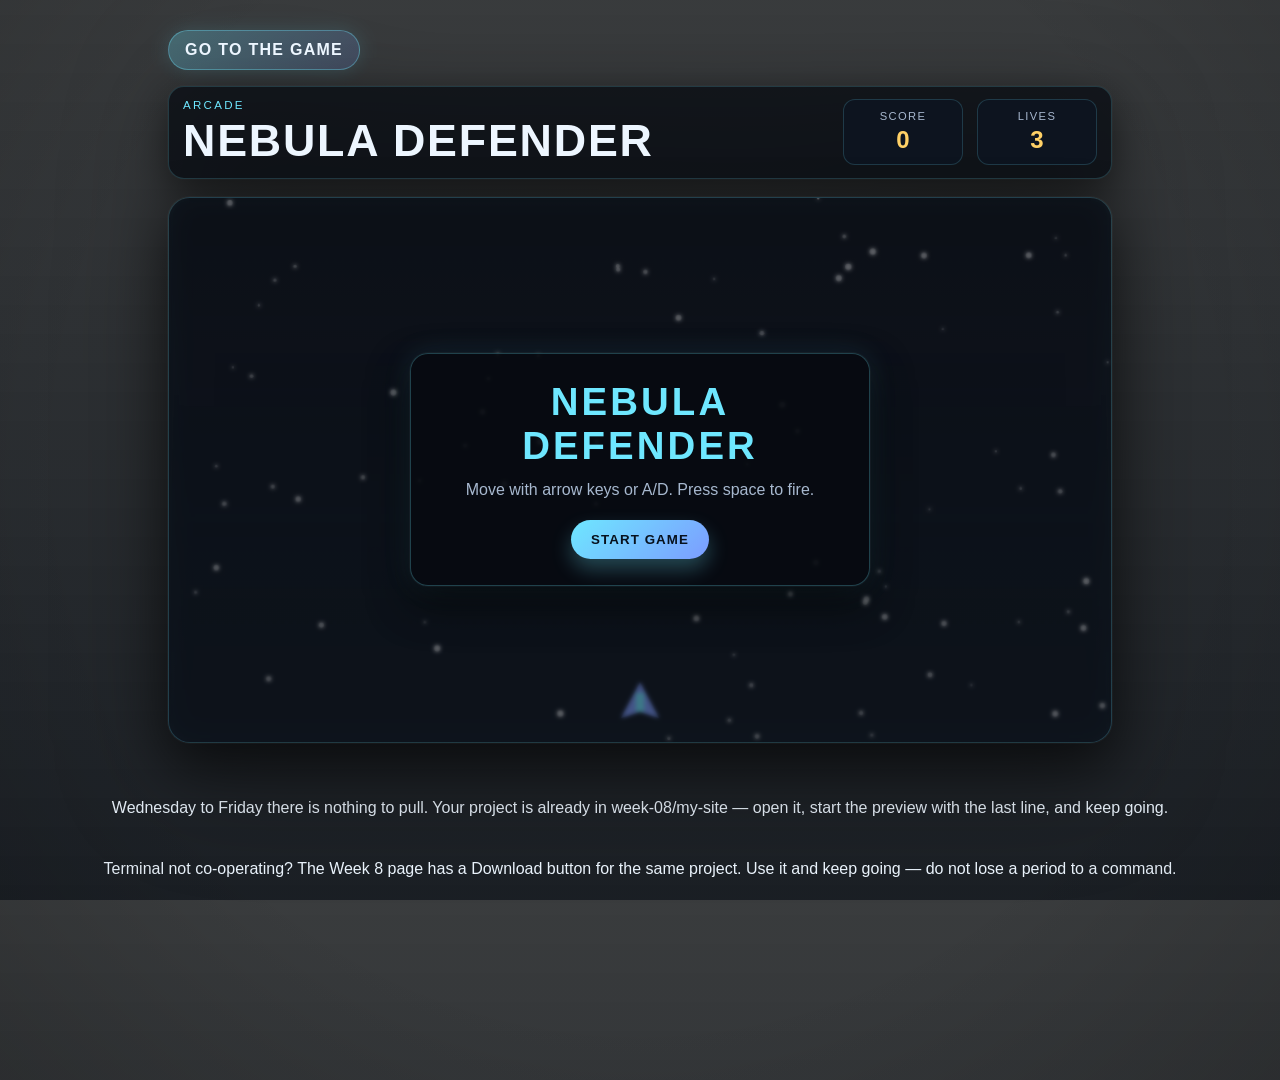
<file: week-08/day-3/index.html>
<!doctype html>
<html lang="en">

<head>
  <meta charset="utf-8">
  <meta name="viewport" content="width=device-width,initial-scale=1">
  <title>Space Defender</title>
  <style>
    :root {
      --bg: #020507;
      --bg-2: #0a0f17;
      --panel: rgba(12, 16, 24, 0.92);
      --panel-border: rgba(110, 231, 255, 0.18);
      --cyan: #6ee7ff;
      --blue: #7c9cff;
      --pink: #f472b6;
      --green: #7ef7b5;
      --gold: #ffd166;
      --text: #edf6ff;
      --muted: #a7b8cf;
      --line: rgba(255, 255, 255, 0.07);
    }

    * {
      box-sizing: border-box;
    }

    body {
      margin: 0;
      min-height: 100vh;
      display: grid;
      place-items: center;
      font-family: Arial, Helvetica, sans-serif;
      background:
        linear-gradient(rgba(2, 5, 7, 0.78), rgba(2, 7, 13, 0.9)),
        url("https://images.unsplash.com/photo-1462331940025-496dfbfc7564?auto=format&fit=crop&w=2200&q=85") center / cover fixed;
      color: var(--text);
      position: relative;
      overflow: hidden;
    }

    body::before,
    body::after {
      content: "";
      position: absolute;
      inset: -20%;
      pointer-events: none;
      background-repeat: no-repeat;
      opacity: 0.7;
    }

    body::before {
      background-image:
        linear-gradient(rgba(110, 231, 255, 0.07) 1px, transparent 1px),
        linear-gradient(90deg, rgba(110, 231, 255, 0.04) 1px, transparent 1px);
      background-size: 30px 30px;
      mask-image: radial-gradient(circle at center, black 35%, transparent 80%);
    }

    body::after {
      background: radial-gradient(circle at center, transparent 52%, rgba(0, 0, 0, 0.38) 100%);
    }

    .app {
      width: min(96vw, 980px);
      padding: 24px 18px 28px;
      position: relative;
      z-index: 1;
      filter: drop-shadow(0 24px 50px rgba(0, 0, 0, 0.35));
    }

    .topbar {
      display: flex;
      align-items: center;
      justify-content: space-between;
      gap: 18px;
      margin-bottom: 18px;
      padding: 12px 14px;
      border: 1px solid var(--panel-border);
      border-radius: 16px;
      background: rgba(10, 14, 20, 0.8);
      backdrop-filter: blur(6px);
      box-shadow: 0 0 0 1px rgba(255, 255, 255, 0.02), 0 12px 36px rgba(0, 0, 0, 0.45);
    }

    .game-link {
      display: inline-block;
      margin: 0 0 16px;
      padding: 10px 16px;
      border-radius: 999px;
      background: linear-gradient(135deg, rgba(110, 231, 255, 0.28), rgba(124, 156, 255, 0.18));
      border: 1px solid rgba(110, 231, 255, 0.35);
      color: var(--text);
      text-decoration: none;
      font-weight: 800;
      letter-spacing: 0.08em;
      text-transform: uppercase;
      box-shadow: 0 0 20px rgba(110, 231, 255, 0.15);
    }

    .eyebrow {
      margin: 0 0 4px;
      font-size: 0.72rem;
      letter-spacing: 0.2em;
      text-transform: uppercase;
      color: var(--cyan);
    }

    h1 {
      margin: 0;
      font-size: clamp(1.8rem, 4vw, 2.8rem);
      letter-spacing: 0.04em;
      text-transform: uppercase;
    }

    .hud {
      display: flex;
      gap: 14px;
      flex-wrap: wrap;
    }

    .hud>div {
      min-width: 120px;
      padding: 10px 14px;
      border-radius: 12px;
      border: 1px solid var(--panel-border);
      background: rgba(14, 21, 33, 0.9);
      text-align: center;
    }

    .hud span {
      display: block;
      color: var(--muted);
      font-size: 0.7rem;
      letter-spacing: 0.12em;
      text-transform: uppercase;
    }

    .hud strong {
      display: block;
      margin-top: 4px;
      font-size: 1.5rem;
      color: var(--gold);
    }

    .game-wrap {
      position: relative;
      border-radius: 22px;
      overflow: hidden;
      border: 1px solid rgba(110, 231, 255, 0.2);
      background:
        linear-gradient(rgba(3, 6, 11, 0.52), rgba(9, 18, 31, 0.7)),
        url("https://images.unsplash.com/photo-1519608487953-e999c86e7455?auto=format&fit=crop&w=1800&q=80") center / cover;
      box-shadow: 0 0 0 1px rgba(255, 255, 255, 0.03), 0 20px 50px rgba(0, 0, 0, 0.5), inset 0 0 30px rgba(110, 231, 255, 0.08);
    }

    canvas {
      display: block;
      width: 100%;
      height: auto;
      background:
        linear-gradient(rgba(5, 10, 18, 0.38), rgba(10, 16, 24, 0.58)),
        url("https://images.unsplash.com/photo-1534791547706-9f1f96d7e4b5?auto=format&fit=crop&w=1800&q=80") center / cover;
    }

    .overlay {
      position: absolute;
      inset: 0;
      display: grid;
      place-items: center;
      background: rgba(4, 8, 16, 0.5);
      backdrop-filter: blur(2px);
      transition: opacity 0.2s ease;
    }

    .overlay.hidden {
      opacity: 0;
      pointer-events: none;
    }

    .panel {
      width: min(82%, 460px);
      padding: 26px 24px;
      text-align: center;
      border-radius: 18px;
      border: 1px solid rgba(110, 231, 255, 0.25);
      background: rgba(7, 11, 17, 0.88);
      box-shadow: 0 0 0 1px rgba(255, 255, 255, 0.03), 0 18px 40px rgba(0, 0, 0, 0.55), 0 0 28px rgba(110, 231, 255, 0.12);
    }

    .panel h2 {
      margin: 0 0 10px;
      font-size: clamp(1.8rem, 3vw, 2.8rem);
      letter-spacing: 0.08em;
      text-transform: uppercase;
      color: var(--cyan);
    }

    .panel p {
      margin: 0 0 18px;
      color: var(--muted);
      line-height: 1.5;
    }

    button {
      border: none;
      border-radius: 999px;
      background: linear-gradient(135deg, var(--cyan), var(--blue));
      color: #07111d;
      font-weight: 800;
      letter-spacing: 0.08em;
      text-transform: uppercase;
      padding: 12px 20px;
      cursor: pointer;
      transition: transform 0.12s ease, box-shadow 0.12s ease;
      box-shadow: 0 10px 20px rgba(110, 231, 255, 0.28);
    }

    button:hover {
      transform: translateY(-1px);
    }

    button:active {
      transform: translateY(1px) scale(0.99);
    }

    @media (max-width: 700px) {
      .topbar {
        flex-direction: column;
        align-items: flex-start;
      }

      .hud {
        width: 100%;
      }

      .hud>div {
        flex: 1 1 120px;
      }
    }
  </style>
</head>

<body>
  <div class="app">
    <a class="game-link" href="#work">Go to the game</a>
    <header class="topbar" id="work">
      <div>
        <p class="eyebrow">Arcade</p>
        <h1>Nebula Defender</h1>
      </div>
      <div class="hud">
        <div>
          <span>Score</span>
          <strong id="score">0</strong>
        </div>
        <div>
          <span>Lives</span>
          <strong id="lives">3</strong>
        </div>
      </div>
    </header>

    <div class="game-wrap">
      <canvas id="gameCanvas" width="900" height="520"></canvas>
      <div id="overlay" class="overlay">
        <div class="panel">
          <h2 id="overlayTitle">Nebula Defender</h2>
          <p id="overlayText">Move with arrow keys or A/D. Press space to fire.</p>
          <button id="startBtn" type="button">Start Game</button>
        </div>
      </div>
    </div>
  </div>

  <script>
    const canvas = document.getElementById('gameCanvas');
    const ctx = canvas.getContext('2d');
    const scoreEl = document.getElementById('score');
    const livesEl = document.getElementById('lives');
    const overlay = document.getElementById('overlay');
    const overlayTitle = document.getElementById('overlayTitle');
    const overlayText = document.getElementById('overlayText');
    const startBtn = document.getElementById('startBtn');

    const state = {
      running: false,
      score: 0,
      lives: 3,
      lastTime: 0,
      enemyTimer: 0,
      keys: {},
      shots: [],
      enemies: [],
      particles: [],
      stars: []
    };

    const player = {
      x: canvas.width / 2 - 26,
      y: canvas.height - 52,
      width: 52,
      height: 26,
      speed: 420
    };

    function makeStars() {
      state.stars = [];
      for (let i = 0; i < 80; i++) {
        state.stars.push({
          x: Math.random() * canvas.width,
          y: Math.random() * canvas.height,
          r: Math.random() * 2 + 1,
          speed: Math.random() * 25 + 20
        });
      }
    }

    function updateHud() {
      scoreEl.textContent = String(state.score);
      livesEl.textContent = String(state.lives);
    }

    function resetGame() {
      state.score = 0;
      state.lives = 3;
      state.shots = [];
      state.enemies = [];
      state.particles = [];
      state.enemyTimer = 0.6;
      player.x = canvas.width / 2 - player.width / 2;
      player.y = canvas.height - 52;
      updateHud();
    }

    function startGame() {
      resetGame();
      state.running = true;
      overlay.classList.add('hidden');
    }

    function endGame() {
      state.running = false;
      overlayTitle.textContent = 'Game Over';
      overlayText.textContent = `Final score: ${state.score}. Hit start to play again.`;
      overlay.classList.remove('hidden');
    }

    function shoot() {
      if (!state.running) return;
      state.shots.push({
        x: player.x + player.width / 2 - 3,
        y: player.y - 16,
        width: 6,
        height: 16,
        speed: 550
      });
    }

    function spawnEnemy() {
      const size = 26 + Math.random() * 20;
      state.enemies.push({
        x: Math.random() * (canvas.width - size),
        y: -size,
        size,
        speed: 90 + Math.random() * 90 + state.score * 0.15,
        drift: (Math.random() - 0.5) * 100
      });
    }

    function createBurst(x, y, color) {
      for (let i = 0; i < 12; i++) {
        state.particles.push({
          x,
          y,
          vx: (Math.random() - 0.5) * 180,
          vy: (Math.random() - 0.5) * 180,
          life: 0.6 + Math.random() * 0.4,
          color
        });
      }
    }

    function update(delta) {
      if (!state.running) {
        return;
      }

      const moveLeft = state.keys['arrowleft'] || state.keys['a'];
      const moveRight = state.keys['arrowright'] || state.keys['d'];

      if (moveLeft) player.x -= player.speed * delta;
      if (moveRight) player.x += player.speed * delta;
      player.x = Math.min(Math.max(player.x, 10), canvas.width - player.width - 10);

      state.enemyTimer -= delta;
      if (state.enemyTimer <= 0) {
        spawnEnemy();
        state.enemyTimer = Math.max(0.45, 1.05 - state.score * 0.008);
      }

      for (const shot of state.shots) {
        shot.y -= shot.speed * delta;
      }
      state.shots = state.shots.filter((shot) => shot.y + shot.height > -10);

      for (const enemy of state.enemies) {
        enemy.y += enemy.speed * delta;
        enemy.x += enemy.drift * delta;

        if (enemy.x < 0) {
          enemy.x = 0;
          enemy.drift *= -1;
        }
        if (enemy.x + enemy.size > canvas.width) {
          enemy.x = canvas.width - enemy.size;
          enemy.drift *= -1;
        }
      }

      for (const particle of state.particles) {
        particle.x += particle.vx * delta;
        particle.y += particle.vy * delta;
        particle.life -= delta;
      }
      state.particles = state.particles.filter((particle) => particle.life > 0);

      for (let i = state.shots.length - 1; i >= 0; i--) {
        const shot = state.shots[i];
        for (let j = state.enemies.length - 1; j >= 0; j--) {
          const enemy = state.enemies[j];
          if (
            shot.x < enemy.x + enemy.size &&
            shot.x + shot.width > enemy.x &&
            shot.y < enemy.y + enemy.size &&
            shot.y + shot.height > enemy.y
          ) {
            state.shots.splice(i, 1);
            state.enemies.splice(j, 1);
            state.score += 10;
            createBurst(enemy.x + enemy.size / 2, enemy.y + enemy.size / 2, '#7ef7b5');
            updateHud();
            break;
          }
        }
      }

      for (let i = state.enemies.length - 1; i >= 0; i--) {
        const enemy = state.enemies[i];
        const hitPlayer =
          enemy.x < player.x + player.width &&
          enemy.x + enemy.size > player.x &&
          enemy.y < player.y + player.height &&
          enemy.y + enemy.size > player.y;

        if (hitPlayer) {
          state.enemies.splice(i, 1);
          state.lives -= 1;
          createBurst(player.x + player.width / 2, player.y + player.height / 2, '#f472b6');
          updateHud();

          if (state.lives <= 0) {
            endGame();
            return;
          }
        }
      }

      state.enemies = state.enemies.filter((enemy) => enemy.y < canvas.height + 40);

      for (const star of state.stars) {
        star.y += star.speed * delta;
        if (star.y > canvas.height) {
          star.y = -5;
          star.x = Math.random() * canvas.width;
        }
      }
    }

    function drawShip() {
      ctx.save();
      ctx.translate(player.x + player.width / 2, player.y + player.height / 2);

      ctx.fillStyle = '#7c9cff';
      ctx.beginPath();
      ctx.moveTo(0, -18);
      ctx.lineTo(18, 16);
      ctx.lineTo(0, 10);
      ctx.lineTo(-18, 16);
      ctx.closePath();
      ctx.fill();

      ctx.fillStyle = '#6ee7ff';
      ctx.fillRect(-4, -8, 8, 18);
      ctx.restore();
    }

    function drawShot(shot) {
      ctx.fillStyle = '#ffd166';
      ctx.fillRect(shot.x, shot.y, shot.width, shot.height);
    }

    function drawEnemy(enemy) {
      ctx.fillStyle = '#f472b6';
      ctx.fillRect(enemy.x, enemy.y, enemy.size, enemy.size);

      ctx.fillStyle = '#1b1025';
      ctx.fillRect(enemy.x + 6, enemy.y + 8, enemy.size - 12, 8);
      ctx.fillRect(enemy.x + 6, enemy.y + 20, enemy.size - 12, 5);
    }

    function drawParticles() {
      for (const particle of state.particles) {
        ctx.globalAlpha = Math.max(particle.life, 0);
        ctx.fillStyle = particle.color;
        ctx.fillRect(particle.x, particle.y, 4, 4);
      }
      ctx.globalAlpha = 1;
    }

    function drawStars() {
      for (const star of state.stars) {
        ctx.fillStyle = 'rgba(255,255,255,0.9)';
        ctx.beginPath();
        ctx.arc(star.x, star.y, star.r, 0, Math.PI * 2);
        ctx.fill();
      }
    }

    function render() {
      ctx.clearRect(0, 0, canvas.width, canvas.height);

      drawStars();

      if (state.running || !overlay.classList.contains('hidden')) {
        drawShip();
      }

      for (const shot of state.shots) {
        drawShot(shot);
      }

      for (const enemy of state.enemies) {
        drawEnemy(enemy);
      }

      drawParticles();

      if (!state.running) {
        ctx.fillStyle = 'rgba(255,255,255,0.05)';
        ctx.fillRect(0, 0, canvas.width, canvas.height);
      }
    }

    function tick(timestamp) {
      const delta = Math.min((timestamp - state.lastTime) / 1000 || 0, 0.033);
      state.lastTime = timestamp;
      update(delta);
      render();
      requestAnimationFrame(tick);
    }

    document.addEventListener('keydown', (event) => {
      const key = event.key.toLowerCase();
      state.keys[key] = true;

      if (event.code === 'Space') {
        event.preventDefault();
        shoot();
      }

      if (!state.running && (event.code === 'Enter' || event.code === 'Space')) {
        startGame();
      }
    });

    document.addEventListener('keyup', (event) => {
      state.keys[event.key.toLowerCase()] = false;
    });

    canvas.addEventListener('click', () => {
      if (!state.running) {
        startGame();
      } else {
        shoot();
      }
    });

    startBtn.addEventListener('click', startGame);

    makeStars();
    updateHud();
    render();
    requestAnimationFrame(tick);
  </script>
</body>

</html>
<p>Wednesday to Friday there is nothing to pull. Your project is already in week-08/my-site — open it, start the preview
  with the last line, and keep going.</p>
<p class="hint">Terminal not co-operating? The Week 8 page has a Download button for the same project. Use it and keep
  going — do not lose a period to a command.</p>
</div>
</dialog>
<script>
  var NL = String.fromCharCode(10);
  var RC = null;

  /* modals */
  document.querySelectorAll("[data-open]").forEach(function (b) {
    b.addEventListener("click", function () {
      var d = document.getElementById(b.getAttribute("data-open"));
      if (d && d.showModal) d.showModal();
    });
  });
  document.querySelectorAll("[data-close]").forEach(function (b) {
    b.addEventListener("click", function () { b.closest("dialog").close(); });
  });
  document.querySelectorAll("dialog").forEach(function (d) {
    d.addEventListener("click", function (e) { if (e.target === d) d.close(); });
  });

  /* success criteria progress */
  var scBoxes = [].slice.call(document.querySelectorAll("input[data-sc]"));
  var scBar = document.getElementById("scbar"), scNum = document.getElementById("scnum");
  function scSync() {
    var n = scBoxes.filter(function (b) { return b.checked; }).length;
    if (scBar) scBar.style.width = (scBoxes.length ? (n / scBoxes.length) * 100 : 0) + "%";
    if (scNum) scNum.textContent = n + "/" + scBoxes.length;
  }
  scBoxes.forEach(function (b) { b.addEventListener("change", scSync); });
  scSync();

  /* copy buttons */
  document.querySelectorAll(".codewrap .cp").forEach(function (b) {
    b.addEventListener("click", function () {
      var t = b.parentElement.querySelector("pre").innerText;
      function done() {
        b.textContent = "Copied"; b.classList.add("ok");
        setTimeout(function () { b.textContent = "Copy"; b.classList.remove("ok"); }, 1600);
      }
      function fb() {
        var r = document.createRange(); r.selectNodeContents(b.parentElement.querySelector("pre"));
        var s = getSelection(); s.removeAllRanges(); s.addRange(r); b.textContent = "Press Ctrl+C";
        setTimeout(function () { b.textContent = "Copy"; }, 2200);
      }
      if (navigator.clipboard) navigator.clipboard.writeText(t).then(done, fb); else fb();
    });
  });

  /* ---- labs ---- */
  var fx = document.getElementById("fx"), ro = document.getElementById("ro"), axis = document.getElementById("axis");
  var labState = {};
  function segWire(onChange) {
    document.querySelectorAll(".seg").forEach(function (seg) {
      var prop = seg.getAttribute("data-prop");
      var pressed = seg.querySelector("[aria-pressed=true]");
      labState[prop] = pressed ? pressed.getAttribute("data-v") : null;
      seg.querySelectorAll("button").forEach(function (btn) {
        btn.addEventListener("click", function () {
          seg.querySelectorAll("button").forEach(function (o) { o.setAttribute("aria-pressed", "false"); });
          btn.setAttribute("aria-pressed", "true");
          labState[prop] = btn.getAttribute("data-v");
          onChange();
        });
      });
    });
    onChange();
  }
  function css(rules) {
    return rules.map(function (r) {
      return '<span class="p">' + r[0] + '</span>: <span class="v">' + r[1] + '</span>;';
    }).join("<br>");
  }

  if (fx && document.querySelector('.seg[data-prop="flex-direction"]')) {
    segWire(function () {
      fx.style.flexDirection = labState["flex-direction"];
      fx.style.justifyContent = labState["justify-content"];
      fx.style.alignItems = labState["align-items"];
      ro.innerHTML = ".cards {<br>&nbsp;&nbsp;" + css([
        ["display", "flex"], ["flex-direction", labState["flex-direction"]],
        ["justify-content", labState["justify-content"]], ["align-items", labState["align-items"]]
      ]).split("<br>").join("<br>&nbsp;&nbsp;") + "<br>}";
      var col = labState["flex-direction"] === "column";
      axis.innerHTML = col
        ? "Direction is <b>column</b>, so the main axis runs <b>down</b>. justify-content is now moving things <b>vertically</b> and align-items is moving them <b>across</b>. They swapped."
        : "Direction is <b>row</b>, so the main axis runs <b>across</b>. justify-content moves things <b>horizontally</b>, align-items moves them <b>vertically</b>.";
    });
  }

  if (fx && document.querySelector('.seg[data-prop="tool"]')) {
    var b1 = document.getElementById("sb1"), b2 = document.getElementById("sb2"), b3 = document.getElementById("sb3");
    segWire(function () {
      var n = labState["size"] + "px", tool = labState["tool"];
      fx.style.gap = tool === "gap" ? n : "0px";
      [b1, b2, b3].forEach(function (b) {
        b.style.padding = tool === "padding" ? n : "0.7rem 0.9rem";
        b.style.margin = tool === "margin" ? n : "0px";
      });
      ro.innerHTML = tool === "gap"
        ? ".cards {<br>&nbsp;&nbsp;" + css([["display", "flex"], ["gap", n]]).split("<br>").join("<br>&nbsp;&nbsp;") + "<br>}"
        : ".card {<br>&nbsp;&nbsp;" + css([[tool, n]]) + "<br>}";
      axis.innerHTML = tool === "gap"
        ? "<b>gap</b> sits between the boxes and adds nothing to the outside edges. It only works because the parent is a flex container."
        : tool === "padding"
          ? "<b>padding</b> is inside each box, so the boxes grow. The space between them has not changed."
          : "<b>margin</b> is outside each box, so it pushes the neighbours away &mdash; and it also pushes against the container edge, which gap does not.";
    });
  }

  if (document.getElementById("dbtn")) {
    var ro2 = document.getElementById("ro");
    ro2.innerHTML = ".btn:hover&nbsp;&nbsp;&nbsp;&nbsp;{ " + '<span class="p">filter</span>: <span class="v">brightness(1.15)</span>;' + " }<br>" +
      ".btn:focus-visible { " + '<span class="p">box-shadow</span>: <span class="v">0 0 0 4px</span>;' + " }<br>" +
      ".btn:active&nbsp;&nbsp;&nbsp;{ " + '<span class="p">transform</span>: <span class="v">translateY(2px)</span>;' + " }";
  }

  /* ---- JavaScript labs ---- */
  function escH(t) { return String(t).split("&").join("&amp;").split("<").join("&lt;").split(">").join("&gt;"); }
  var cout = document.getElementById("cout");
  function logLine(text, bad) {
    if (!cout) return;
    var row = document.createElement("div"); row.className = bad ? "err" : "ok"; row.textContent = text;
    cout.appendChild(row); cout.scrollTop = cout.scrollHeight;
  }

  if (document.querySelector('[data-lab="console"]')) {
    var cin = document.getElementById("cin");
    var cline = function () {
      var msg = cin.value;
      return labState["quotes"] === "forgot" ? "console.log(" + msg + ");" : 'console.log("' + msg + '");';
    };
    segWire(function () { ro.innerHTML = '<span class="p">// script.js</span><br>' + escH(cline()); });
    cin.addEventListener("input", function () { ro.innerHTML = '<span class="p">// script.js</span><br>' + escH(cline()); });
    document.getElementById("crun").addEventListener("click", function () {
      var msg = cin.value;
      if (labState["quotes"] === "forgot") {
        /* the real browser error, not a made-up one: one word is a name nobody defined;
           several words are not even valid code, so the browser stops before running it */
        var parts = msg.trim().split(" ").filter(function (w) { return w.length; });
        if (parts.length > 1) {
          logLine("Uncaught SyntaxError: missing ) after argument list", true);
          axis.innerHTML = "Red. Without quotes, JavaScript reads <b>" + escH(parts[0]) + " " + escH(parts[1]) + "</b> as code, and that is not valid code &mdash; so nothing in the file runs. Quotes mean <b>this is text</b>.";
        } else {
          var word = parts[0] || "message";
          logLine("Uncaught ReferenceError: " + word + " is not defined", true);
          axis.innerHTML = "Red. Without quotes JavaScript thinks <b>" + escH(word) + "</b> is the name of something, and nothing has that name. Quotes mean <b>this is text</b>.";
        }
      } else {
        logLine(msg, false);
        axis.innerHTML = "It printed. That is JavaScript talking back to you &mdash; every day this week starts here.";
      }
    });
  }

  if (document.querySelector('[data-lab="click"]')) {
    var kb = document.getElementById("cbtn"), kt = document.getElementById("ctext");
    var kcol = ["#3effa0", "#f5c842", "#818cf8", "#f43f5e"], kci = 0, kev = null;
    var kdo = function () {
      var d = labState["does"];
      if (d === "log") logLine("The button was used (" + labState["event"] + ")", false);
      if (d === "text") kt.textContent = "You did it. The page changed.";
      if (d === "colour") { kci = (kci + 1) % kcol.length; kb.style.background = kcol[kci]; kb.style.borderColor = kcol[kci]; }
    };
    segWire(function () {
      if (kev) kb.removeEventListener(kev, kdo);
      kev = labState["event"]; kb.addEventListener(kev, kdo);
      kt.textContent = "Nothing has happened yet."; kb.style.background = ""; kb.style.borderColor = "";
      var inner = labState["does"] === "log" ? 'console.log("The button was used");'
        : labState["does"] === "text" ? 'output.textContent = "You did it. The page changed.";'
          : 'button.style.background = "gold";';
      var lines = ['const button = document.querySelector("#action");'];
      if (labState["does"] === "text") lines.push('const output = document.querySelector("#output");');
      lines.push("");
      lines.push('button.addEventListener("' + kev + '", function () {');
      ro.innerHTML = lines.map(escH).join("<br>") + "<br>&nbsp;&nbsp;" + escH(inner) + "<br>" + escH("});");
      axis.innerHTML = kev === "click" ? "<b>click</b> runs the function once the button is pressed and let go."
        : kev === "dblclick" ? "<b>dblclick</b> needs two quick clicks. Try one click &mdash; nothing happens now."
          : "<b>mouseenter</b> runs the moment the pointer arrives. No click at all.";
    });
  }

  if (document.querySelector('[data-lab="state"]')) {
    var sb = document.getElementById("sbtn"), sv = document.getElementById("sval");
    var count = 0, isOn = false, spot = 0, msgs = ["Go team!", "Practice starts at 3", "Big game Friday"];
    var sdraw = function () {
      var f = labState["feature"], code = [];
      if (f === "counter") {
        sv.textContent = String(count); sb.textContent = "Add one";
        code = ["let count = " + count + ";", "", "function addOne() {", "  count = count + 1;", "  output.textContent = count;", "}", "", 'button.addEventListener("click", addOne);'];
      }
      if (f === "toggle") {
        sv.textContent = isOn ? "ON" : "OFF"; sb.textContent = "Switch";
        code = ["let isOn = " + isOn + ";", "", "function flip() {", "  isOn = !isOn;", '  output.textContent = isOn ? "ON" : "OFF";', "}", "", 'button.addEventListener("click", flip);'];
      }
      if (f === "messages") {
        sv.textContent = msgs[spot]; sb.textContent = "Next";
        code = ['let messages = ["Go team!", "Practice starts at 3", "Big game Friday"];', "let spot = " + spot + ";", "", "function next() {", "  spot = (spot + 1) % messages.length;", "  output.textContent = messages[spot];", "}", "", 'button.addEventListener("click", next);'];
      }
      ro.innerHTML = code.map(function (l) { return escH(l).split("  ").join("&nbsp;&nbsp;"); }).join("<br>");
    };
    sb.addEventListener("click", function () {
      var f = labState["feature"];
      if (f === "counter") count = count + 1;
      if (f === "toggle") isOn = !isOn;
      if (f === "messages") spot = (spot + 1) % msgs.length;
      sdraw();
      axis.innerHTML = "Look at the first line: the value changed. <b>That is a variable</b> &mdash; the page remembering something between clicks.";
    });
    segWire(sdraw);
  }

  /* receipt */
  var rcGo = document.getElementById("rc-go");
  if (rcGo) rcGo.addEventListener("click", function () {
    var name = (document.getElementById("rc-name").value || "").trim();
    var period = (document.getElementById("rc-period").value || "").trim();
    var msg = document.getElementById("rc-msg");
    if (!name) { msg.textContent = "Put your name in first — the receipt is no use without it."; return; }
    var boxes = [].slice.call(document.querySelectorAll("input[data-rc]"));
    var items = boxes.map(function (b) {
      return { done: b.checked, text: b.parentElement.querySelector("span").textContent.trim() };
    });
    var doneN = items.filter(function (i) { return i.done; }).length;
    var L = [];
    L.push("RECEIPT — " + RC.course);
    L.push(RC.title);
    L.push("Week " + RC.week + " · Day " + RC.day + " · " + RC.date);
    L.push("");
    L.push("Name:      " + name);
    L.push("Period:    " + (period || "not given"));
    L.push("Finished:  " + new Date().toLocaleString());
    L.push("Completed: " + doneN + " of " + items.length);
    L.push("");
    L.push("WHAT I DID");
    items.forEach(function (i, n) { L.push("  [" + (i.done ? "x" : " ") + "] " + (n + 1) + ". " + i.text); });
    L.push("");
    var basis = name + "|" + period + "|" + RC.day + "|" + items.map(function (i) { return i.done ? 1 : 0; }).join("");
    var h = 0; for (var k = 0; k < basis.length; k++) { h = ((h << 5) - h + basis.charCodeAt(k)) | 0; }
    L.push("check: " + (h >>> 0).toString(36).toUpperCase());
    L.push("(If this line is edited it will not match the answers above.)");
    var a = document.createElement("a");
    a.href = URL.createObjectURL(new Blob([L.join(NL)], { type: "text/plain" }));
    a.download = RC.file + "-" + name.toLowerCase().replace(/[^a-z0-9]+/g, "-").replace(/^-|-$/g, "") + ".txt";
    document.body.appendChild(a); a.click(); a.remove();
    msg.textContent = "Downloaded. Upload that file to the assignment.";
  });
</script>
</body>

</html>
</file>
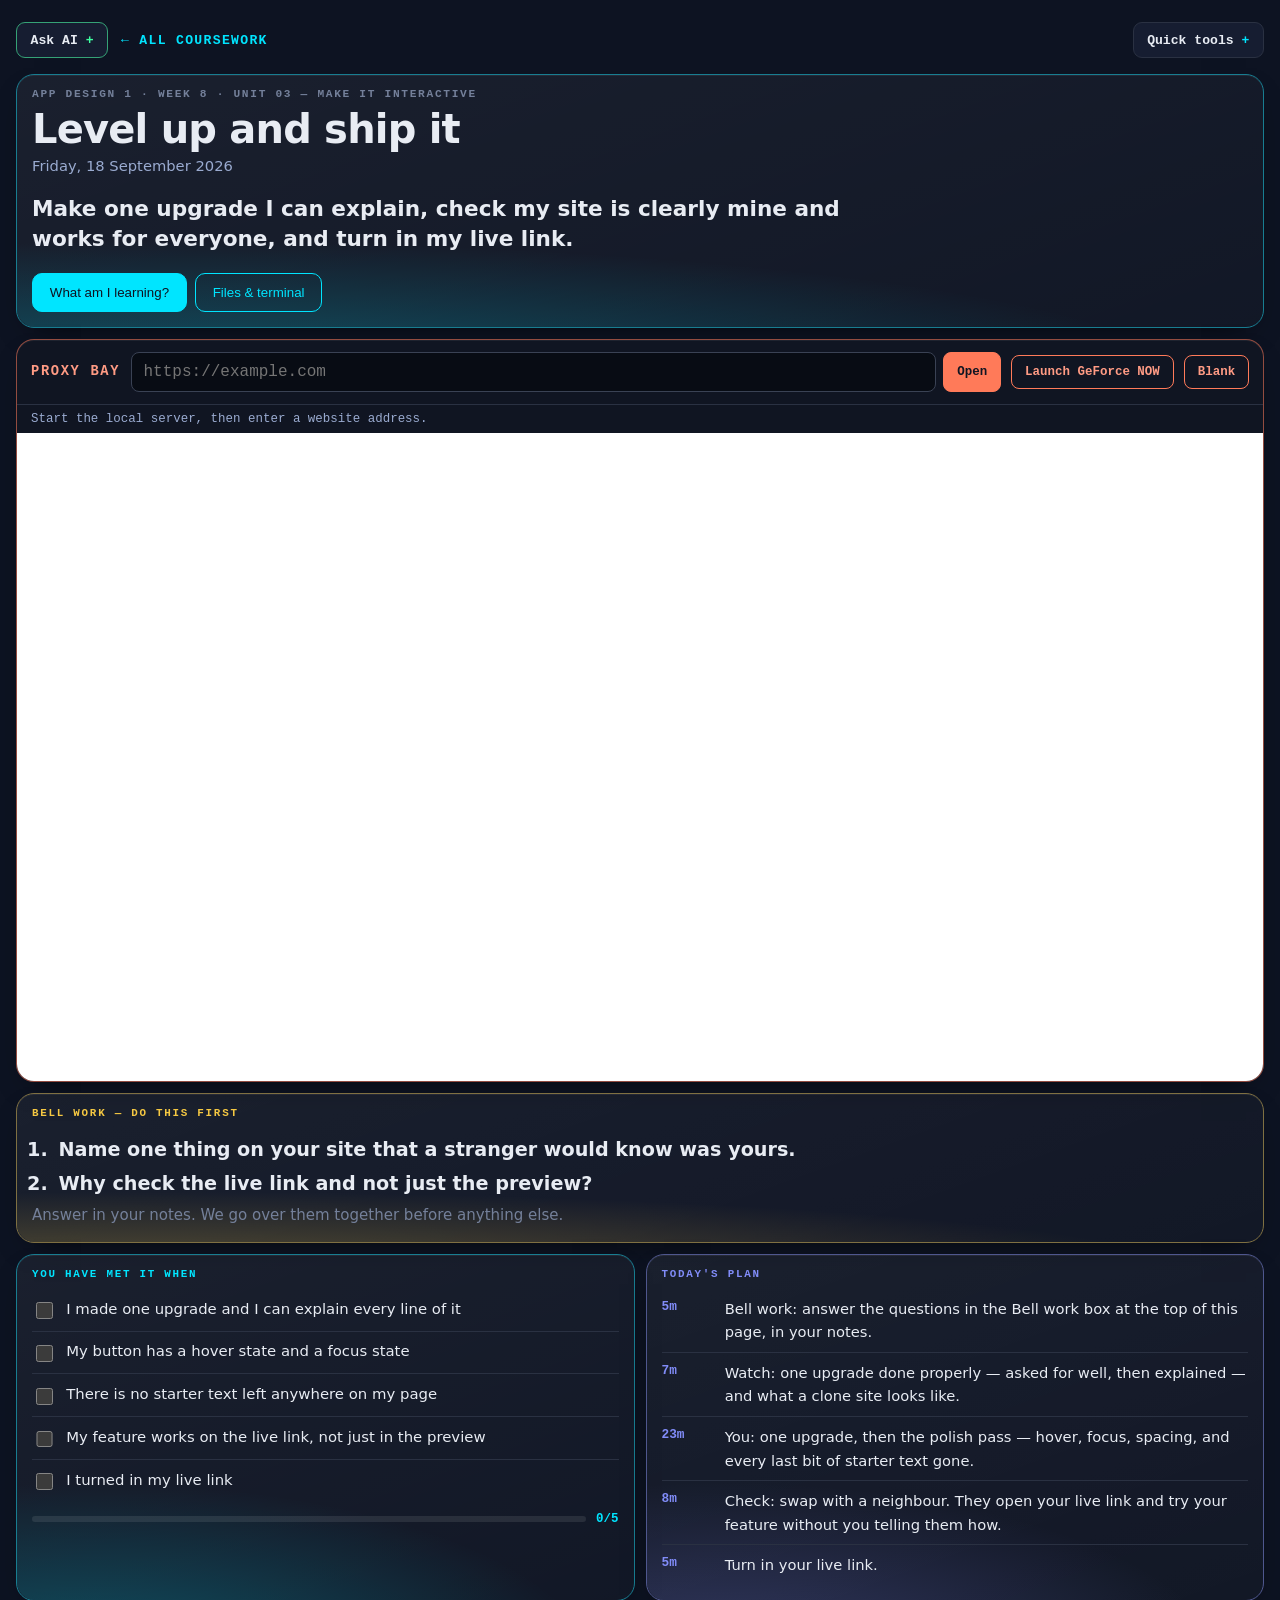
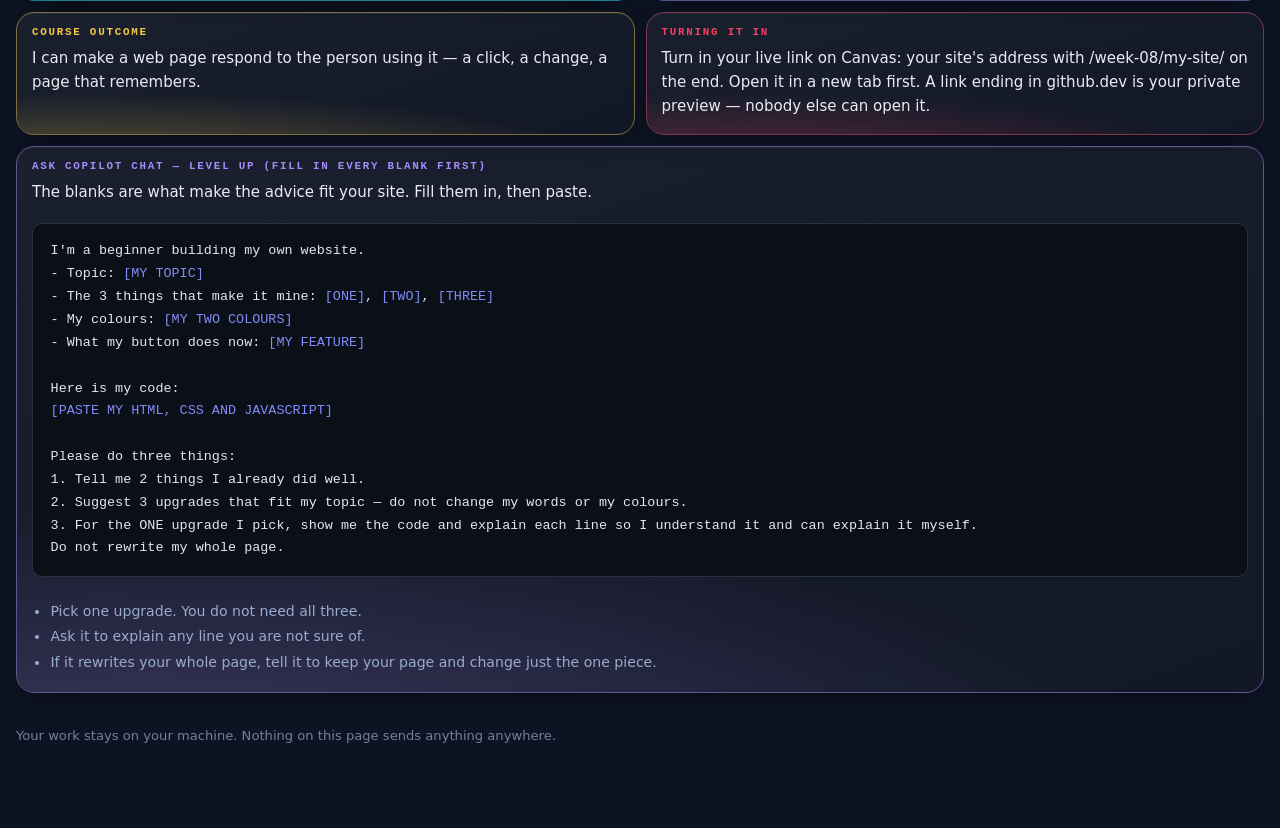
<file: week-08/day-4/index.html>
<!doctype html>
<html lang="en">

<head>
  <meta charset="utf-8">
  <meta name="viewport" content="width=device-width,initial-scale=1">
  <title>Level up and ship it — App Design 1</title>
  <meta name="color-scheme" content="dark">
  <style>
    :root {
      --acc: var(--ss-cyan, #00e5ff)
    }

    * {
      box-sizing: border-box
    }

    body {
      margin: 0;
      background: var(--ss-void, #0d1322);
      color: var(--ss-bone, #e8ecf3);
      font: 16px/1.6 var(--ss-body, "Inter", system-ui, sans-serif);
      padding: 1.4rem 1rem 5rem
    }

    .wrap {
      max-width: 96rem;
      margin: 0 auto
    }

    a.back {
      display: inline-block;
      color: var(--acc);
      text-decoration: none;
      font: 600 .82rem/1 var(--ss-mono, ui-monospace, monospace);
      letter-spacing: .1em;
      text-transform: uppercase;
      margin: 0
    }

    .topline {
      display: flex;
      align-items: center;
      justify-content: space-between;
      flex-wrap: wrap;
      gap: .8rem;
      margin-bottom: 1rem
    }

    .topline-start {
      display: flex;
      align-items: center;
      flex-wrap: wrap;
      gap: .8rem
    }

    .ai-question {
      position: relative;
      z-index: 6
    }

    .ai-question summary {
      list-style: none;
      cursor: pointer;
      padding: .65rem .85rem;
      border: 1px solid color-mix(in srgb, var(--ss-green, #3effa0) 55%, var(--ss-border, #2a3142));
      border-radius: 9px;
      background: var(--ss-ink, #161d31);
      color: var(--ss-bone, #e8ecf3);
      font: 600 .82rem/1 var(--ss-mono, ui-monospace, monospace)
    }

    .ai-question summary::-webkit-details-marker {
      display: none
    }

    .ai-question summary::after {
      content: " +";
      color: var(--ss-green, #3effa0)
    }

    .ai-question[open] summary::after {
      content: " -"
    }

    .ai-question-panel {
      position: absolute;
      top: calc(100% + .55rem);
      left: 0;
      width: min(27rem, calc(100vw - 2rem));
      display: grid;
      gap: .65rem;
      max-height: min(80vh, 38rem);
      overflow: auto;
      padding: 1rem;
      border: 1px solid var(--ss-border, #2a3142);
      border-radius: 12px;
      background: var(--ss-ink, #161d31);
      box-shadow: 0 16px 42px rgba(0, 0, 0, .55)
    }

    .ai-question-panel h2 {
      margin: 0;
      font: 700 1rem/1.3 var(--ss-display, system-ui, sans-serif)
    }

    .ai-question-panel p {
      margin: 0;
      color: var(--ss-faint, #74809a);
      font-size: .78rem
    }

    .ai-question-input {
      width: 100%;
      min-height: 7rem;
      resize: vertical;
      padding: .65rem .75rem;
      border: 1px solid var(--ss-border, #2a3142);
      border-radius: 8px;
      background: #0b0f18;
      color: var(--ss-bone, #e8ecf3);
      font: .9rem/1.5 var(--ss-body, system-ui, sans-serif)
    }

    .ai-question-control {
      cursor: pointer;
      padding: .65rem .8rem;
      border: 1px solid var(--ss-green, #3effa0);
      border-radius: 8px;
      background: var(--ss-green, #3effa0);
      color: var(--ss-void, #0d1322);
      font: 700 .8rem/1.2 var(--ss-mono, ui-monospace, monospace)
    }

    .ai-question summary:focus-visible,
    .ai-question-input:focus-visible,
    .ai-question-control:focus-visible {
      outline: 2px solid var(--ss-green, #3effa0);
      outline-offset: 3px
    }

    .quick-tools {
      position: relative;
      z-index: 5;
      margin-left: auto
    }

    .quick-tools summary {
      list-style: none;
      cursor: pointer;
      padding: .65rem .85rem;
      border: 1px solid var(--ss-border, #2a3142);
      border-radius: 9px;
      background: var(--ss-ink, #161d31);
      color: var(--ss-bone, #e8ecf3);
      font: 600 .82rem/1 var(--ss-mono, ui-monospace, monospace)
    }

    .quick-tools summary::-webkit-details-marker {
      display: none
    }

    .quick-tools summary::after {
      content: " +";
      color: var(--ss-cyan, #00e5ff)
    }

    .quick-tools[open] summary::after {
      content: " -"
    }

    .quick-tools summary:focus-visible,
    .quick-tool-control:focus-visible,
    .quick-note:focus-visible,
    .quick-tool-link:focus-visible {
      outline: 2px solid var(--ss-cyan, #00e5ff);
      outline-offset: 3px
    }

    .quick-tools-panel {
      position: absolute;
      top: calc(100% + .55rem);
      right: 0;
      width: min(25rem, calc(100vw - 2rem));
      display: grid;
      gap: .85rem;
      max-height: min(80vh, 42rem);
      overflow: auto;
      padding: 1rem;
      border: 1px solid var(--ss-border, #2a3142);
      border-radius: 12px;
      background: var(--ss-ink, #161d31);
      box-shadow: 0 16px 42px rgba(0, 0, 0, .55)
    }

    .quick-tool {
      padding-bottom: .8rem;
      border-bottom: 1px solid var(--ss-border, #2a3142)
    }

    .quick-tool:last-child {
      padding-bottom: 0;
      border-bottom: 0
    }

    .quick-tool-title {
      display: block;
      margin-bottom: .45rem;
      color: var(--ss-cyan, #00e5ff);
      font: 600 .67rem/1.2 var(--ss-mono, ui-monospace, monospace);
      text-transform: uppercase
    }

    .quick-tool-row {
      display: flex;
      flex-wrap: wrap;
      align-items: center;
      gap: .45rem
    }

    .quick-tool-control,
    .quick-tool-link {
      display: inline-block;
      cursor: pointer;
      padding: .48rem .65rem;
      border: 1px solid var(--ss-border, #2a3142);
      border-radius: 7px;
      background: rgba(255, 255, 255, .04);
      color: var(--ss-bone, #e8ecf3);
      font: 600 .76rem/1.2 var(--ss-mono, ui-monospace, monospace);
      text-decoration: none
    }

    .quick-tool-control:hover,
    .quick-tool-link:hover {
      border-color: var(--ss-cyan, #00e5ff)
    }

    .quick-tool input[type=number] {
      width: 4.2rem;
      padding: .45rem;
      border: 1px solid var(--ss-border, #2a3142);
      border-radius: 7px;
      background: #0b0f18;
      color: var(--ss-bone, #e8ecf3);
      font: .85rem var(--ss-mono, ui-monospace, monospace)
    }

    .quick-timer-readout {
      min-width: 3.3rem;
      color: var(--ss-bone, #e8ecf3);
      font: 700 1rem/1 var(--ss-mono, ui-monospace, monospace)
    }

    .quick-note {
      display: block;
      width: 100%;
      resize: vertical;
      padding: .6rem .7rem;
      border: 1px solid var(--ss-border, #2a3142);
      border-radius: 7px;
      background: #0b0f18;
      color: var(--ss-bone, #e8ecf3);
      font: .85rem/1.5 var(--ss-body, system-ui, sans-serif)
    }

    .quick-tool-status {
      margin: .35rem 0 0;
      color: var(--ss-faint, #74809a);
      font-size: .76rem
    }

    .quick-idea {
      margin: .45rem 0 0;
      color: var(--ss-mist, #9aabd0);
      font-size: .85rem
    }

    /* ── the grid: the dashboard's, verbatim in behaviour ───────────────────── */
    .bento {
      display: grid;
      gap: 11px;
      grid-template-columns: repeat(4, minmax(0, 1fr));
      align-items: stretch
    }

    .bento>* {
      grid-column: span 2
    }

    .bento>.w1 {
      grid-column: span 1
    }

    .bento>.w4 {
      grid-column: span 4
    }

    /* Height-matching only helps when the tiles in a row are already close. On a phone
   two tiles share a row and one of them is a five-item plan — stretched, its short
   neighbour grew 729px of empty gradient. Ragged is correct at this size. */
    @media (max-width:760px) {
      .bento {
        grid-template-columns: repeat(6, minmax(0, 1fr));
        gap: 7px;
        align-items: start
      }

      .bento>* {
        grid-column: span 3
      }

      .bento>.w1 {
        grid-column: span 3
      }

      .bento>.w4 {
        grid-column: span 6
      }
    }

    @media (min-width:1500px) {
      .bento {
        grid-template-columns: repeat(8, minmax(0, 1fr))
      }

      .bento>* {
        grid-column: span 2
      }

      .bento>.w1 {
        grid-column: span 2
      }

      .bento>.w4 {
        grid-column: span 8
      }

      /* the lab keeps six columns and the criteria ride alongside it, so the widest
     screen gains density rather than gaining empty space */
      .bento>.lab {
        grid-column: span 6
      }

      .bento>.lab+* {
        grid-column: span 2
      }

      /* The plan is five rows of prose next to two tiles of three lines each. Stretched
     into one row the short pair inflate into dead space, which looks worse than the
     raggedness it was fixing. So the plan takes a narrow column two rows tall and the
     other two stack beside it — the row fills, nothing is padded out to match. */
      .bento>.t-plan {
        grid-column: span 3;
        grid-row: span 2
      }

      .bento>.t-clo,
      .bento>.t-turn {
        grid-column: span 5
      }
    }

    /* ── the tile ───────────────────────────────────────────────────────────── */
    .tl {
      position: relative;
      overflow: hidden;
      border-radius: 18px;
      padding: 14px 15px 15px;
      display: flex;
      flex-direction: column;
      background: linear-gradient(160deg, rgba(255, 255, 255, .055), rgba(255, 255, 255, .02));
      border: 1px solid color-mix(in srgb, var(--acc) 42%, var(--ss-border, #2a3142));
      box-shadow: 0 1px 0 rgba(255, 255, 255, .06) inset, 0 12px 30px -18px rgba(0, 0, 0, .9);
      transition: transform .16s var(--ss-ease, cubic-bezier(.2, .7, .3, 1)), border-color .16s
    }

    .tl::after {
      content: "";
      position: absolute;
      inset: 0;
      pointer-events: none;
      border-radius: inherit;
      background: radial-gradient(125% 85% at 12% 122%, var(--acc) 0%, transparent 66%);
      opacity: .30
    }

    .tl>* {
      position: relative;
      z-index: 1
    }

    .k {
      display: block;
      font: 600 .68rem/1 var(--ss-mono, ui-monospace, monospace);
      letter-spacing: .16em;
      text-transform: uppercase;
      color: var(--acc);
      margin: 0 0 .55rem
    }

    /* hero */
    .hero {
      --acc: var(--ss-cyan, #00e5ff)
    }

    .hero .eyebrow {
      font: 600 .7rem/1 var(--ss-mono, ui-monospace, monospace);
      letter-spacing: .15em;
      text-transform: uppercase;
      color: var(--ss-faint, #74809a)
    }

    .hero h1 {
      font-family: var(--ss-display, "Syne", system-ui, sans-serif);
      font-size: clamp(1.5rem, 3.4vw, 2.5rem);
      line-height: 1.08;
      letter-spacing: -.02em;
      margin: .45rem 0 .2rem
    }

    .hero .when {
      color: var(--ss-mist, #9aabd0);
      font-size: .92rem;
      margin: 0 0 1rem
    }

    .hero .slo {
      font-size: clamp(1.05rem, 1.7vw, 1.35rem);
      font-weight: 600;
      line-height: 1.42;
      margin: 0;
      max-width: 52rem
    }

    .hero .row {
      display: flex;
      flex-wrap: wrap;
      gap: .5rem;
      margin-top: 1.1rem
    }

    button.b {
      cursor: pointer;
      font: 600 .84rem/1 inherit;
      padding: .7rem 1.05rem;
      border-radius: 10px;
      border: 1px solid var(--acc);
      background: transparent;
      color: var(--acc);
      transition: background .15s, color .15s
    }

    button.b:hover {
      background: var(--acc);
      color: var(--ss-void, #0d1322)
    }

    button.b.solid {
      background: var(--acc);
      color: var(--ss-void, #0d1322)
    }

    button.b.solid:hover {
      filter: brightness(1.12)
    }

    a.b {
      display: inline-block;
      text-decoration: none
    }

    /* success criteria */
    .sc {
      list-style: none;
      margin: 0;
      padding: 0
    }

    .sc li {
      border-bottom: 1px solid var(--ss-border, #2a3142)
    }

    .sc li:last-child {
      border-bottom: 0
    }

    .sc label {
      display: flex;
      gap: .65rem;
      align-items: flex-start;
      padding: .55rem 0;
      cursor: pointer;
      font-size: .93rem
    }

    .sc input {
      margin-top: .28rem;
      width: 1.05rem;
      height: 1.05rem;
      accent-color: var(--acc);
      flex: none
    }

    .sc input:checked+span {
      color: var(--ss-faint, #74809a);
      text-decoration: line-through
    }

    .prog {
      display: flex;
      align-items: center;
      gap: .6rem;
      margin-top: .7rem
    }

    .prog .bar {
      flex: 1;
      height: 6px;
      border-radius: 99px;
      background: rgba(255, 255, 255, .09);
      overflow: hidden
    }

    .prog .bar i {
      display: block;
      height: 100%;
      width: 0;
      background: var(--acc);
      transition: width .25s
    }

    .prog b {
      font: 700 .78rem/1 var(--ss-mono, ui-monospace, monospace);
      color: var(--acc)
    }

    /* plan */
    .plan {
      list-style: none;
      margin: 0;
      padding: 0
    }

    .plan li {
      display: flex;
      gap: .75rem;
      padding: .5rem 0;
      border-bottom: 1px solid var(--ss-border, #2a3142);
      font-size: .92rem
    }

    .plan li:last-child {
      border-bottom: 0
    }

    .plan .m {
      flex: none;
      width: 3.2rem;
      font: 700 .8rem/1.55 var(--ss-mono, ui-monospace, monospace);
      color: var(--acc)
    }

    /* generic tile text */
    .tl p {
      margin: 0 0 .7rem;
      font-size: .94rem
    }

    .tl p:last-child {
      margin: 0
    }

    .tl .big {
      font-size: 1.02rem;
      line-height: 1.5
    }

    /* ── the lab ────────────────────────────────────────────────────────────── */
    .lab {
      --acc: var(--ss-green, #3effa0)
    }

    .lab .stage {
      background: rgba(0, 0, 0, .32);
      border: 1px solid var(--ss-border, #2a3142);
      border-radius: 12px;
      padding: 16px;
      min-height: 0;
      height: clamp(150px, 20vh, 190px);
      display: flex
    }

    .lab .stage .fx {
      flex: 1;
      display: flex;
      gap: 10px;
      transition: all .28s var(--ss-ease, cubic-bezier(.2, .7, .3, 1))
    }

    .lab .box {
      background: color-mix(in srgb, var(--acc) 30%, transparent);
      border: 1px solid var(--acc);
      border-radius: 9px;
      padding: .7rem .9rem;
      font: 700 .82rem/1.3 var(--ss-mono, ui-monospace, monospace);
      color: var(--ss-bone, #e8ecf3);
      display: grid;
      place-items: center;
      transition: all .28s
    }

    .lab .box.b2 {
      min-height: 64px
    }

    .lab .box.b3 {
      min-height: 88px
    }

    .ctrls {
      margin-top: .9rem;
      display: grid;
      gap: .7rem
    }

    .ctrl .cn {
      font: 600 .68rem/1 var(--ss-mono, ui-monospace, monospace);
      letter-spacing: .1em;
      text-transform: uppercase;
      color: var(--ss-faint, #74809a);
      margin-bottom: .35rem
    }

    .seg {
      display: flex;
      flex-wrap: wrap;
      gap: .35rem
    }

    .seg button {
      cursor: pointer;
      font: 600 .78rem/1 var(--ss-mono, ui-monospace, monospace);
      padding: .45rem .7rem;
      border-radius: 8px;
      border: 1px solid var(--ss-border, #2a3142);
      background: transparent;
      color: var(--ss-mist, #9aabd0)
    }

    .seg button[aria-pressed=true] {
      background: var(--acc);
      border-color: var(--acc);
      color: var(--ss-void, #0d1322)
    }

    .readout {
      margin-top: .9rem;
      background: #0b0f18;
      border: 1px solid var(--ss-border, #2a3142);
      border-radius: 10px;
      padding: .8rem .9rem;
      font: .82rem/1.7 var(--ss-mono, ui-monospace, monospace);
      color: #cbd5e1;
      overflow-x: auto
    }

    .readout .p {
      color: var(--ss-peri, #818cf8)
    }

    .readout .v {
      color: var(--ss-green, #3effa0)
    }

    .axis {
      margin-top: .75rem;
      font-size: .87rem;
      color: var(--ss-mist, #9aabd0)
    }

    .axis b {
      color: var(--acc)
    }

    .slid {
      width: 100%;
      accent-color: var(--acc)
    }

    /* ── modal ──────────────────────────────────────────────────────────────── */
    dialog {
      border: none;
      padding: 0;
      background: transparent;
      max-width: min(46rem, 94vw);
      width: 100%
    }

    dialog::backdrop {
      background: rgba(6, 9, 16, .74)
    }

    .sheet {
      background: var(--ss-ink, #161d31);
      border: 1px solid var(--ss-border, #2a3142);
      border-radius: 18px;
      padding: 1.4rem 1.5rem;
      color: var(--ss-bone, #e8ecf3);
      max-height: 84vh;
      overflow: auto
    }

    .sheet h3 {
      font-family: var(--ss-display, "Syne", system-ui, sans-serif);
      font-size: 1.25rem;
      margin: 0 0 .8rem
    }

    .sheet p {
      font-size: .98rem;
      margin: 0 0 .9rem
    }

    .sheet .x {
      position: sticky;
      top: 0;
      float: right;
      cursor: pointer;
      background: transparent;
      border: 1px solid var(--ss-border, #2a3142);
      color: var(--ss-mist, #9aabd0);
      border-radius: 8px;
      font: 600 .75rem/1 var(--ss-mono, ui-monospace, monospace);
      padding: .45rem .6rem
    }

    .sheet img {
      width: 100%;
      height: auto;
      border-radius: 10px;
      border: 1px solid var(--ss-border, #2a3142)
    }

    pre.code {
      background: #0b0f18;
      border: 1px solid var(--ss-border, #2a3142);
      border-radius: 10px;
      padding: 1rem 1.1rem;
      overflow-x: auto;
      font: .84rem/1.7 var(--ss-mono, ui-monospace, monospace);
      color: #e5e7eb;
      margin: .5rem 0;
      position: relative
    }

    pre.code b {
      color: var(--ss-peri, #818cf8);
      font-weight: 400
    }

    .codewrap {
      position: relative
    }

    .codewrap .cp {
      position: absolute;
      top: .55rem;
      right: .55rem;
      cursor: pointer;
      border: 1px solid #3b4252;
      background: #1c2230;
      color: var(--ss-peri, #818cf8);
      font: 600 .72rem/1 var(--ss-mono, ui-monospace, monospace);
      letter-spacing: .06em;
      text-transform: uppercase;
      padding: .42rem .65rem;
      border-radius: 6px
    }

    .codewrap .cp.ok {
      background: #064e3b;
      border-color: #10b981;
      color: #6ee7b7
    }

    .files {
      list-style: none;
      margin: .5rem 0 0;
      padding: 0
    }

    .files li {
      padding: .5rem 0;
      border-top: 1px solid var(--ss-border, #2a3142)
    }

    .files a {
      color: var(--acc);
      font: 600 .9rem/1.5 var(--ss-mono, ui-monospace, monospace);
      text-decoration: none
    }

    .files span {
      display: block;
      color: var(--ss-faint, #74809a);
      font-size: .85rem;
      margin-top: .1rem
    }

    .who {
      display: flex;
      gap: .7rem;
      flex-wrap: wrap;
      margin: 0 0 .8rem
    }

    .who label {
      flex: 1 1 9rem;
      font: 600 .7rem/1 var(--ss-mono, ui-monospace, monospace);
      letter-spacing: .08em;
      text-transform: uppercase;
      color: var(--ss-faint, #74809a)
    }

    .who input {
      display: block;
      width: 100%;
      margin-top: .35rem;
      padding: .55rem .65rem;
      font: inherit;
      color: var(--ss-bone, #e8ecf3);
      background: rgba(0, 0, 0, .3);
      border: 1px solid var(--ss-border, #2a3142);
      border-radius: 8px
    }

    .who input:focus {
      outline: none;
      border-color: var(--acc)
    }

    .hint {
      color: var(--ss-faint, #74809a);
      font-size: .85rem;
      margin: .6rem 0 0
    }

    footer {
      max-width: 96rem;
      margin: 2rem auto 0;
      color: var(--ss-faint, #74809a);
      font-size: .82rem
    }

    /* ── JavaScript labs ────────────────────────────────────────────────────────
   A JavaScript day has no box to push around; what it has is a console that talks back.
   So these labs carry a small console, styled like the real one, and every lab's readout
   is the exact code the student would type into script.js. */
    .lab .jsrow {
      display: flex;
      flex-wrap: wrap;
      gap: .6rem;
      align-items: center;
      width: 100%
    }

    .lab .jsin {
      flex: 1;
      min-width: 10rem;
      padding: .65rem .8rem;
      border-radius: 9px;
      border: 1px solid var(--ss-border, #2a3142);
      background: rgba(0, 0, 0, .35);
      color: var(--ss-bone, #e8ecf3);
      font: .95rem var(--ss-mono, ui-monospace, monospace)
    }

    .lab .jsin:focus {
      outline: none;
      border-color: var(--acc)
    }

    .lab .demo {
      font: 700 .95rem/1 inherit;
      background: var(--acc);
      color: #0d1322;
      border: 2px solid var(--acc);
      border-radius: 10px;
      padding: .75rem 1.2rem;
      cursor: pointer;
      transition: filter .15s, transform .1s
    }

    .lab .demo:hover {
      filter: brightness(1.12)
    }

    .lab .demo:active {
      transform: translateY(2px)
    }

    .lab .demo:focus-visible {
      outline: none;
      box-shadow: 0 0 0 4px rgba(255, 255, 255, .35)
    }

    .lab .val {
      font: 700 clamp(1.3rem, 3vw, 2.1rem)/1.15 var(--ss-display, system-ui, sans-serif);
      color: var(--ss-bone, #e8ecf3)
    }

    .lab .stage.col {
      flex-direction: column;
      align-items: flex-start;
      justify-content: center;
      gap: .8rem;
      height: auto;
      min-height: 150px
    }

    .devcon {
      margin-top: .8rem;
      background: #050810;
      border: 1px solid var(--ss-border, #2a3142);
      border-radius: 10px;
      min-height: 4.6rem;
      max-height: 9rem;
      overflow: auto;
      padding: .5rem .75rem;
      font: .8rem/1.6 var(--ss-mono, ui-monospace, monospace)
    }

    .devcon .hd {
      color: var(--ss-faint, #74809a);
      font-size: .64rem;
      letter-spacing: .14em;
      text-transform: uppercase;
      margin-bottom: .25rem
    }

    .devcon .ok {
      color: #e5e7eb
    }

    .devcon .ok::before {
      content: "› ";
      color: var(--ss-faint, #74809a)
    }

    .devcon .err {
      color: #fca5a5;
      background: rgba(244, 63, 94, .12);
      border-radius: 5px;
      padding: 0 .35rem
    }

    /* ── Bell work ──────────────────────────────────────────────────────────── */
    .bellq {
      margin: .2rem 0 0;
      padding-left: 1.4rem;
      font-size: clamp(1rem, 1.5vw, 1.2rem);
      font-weight: 600;
      line-height: 1.45
    }

    .bellq li {
      margin: .35rem 0;
      padding-left: .25rem
    }

    /* ── Ask Copilot Chat ───────────────────────────────────────────────────── */
    .t-prompt pre.code {
      white-space: pre-wrap
    }

    .t-prompt .rules {
      margin: .7rem 0 0;
      padding-left: 1.15rem;
      font-size: .88rem;
      color: var(--ss-mist, #9aabd0)
    }

    .t-prompt .rules li {
      margin: .2rem 0
    }

    /* ── local proxy bay ───────────────────────────────────────────────────── */
    .proxy-bay {
      --acc: #ff7a59;
      grid-column: span 4;
      padding: 0;
      overflow: hidden;
      background: #101522;
      border-color: rgba(255, 122, 89, .55)
    }

    .proxy-head {
      display: flex;
      gap: .65rem;
      align-items: center;
      flex-wrap: wrap;
      padding: 12px 14px;
      border-bottom: 1px solid #2a3142
    }

    .proxy-head h2 {
      font: 700 .86rem/1 var(--ss-mono, ui-monospace, monospace);
      letter-spacing: .12em;
      text-transform: uppercase;
      margin: 0;
      color: #ff9b84
    }

    .proxy-form {
      display: flex;
      flex: 1;
      min-width: 17rem;
      gap: .45rem
    }

    .proxy-form input {
      min-width: 0;
      flex: 1;
      padding: .62rem .75rem;
      border: 1px solid #3a4254;
      border-radius: 8px;
      background: #080c14;
      color: #e8ecf3;
      font: 16px var(--ss-mono, ui-monospace, monospace)
    }

    .proxy-form input:focus {
      outline: 2px solid #ff7a59;
      outline-offset: 1px
    }

    .proxy-form button,
    .proxy-home {
      cursor: pointer;
      padding: .62rem .8rem;
      border: 1px solid #ff7a59;
      border-radius: 8px;
      background: #ff7a59;
      color: #101522;
      font: 700 .78rem/1 var(--ss-mono, ui-monospace, monospace)
    }

    .proxy-home {
      background: transparent;
      color: #ff9b84
    }

    .proxy-gfn {
      display: inline-block;
      text-decoration: none;
      white-space: nowrap
    }

    .proxy-status {
      padding: 7px 14px;
      color: #9aabd0;
      font: .78rem var(--ss-mono, ui-monospace, monospace)
    }

    .proxy-frame {
      display: block;
      width: 100%;
      height: min(72vh, 680px);
      border: 0;
      background: #fff
    }

    @media (max-width:760px) {
      .proxy-bay {
        grid-column: span 6
      }

      .proxy-head {
        align-items: stretch
      }

      .proxy-form {
        flex-basis: 100%
      }

      .proxy-form button {
        flex: none
      }

      .proxy-frame {
        height: 70vh
      }
    }
  </style>
</head>

<body>
  <div class="wrap">
    <div class="topline">
      <div class="topline-start">
        <details class="ai-question">
          <summary>Ask AI</summary>
          <form class="ai-question-panel" id="ai-question-form">
            <h2>Ask a question</h2>
            <label for="ai-question-input">What do you need help with?</label>
            <textarea class="ai-question-input" id="ai-question-input" maxlength="2000"
              placeholder="Ask about your project, HTML, CSS, or JavaScript..." required></textarea>
            <button class="ai-question-control" type="submit">Ask ChatGPT in a new tab</button>
            <p>Your question opens in ChatGPT when you submit. Sign-in may be required; do not include passwords or
              private information.</p>
          </form>
        </details>
        <a class="back" href="../../">&larr; All coursework</a>
      </div>
      <details class="quick-tools">
        <summary>Quick tools</summary>
        <div class="quick-tools-panel">
          <section class="quick-tool" aria-labelledby="quick-timer-title">
            <span class="quick-tool-title" id="quick-timer-title">Focus timer</span>
            <div class="quick-tool-row">
              <label for="quick-timer-minutes">Minutes</label>
              <input id="quick-timer-minutes" type="number" min="1" max="90" value="10">
              <span class="quick-timer-readout" id="quick-timer-readout" aria-live="off">10:00</span>
              <button class="quick-tool-control" id="quick-timer-toggle" type="button">Start</button>
              <button class="quick-tool-control" id="quick-timer-reset" type="button">Reset</button>
            </div>
            <p class="quick-tool-status" id="quick-timer-status" role="status">Ready when you are.</p>
          </section>
          <section class="quick-tool" aria-labelledby="quick-note-title">
            <label class="quick-tool-title" id="quick-note-title" for="quick-note">Scratchpad</label>
            <textarea class="quick-note" id="quick-note" rows="3" placeholder="Jot down an idea..."></textarea>
            <p class="quick-tool-status" id="quick-note-status" role="status">Notes save in this browser.</p>
          </section>
          <section class="quick-tool" aria-labelledby="quick-idea-title">
            <span class="quick-tool-title" id="quick-idea-title">Random upgrade idea</span>
            <button class="quick-tool-control" id="quick-idea-button" type="button">Surprise me</button>
            <p class="quick-idea" id="quick-idea-output" aria-live="polite">Need a spark? Pick an idea.</p>
          </section>
          <section class="quick-tool" aria-labelledby="quick-checklist-title">
            <span class="quick-tool-title" id="quick-checklist-title">Jump to</span>
            <a class="quick-tool-link" href="#success-checklist">Success checklist</a>
          </section>
        </div>
      </details>
    </div>
    <div class="bento">
      <section class="tl hero w4">
        <div class="eyebrow">App Design 1 &middot; Week 8 &middot; Unit 03 — Make it interactive</div>
        <h1>Level up and ship it</h1>
        <p class="when">Friday, 18 September 2026</p>
        <p class="slo">Make one upgrade I can explain, check my site is clearly mine and works for everyone, and turn in
          my live link.</p>
        <div class="row">
          <button class="b solid" data-open="m-read" type="button">What am I learning?</button>

          <button class="b" data-open="m-files" type="button">Files &amp; terminal</button>
        </div>
      </section>
      <section class="tl proxy-bay" aria-labelledby="proxy-title">
        <div class="proxy-head">
          <h2 id="proxy-title">Proxy bay</h2>
          <form class="proxy-form" id="proxy-form">
            <input id="proxy-url" type="url" inputmode="url" autocomplete="url" spellcheck="false"
              placeholder="https://example.com" aria-label="Website address" required>
            <button type="submit">Open</button>
          </form>
          <a class="proxy-home proxy-gfn" href="https://play.geforcenow.com/" target="_blank"
            rel="noopener noreferrer">Launch GeForce NOW</a>
          <button class="proxy-home" id="proxy-home" type="button">Blank</button>
        </div>
        <div class="proxy-status" id="proxy-status" role="status">Start the local server, then enter a website address.
        </div>
        <iframe class="proxy-frame" id="proxy-frame" title="Proxied website" src="about:blank"></iframe>
      </section>
      <section class="tl w4 t-bell" style="--acc:var(--ss-gold,#f5c842)">
        <span class="k">Bell work — do this first</span>
        <ol class="bellq">
          <li>Name one thing on your site that a stranger would know was yours.</li>
          <li>Why check the live link and not just the preview?</li>
        </ol>
        <p class="hint">Answer in your notes. We go over them together before anything else.</p>
      </section>
      <section class="tl" id="success-checklist" tabindex="-1">
        <span class="k">You have met it when</span>
        <ul class="sc">
          <li><label><input type="checkbox" data-sc="0"><span>I made one upgrade and I can explain every line of
                it</span></label></li>
          <li><label><input type="checkbox" data-sc="1"><span>My button has a hover state and a focus
                state</span></label></li>
          <li><label><input type="checkbox" data-sc="2"><span>There is no starter text left anywhere on my
                page</span></label></li>
          <li><label><input type="checkbox" data-sc="3"><span>My feature works on the live link, not just in the
                preview</span></label></li>
          <li><label><input type="checkbox" data-sc="4"><span>I turned in my live link</span></label></li>
        </ul>
        <div class="prog">
          <div class="bar"><i id="scbar"></i></div><b id="scnum">0/5</b>
        </div>
      </section>
      <section class="tl t-plan" style="--acc:var(--ss-peri,#818cf8)">
        <span class="k">Today's plan</span>
        <ul class="plan">
          <li><span class="m">5m</span><span>Bell work: answer the questions in the Bell work box at the top of this
              page, in your notes.</span></li>
          <li><span class="m">7m</span><span>Watch: one upgrade done properly — asked for well, then explained — and
              what a clone site looks like.</span></li>
          <li><span class="m">23m</span><span>You: one upgrade, then the polish pass — hover, focus, spacing, and every
              last bit of starter text gone.</span></li>
          <li><span class="m">8m</span><span>Check: swap with a neighbour. They open your live link and try your feature
              without you telling them how.</span></li>
          <li><span class="m">5m</span><span>Turn in your live link.</span></li>
        </ul>
      </section>
      <section class="tl t-clo" style="--acc:var(--ss-gold,#f5c842)">
        <span class="k">Course outcome</span>
        <p>I can make a web page respond to the person using it — a click, a change, a page that remembers.</p>
      </section>
      <section class="tl t-turn" style="--acc:var(--ss-rose,#f43f5e)">
        <span class="k">Turning it in</span>
        <p>Turn in your live link on Canvas: your site's address with /week-08/my-site/ on the end. Open it in a new tab
          first. A link ending in github.dev is your private preview — nobody else can open it.</p>
      </section>
      <section class="tl w4 t-prompt" style="--acc:var(--ss-violet,#a78bfa)">
        <span class="k">Ask Copilot Chat — level up (fill in every blank first)</span>
        <p>The blanks are what make the advice fit your site. Fill them in, then paste.</p>
        <div class="codewrap"><button class="cp" type="button">Copy</button>
          <pre class="code">I'm a beginner building my own website.
- Topic: <b>[MY TOPIC]</b>
- The 3 things that make it mine: <b>[ONE]</b>, <b>[TWO]</b>, <b>[THREE]</b>
- My colours: <b>[MY TWO COLOURS]</b>
- What my button does now: <b>[MY FEATURE]</b>

Here is my code:
<b>[PASTE MY HTML, CSS AND JAVASCRIPT]</b>

Please do three things:
1. Tell me 2 things I already did well.
2. Suggest 3 upgrades that fit my topic — do not change my words or my colours.
3. For the ONE upgrade I pick, show me the code and explain each line so I understand it and can explain it myself.
Do not rewrite my whole page.</pre>
        </div>
        <ul class="rules">
          <li>Pick one upgrade. You do not need all three.</li>
          <li>Ask it to explain any line you are not sure of.</li>
          <li>If it rewrites your whole page, tell it to keep your page and change just the one piece.</li>
        </ul>
      </section>
    </div>
    <footer>Your work stays on your machine. Nothing on this page sends anything anywhere.</footer>
  </div>

  <dialog id="m-read">
    <div class="sheet"><button class="x" data-close type="button">Close</button>
      <h3>What am I learning?</h3>
      <p>Your site does something now. Today it gets better, and then it ships.</p>
      <p>One upgrade, not five. A smarter message, an animation, a second button, a reset — pick the one that fits your
        topic best. Copilot Chat is there to help, and your job is to ask it the right questions: tell it exactly what
        you want, and ask it to explain anything you use so you can explain it too.</p>
      <p>Then the polish pass, which is last week's CSS earning its place. Your button gets a hover and a focus state,
        so it looks clickable and keyboard users can see where they are. Your spacing sticks to three values. And every
        scrap of starter text goes — “Welcome to my site” on a live page means it is still the template.</p>
      <p>Last, two things before you ship. Delete the console-panel line from index.html, so your live site shows only
        your page. Then the check that matters most: open your live link in a new tab. If it does not work for you
        there, it will not work for anyone.</p>
    </div>
  </dialog>



  <dialog id="m-files">
    <div class="sheet"><button class="x" data-close type="button">Close</button>
      <h3>Files &amp; terminal</h3>
      <p>Everything for this week is already in your week folder.</p>

      <h3 style="margin-top:1.3rem">Get the whole week — once</h3>
      <p>The whole week comes down in one go — all four days and the project you build in. Run this once, on Tuesday, in
        the terminal at the bottom of your Codespace.</p>
      <div class="codewrap"><button class="cp" type="button">Copy</button>
        <pre class="code"><b># the whole week in one go — do this once</b>
npx degit coltonsharp-dev/ALA2627-ASD-Coursework/week-08 week-08
python proxy-server.py</pre>
      </div>
      <p>Wednesday to Friday there is nothing to pull. Your project is already in week-08/my-site — start the proxy
        server with the last line, then use Proxy bay on this page.</p>
      <p class="hint">Terminal not co-operating? The Week 8 page has a Download button for the same project. Use it and
        keep going — do not lose a period to a command.</p>
    </div>
  </dialog>
  <script>
    var NL = String.fromCharCode(10);
    var RC = null;

    /* local proxy bay */
    var proxyForm = document.getElementById("proxy-form");
    var proxyInput = document.getElementById("proxy-url");
    var proxyFrame = document.getElementById("proxy-frame");
    var proxyStatus = document.getElementById("proxy-status");
    var proxyHome = document.getElementById("proxy-home");
    function openProxy(raw) {
      var value = (raw || "").trim();
      if (!/^https?:\/\//i.test(value)) value = "https://" + value;
      try { new URL(value); } catch (_) { proxyStatus.textContent = "Enter a complete website address."; return; }
      proxyStatus.textContent = "Loading " + value + " through the local server...";
      proxyFrame.src = "/proxy?url=" + encodeURIComponent(value);
    }
    if (proxyForm) proxyForm.addEventListener("submit", function (event) {
      event.preventDefault();
      openProxy(proxyInput.value);
    });
    if (proxyFrame) proxyFrame.addEventListener("load", function () {
      if (proxyFrame.src !== "about:blank") proxyStatus.textContent = "Loaded through /proxy. Links and assets are routed back through this server.";
    });
    if (proxyHome) proxyHome.addEventListener("click", function () {
      proxyFrame.src = "about:blank";
      proxyInput.value = "";
      proxyStatus.textContent = "Start the local server, then enter a website address.";
    });

    /* modals */
    document.querySelectorAll("[data-open]").forEach(function (b) {
      b.addEventListener("click", function () {
        var d = document.getElementById(b.getAttribute("data-open"));
        if (d && d.showModal) d.showModal();
      });
    });
    document.querySelectorAll("[data-close]").forEach(function (b) {
      b.addEventListener("click", function () { b.closest("dialog").close(); });
    });
    document.querySelectorAll("dialog").forEach(function (d) {
      d.addEventListener("click", function (e) { if (e.target === d) d.close(); });
    });

    /* success criteria progress */
    var scBoxes = [].slice.call(document.querySelectorAll("input[data-sc]"));
    var scBar = document.getElementById("scbar"), scNum = document.getElementById("scnum");
    function scSync() {
      var n = scBoxes.filter(function (b) { return b.checked; }).length;
      if (scBar) scBar.style.width = (scBoxes.length ? (n / scBoxes.length) * 100 : 0) + "%";
      if (scNum) scNum.textContent = n + "/" + scBoxes.length;
    }
    scBoxes.forEach(function (b) { b.addEventListener("change", scSync); });
    scSync();

    /* quick tools */
    var quickTimerInput = document.getElementById("quick-timer-minutes");
    var quickTimerReadout = document.getElementById("quick-timer-readout");
    var quickTimerStatus = document.getElementById("quick-timer-status");
    var quickTimerToggle = document.getElementById("quick-timer-toggle");
    var quickTimerReset = document.getElementById("quick-timer-reset");
    var quickTimerRemaining = 600;
    var quickTimerInterval = null;

    function quickTimerDraw() {
      var minutes = Math.floor(quickTimerRemaining / 60);
      var seconds = quickTimerRemaining % 60;
      quickTimerReadout.textContent = (minutes < 10 ? "0" : "") + minutes + ":" + (seconds < 10 ? "0" : "") + seconds;
    }

    function quickTimerSet() {
      var duration = parseInt(quickTimerInput.value, 10);
      if (!duration || duration < 1) duration = 1;
      if (duration > 90) duration = 90;
      quickTimerInput.value = duration;
      quickTimerRemaining = duration * 60;
      quickTimerDraw();
      quickTimerStatus.textContent = "Timer reset.";
    }

    quickTimerToggle.addEventListener("click", function () {
      if (quickTimerInterval) {
        clearInterval(quickTimerInterval);
        quickTimerInterval = null;
        quickTimerToggle.textContent = "Start";
        quickTimerStatus.textContent = "Paused.";
        return;
      }
      if (quickTimerRemaining <= 0) quickTimerSet();
      quickTimerToggle.textContent = "Pause";
      quickTimerStatus.textContent = "Focus session in progress.";
      quickTimerInterval = setInterval(function () {
        quickTimerRemaining--;
        quickTimerDraw();
        if (quickTimerRemaining <= 0) {
          clearInterval(quickTimerInterval);
          quickTimerInterval = null;
          quickTimerToggle.textContent = "Start";
          quickTimerStatus.textContent = "Time is up. Take a short break.";
        }
      }, 1000);
    });

    quickTimerReset.addEventListener("click", function () {
      if (quickTimerInterval) clearInterval(quickTimerInterval);
      quickTimerInterval = null;
      quickTimerToggle.textContent = "Start";
      quickTimerSet();
    });
    quickTimerInput.addEventListener("change", function () {
      if (!quickTimerInterval) quickTimerSet();
    });
    quickTimerDraw();

    var quickNote = document.getElementById("quick-note");
    var quickNoteStatus = document.getElementById("quick-note-status");
    try {
      quickNote.value = localStorage.getItem("week8-day4-quick-note") || "";
    } catch (_) {
      quickNoteStatus.textContent = "Browser storage is unavailable; notes will not persist.";
    }
    quickNote.addEventListener("input", function () {
      try {
        localStorage.setItem("week8-day4-quick-note", quickNote.value);
        quickNoteStatus.textContent = "Saved in this browser.";
      } catch (_) {
        quickNoteStatus.textContent = "Could not save in this browser.";
      }
    });

    var quickIdeas = [
      "Add a reset button so visitors can start over.",
      "Let visitors choose between two options and show a result.",
      "Track progress with a counter or checklist.",
      "Change the page message based on what the visitor selects.",
      "Add a small quiz with a score and a play-again button.",
      "Remember one visitor preference the next time they visit."
    ];
    var quickIdeaOutput = document.getElementById("quick-idea-output");
    document.getElementById("quick-idea-button").addEventListener("click", function () {
      var idea = quickIdeas[Math.floor(Math.random() * quickIdeas.length)];
      quickIdeaOutput.textContent = idea;
    });

    var aiQuestionForm = document.getElementById("ai-question-form");
    var aiQuestionInput = document.getElementById("ai-question-input");
    aiQuestionForm.addEventListener("submit", function (event) {
      event.preventDefault();
      var question = aiQuestionInput.value.trim();
      if (!question) return;
      var prompt = "I am a beginner building a website for App Design 1. Answer in clear, beginner-friendly steps and help me understand the code. My question: " + question;
      window.open("https://chatgpt.com/?q=" + encodeURIComponent(prompt), "_blank", "noopener,noreferrer");
    });

    /* copy buttons */
    document.querySelectorAll(".codewrap .cp").forEach(function (b) {
      b.addEventListener("click", function () {
        var t = b.parentElement.querySelector("pre").innerText;
        function done() {
          b.textContent = "Copied"; b.classList.add("ok");
          setTimeout(function () { b.textContent = "Copy"; b.classList.remove("ok"); }, 1600);
        }
        function fb() {
          var r = document.createRange(); r.selectNodeContents(b.parentElement.querySelector("pre"));
          var s = getSelection(); s.removeAllRanges(); s.addRange(r); b.textContent = "Press Ctrl+C";
          setTimeout(function () { b.textContent = "Copy"; }, 2200);
        }
        if (navigator.clipboard) navigator.clipboard.writeText(t).then(done, fb); else fb();
      });
    });

    /* ---- labs ---- */
    var fx = document.getElementById("fx"), ro = document.getElementById("ro"), axis = document.getElementById("axis");
    var state = {};
    function segWire(onChange) {
      document.querySelectorAll(".seg").forEach(function (seg) {
        var prop = seg.getAttribute("data-prop");
        var pressed = seg.querySelector("[aria-pressed=true]");
        state[prop] = pressed ? pressed.getAttribute("data-v") : null;
        seg.querySelectorAll("button").forEach(function (btn) {
          btn.addEventListener("click", function () {
            seg.querySelectorAll("button").forEach(function (o) { o.setAttribute("aria-pressed", "false"); });
            btn.setAttribute("aria-pressed", "true");
            state[prop] = btn.getAttribute("data-v");
            onChange();
          });
        });
      });
      onChange();
    }
    function css(rules) {
      return rules.map(function (r) {
        return '<span class="p">' + r[0] + '</span>: <span class="v">' + r[1] + '</span>;';
      }).join("<br>");
    }

    if (fx && document.querySelector('.seg[data-prop="flex-direction"]')) {
      segWire(function () {
        fx.style.flexDirection = state["flex-direction"];
        fx.style.justifyContent = state["justify-content"];
        fx.style.alignItems = state["align-items"];
        ro.innerHTML = ".cards {<br>&nbsp;&nbsp;" + css([
          ["display", "flex"], ["flex-direction", state["flex-direction"]],
          ["justify-content", state["justify-content"]], ["align-items", state["align-items"]]
        ]).split("<br>").join("<br>&nbsp;&nbsp;") + "<br>}";
        var col = state["flex-direction"] === "column";
        axis.innerHTML = col
          ? "Direction is <b>column</b>, so the main axis runs <b>down</b>. justify-content is now moving things <b>vertically</b> and align-items is moving them <b>across</b>. They swapped."
          : "Direction is <b>row</b>, so the main axis runs <b>across</b>. justify-content moves things <b>horizontally</b>, align-items moves them <b>vertically</b>.";
      });
    }

    if (fx && document.querySelector('.seg[data-prop="tool"]')) {
      var b1 = document.getElementById("sb1"), b2 = document.getElementById("sb2"), b3 = document.getElementById("sb3");
      segWire(function () {
        var n = state["size"] + "px", tool = state["tool"];
        fx.style.gap = tool === "gap" ? n : "0px";
        [b1, b2, b3].forEach(function (b) {
          b.style.padding = tool === "padding" ? n : "0.7rem 0.9rem";
          b.style.margin = tool === "margin" ? n : "0px";
        });
        ro.innerHTML = tool === "gap"
          ? ".cards {<br>&nbsp;&nbsp;" + css([["display", "flex"], ["gap", n]]).split("<br>").join("<br>&nbsp;&nbsp;") + "<br>}"
          : ".card {<br>&nbsp;&nbsp;" + css([[tool, n]]) + "<br>}";
        axis.innerHTML = tool === "gap"
          ? "<b>gap</b> sits between the boxes and adds nothing to the outside edges. It only works because the parent is a flex container."
          : tool === "padding"
            ? "<b>padding</b> is inside each box, so the boxes grow. The space between them has not changed."
            : "<b>margin</b> is outside each box, so it pushes the neighbours away &mdash; and it also pushes against the container edge, which gap does not.";
      });
    }

    if (document.getElementById("dbtn")) {
      var ro2 = document.getElementById("ro");
      ro2.innerHTML = ".btn:hover&nbsp;&nbsp;&nbsp;&nbsp;{ " + '<span class="p">filter</span>: <span class="v">brightness(1.15)</span>;' + " }<br>" +
        ".btn:focus-visible { " + '<span class="p">box-shadow</span>: <span class="v">0 0 0 4px</span>;' + " }<br>" +
        ".btn:active&nbsp;&nbsp;&nbsp;{ " + '<span class="p">transform</span>: <span class="v">translateY(2px)</span>;' + " }";
    }

    /* ---- JavaScript labs ---- */
    function escH(t) { return String(t).split("&").join("&amp;").split("<").join("&lt;").split(">").join("&gt;"); }
    var cout = document.getElementById("cout");
    function logLine(text, bad) {
      if (!cout) return;
      var row = document.createElement("div"); row.className = bad ? "err" : "ok"; row.textContent = text;
      cout.appendChild(row); cout.scrollTop = cout.scrollHeight;
    }

    if (document.querySelector('[data-lab="console"]')) {
      var cin = document.getElementById("cin");
      var cline = function () {
        var msg = cin.value;
        return state["quotes"] === "forgot" ? "console.log(" + msg + ");" : 'console.log("' + msg + '");';
      };
      segWire(function () { ro.innerHTML = '<span class="p">// script.js</span><br>' + escH(cline()); });
      cin.addEventListener("input", function () { ro.innerHTML = '<span class="p">// script.js</span><br>' + escH(cline()); });
      document.getElementById("crun").addEventListener("click", function () {
        var msg = cin.value;
        if (state["quotes"] === "forgot") {
          /* the real browser error, not a made-up one: one word is a name nobody defined;
             several words are not even valid code, so the browser stops before running it */
          var parts = msg.trim().split(" ").filter(function (w) { return w.length; });
          if (parts.length > 1) {
            logLine("Uncaught SyntaxError: missing ) after argument list", true);
            axis.innerHTML = "Red. Without quotes, JavaScript reads <b>" + escH(parts[0]) + " " + escH(parts[1]) + "</b> as code, and that is not valid code &mdash; so nothing in the file runs. Quotes mean <b>this is text</b>.";
          } else {
            var word = parts[0] || "message";
            logLine("Uncaught ReferenceError: " + word + " is not defined", true);
            axis.innerHTML = "Red. Without quotes JavaScript thinks <b>" + escH(word) + "</b> is the name of something, and nothing has that name. Quotes mean <b>this is text</b>.";
          }
        } else {
          logLine(msg, false);
          axis.innerHTML = "It printed. That is JavaScript talking back to you &mdash; every day this week starts here.";
        }
      });
    }

    if (document.querySelector('[data-lab="click"]')) {
      var kb = document.getElementById("cbtn"), kt = document.getElementById("ctext");
      var kcol = ["#3effa0", "#f5c842", "#818cf8", "#f43f5e"], kci = 0, kev = null;
      var kdo = function () {
        var d = state["does"];
        if (d === "log") logLine("The button was used (" + state["event"] + ")", false);
        if (d === "text") kt.textContent = "You did it. The page changed.";
        if (d === "colour") { kci = (kci + 1) % kcol.length; kb.style.background = kcol[kci]; kb.style.borderColor = kcol[kci]; }
      };
      segWire(function () {
        if (kev) kb.removeEventListener(kev, kdo);
        kev = state["event"]; kb.addEventListener(kev, kdo);
        kt.textContent = "Nothing has happened yet."; kb.style.background = ""; kb.style.borderColor = "";
        var inner = state["does"] === "log" ? 'console.log("The button was used");'
          : state["does"] === "text" ? 'output.textContent = "You did it. The page changed.";'
            : 'button.style.background = "gold";';
        var lines = ['const button = document.querySelector("#action");'];
        if (state["does"] === "text") lines.push('const output = document.querySelector("#output");');
        lines.push("");
        lines.push('button.addEventListener("' + kev + '", function () {');
        ro.innerHTML = lines.map(escH).join("<br>") + "<br>&nbsp;&nbsp;" + escH(inner) + "<br>" + escH("});");
        axis.innerHTML = kev === "click" ? "<b>click</b> runs the function once the button is pressed and let go."
          : kev === "dblclick" ? "<b>dblclick</b> needs two quick clicks. Try one click &mdash; nothing happens now."
            : "<b>mouseenter</b> runs the moment the pointer arrives. No click at all.";
      });
    }

    if (document.querySelector('[data-lab="state"]')) {
      var sb = document.getElementById("sbtn"), sv = document.getElementById("sval");
      var count = 0, isOn = false, spot = 0, msgs = ["Go team!", "Practice starts at 3", "Big game Friday"];
      var sdraw = function () {
        var f = state["feature"], code = [];
        if (f === "counter") {
          sv.textContent = String(count); sb.textContent = "Add one";
          code = ["let count = " + count + ";", "", "function addOne() {", "  count = count + 1;", "  output.textContent = count;", "}", "", 'button.addEventListener("click", addOne);'];
        }
        if (f === "toggle") {
          sv.textContent = isOn ? "ON" : "OFF"; sb.textContent = "Switch";
          code = ["let isOn = " + isOn + ";", "", "function flip() {", "  isOn = !isOn;", '  output.textContent = isOn ? "ON" : "OFF";', "}", "", 'button.addEventListener("click", flip);'];
        }
        if (f === "messages") {
          sv.textContent = msgs[spot]; sb.textContent = "Next";
          code = ['let messages = ["Go team!", "Practice starts at 3", "Big game Friday"];', "let spot = " + spot + ";", "", "function next() {", "  spot = (spot + 1) % messages.length;", "  output.textContent = messages[spot];", "}", "", 'button.addEventListener("click", next);'];
        }
        ro.innerHTML = code.map(function (l) { return escH(l).split("  ").join("&nbsp;&nbsp;"); }).join("<br>");
      };
      sb.addEventListener("click", function () {
        var f = state["feature"];
        if (f === "counter") count = count + 1;
        if (f === "toggle") isOn = !isOn;
        if (f === "messages") spot = (spot + 1) % msgs.length;
        sdraw();
        axis.innerHTML = "Look at the first line: the value changed. <b>That is a variable</b> &mdash; the page remembering something between clicks.";
      });
      segWire(sdraw);
    }

    /* receipt */
    var rcGo = document.getElementById("rc-go");
    if (rcGo) rcGo.addEventListener("click", function () {
      var name = (document.getElementById("rc-name").value || "").trim();
      var period = (document.getElementById("rc-period").value || "").trim();
      var msg = document.getElementById("rc-msg");
      if (!name) { msg.textContent = "Put your name in first — the receipt is no use without it."; return; }
      var boxes = [].slice.call(document.querySelectorAll("input[data-rc]"));
      var items = boxes.map(function (b) {
        return { done: b.checked, text: b.parentElement.querySelector("span").textContent.trim() };
      });
      var doneN = items.filter(function (i) { return i.done; }).length;
      var L = [];
      L.push("RECEIPT — " + RC.course);
      L.push(RC.title);
      L.push("Week " + RC.week + " · Day " + RC.day + " · " + RC.date);
      L.push("");
      L.push("Name:      " + name);
      L.push("Period:    " + (period || "not given"));
      L.push("Finished:  " + new Date().toLocaleString());
      L.push("Completed: " + doneN + " of " + items.length);
      L.push("");
      L.push("WHAT I DID");
      items.forEach(function (i, n) { L.push("  [" + (i.done ? "x" : " ") + "] " + (n + 1) + ". " + i.text); });
      L.push("");
      var basis = name + "|" + period + "|" + RC.day + "|" + items.map(function (i) { return i.done ? 1 : 0; }).join("");
      var h = 0; for (var k = 0; k < basis.length; k++) { h = ((h << 5) - h + basis.charCodeAt(k)) | 0; }
      L.push("check: " + (h >>> 0).toString(36).toUpperCase());
      L.push("(If this line is edited it will not match the answers above.)");
      var a = document.createElement("a");
      a.href = URL.createObjectURL(new Blob([L.join(NL)], { type: "text/plain" }));
      a.download = RC.file + "-" + name.toLowerCase().replace(/[^a-z0-9]+/g, "-").replace(/^-|-$/g, "") + ".txt";
      document.body.appendChild(a); a.click(); a.remove();
      msg.textContent = "Downloaded. Upload that file to the assignment.";
    });
  </script>
</body>

</html>
</file>
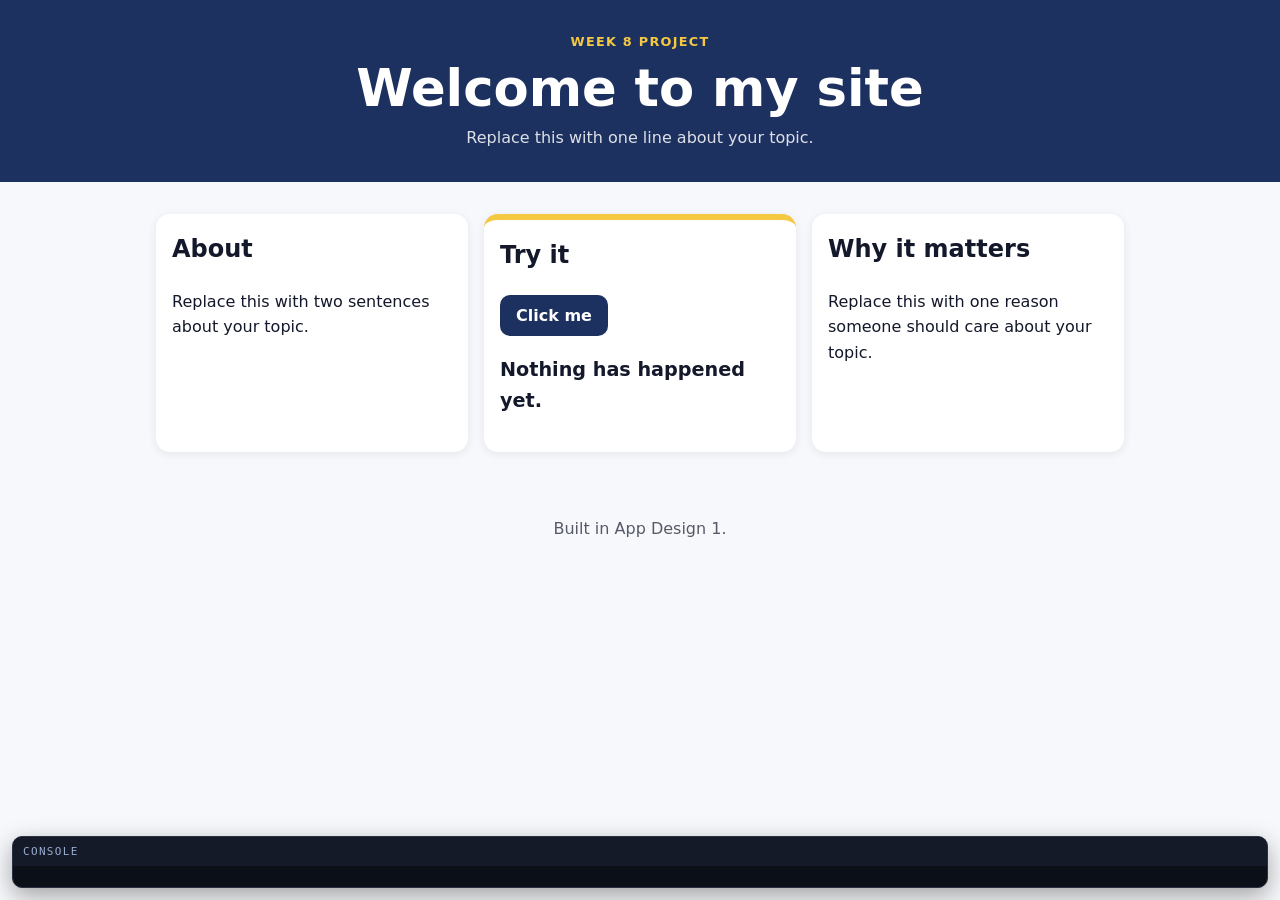
<file: week-08/my-site/index.html>
<!doctype html>
<html lang="en">
<head>
  <meta charset="utf-8">
  <meta name="viewport" content="width=device-width, initial-scale=1">
  <!-- DAY 1 · TODO 1: change the title to your topic -->
  <title>My Site</title>
  <link rel="stylesheet" href="styles.css">
  <!-- The console panel: shows console.log messages and errors at the bottom of the page,
       because school Chromebooks block the browser's own console.
       DAY 4: delete this one line before you ship, so your live site shows only your page. -->
  <script src="console-panel.js" defer></script>
  <!-- This line connects your JavaScript. "defer" means: wait until the page has loaded, then run it. Do not delete it. -->
  <script src="script.js" defer></script>
</head>
<body>
  <!--
    MY CONTRACT FOR THE WEEK  (DAY 1 · TODO 2 — fill in all four, then save)
    My topic:
    My colours:
    My headline:
    The one thing only my site does:
  -->

  <header class="top">
    <p class="kicker">Week 8 project</p>
    <!-- DAY 1 · TODO 3: your headline, in your own words -->
    <h1>Welcome to my site</h1>
    <!-- DAY 1 · TODO 4: one line that tells a stranger what this page is about -->
    <p class="tagline">Replace this with one line about your topic.</p>
  </header>

  <main class="cards">
    <section class="card">
      <h2>About</h2>
      <p>Replace this with two sentences about your topic.</p>
    </section>

    <section class="card feature">
      <h2>Try it</h2>
      <!-- DAY 2: this is your button. Its id, "action", is how JavaScript finds it. -->
      <button id="action" type="button">Click me</button>
      <!-- DAY 2: JavaScript writes into this paragraph. Its id is "output". -->
      <p id="output">Nothing has happened yet.</p>
    </section>

    <section class="card">
      <h2>Why it matters</h2>
      <p>Replace this with one reason someone should care about your topic.</p>
    </section>
  </main>

  <footer class="bottom">
    <p>Built in App Design 1.</p>
  </footer>
</body>
</html>
</file>
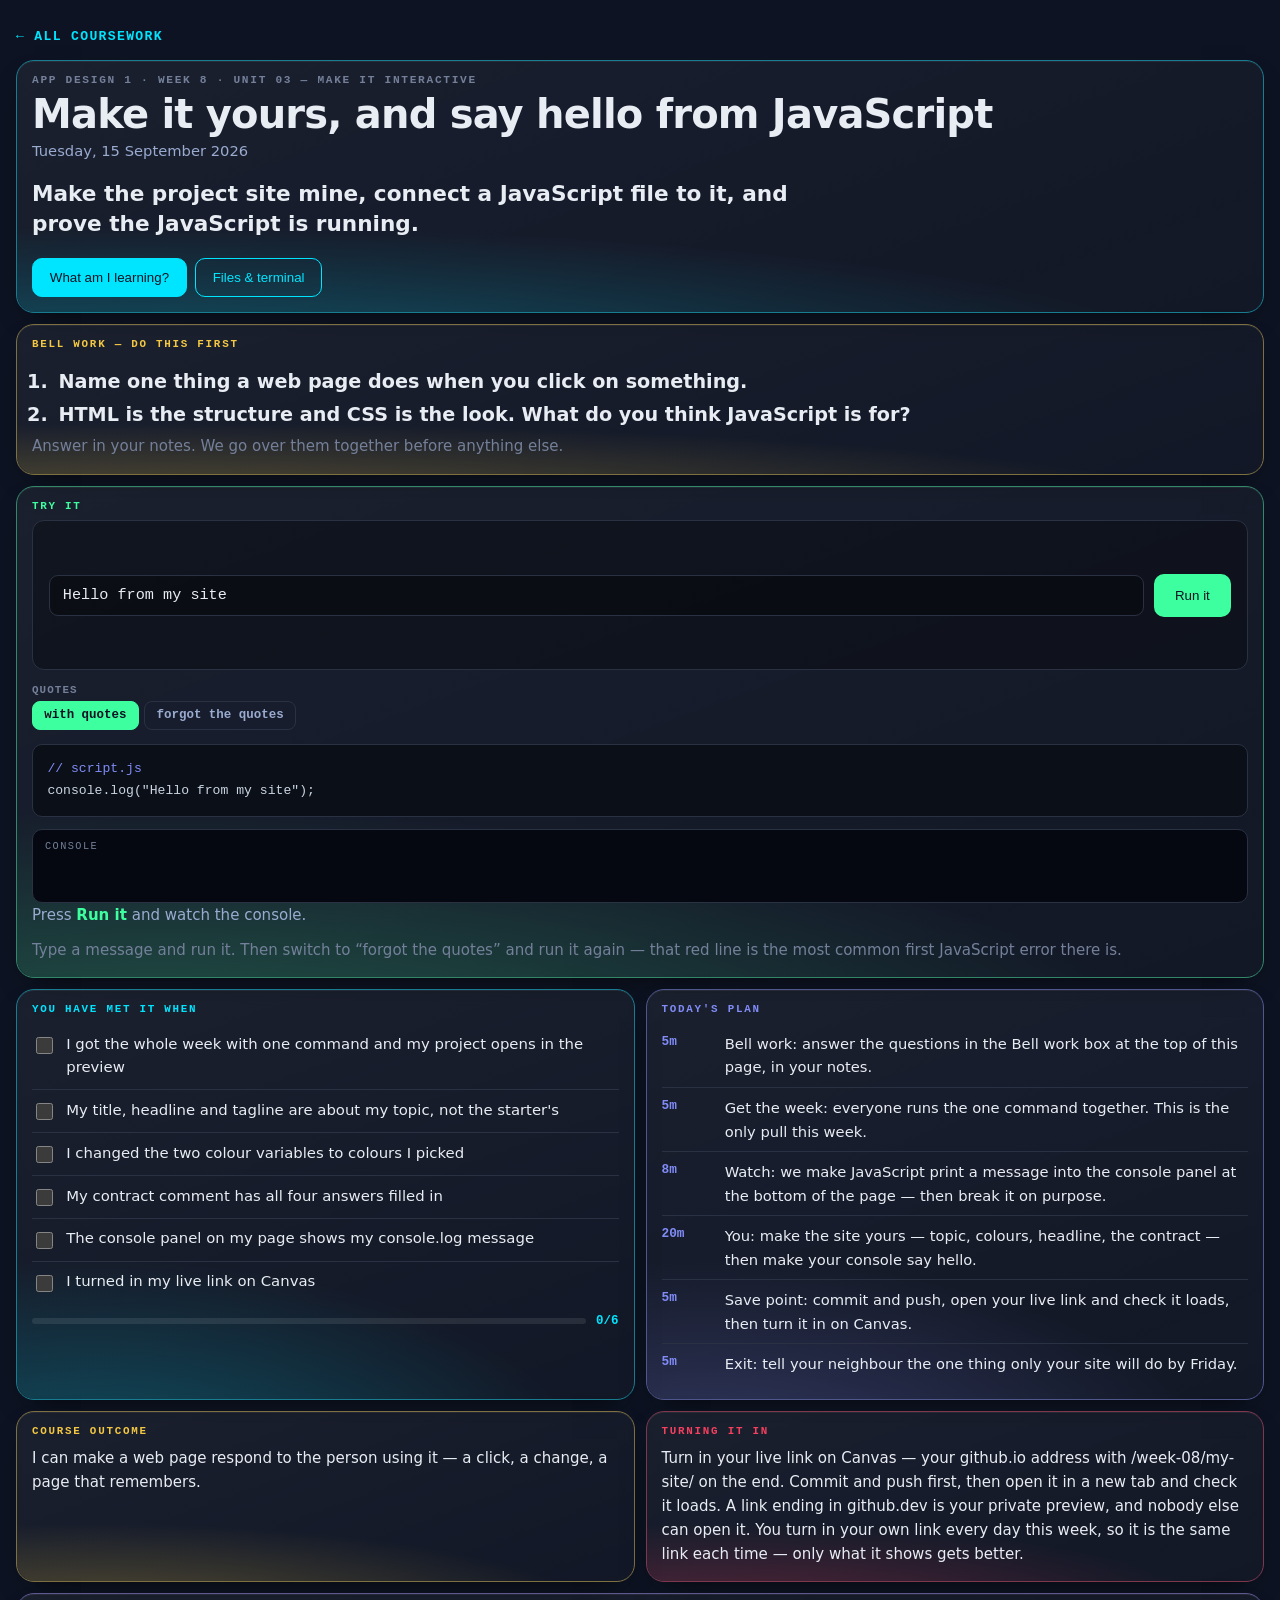
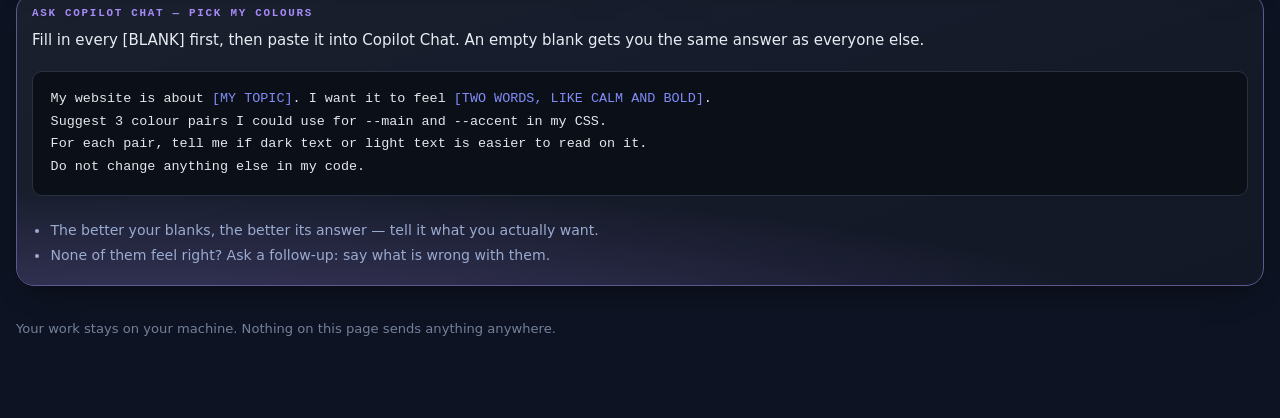
<file: week-08/my-site/week-08/day-1/index.html>
<!doctype html>
<html lang="en">
<head>
<meta charset="utf-8">
<meta name="viewport" content="width=device-width,initial-scale=1">
<title>Make it yours, and say hello from JavaScript — App Design 1</title>
<meta name="color-scheme" content="dark">
<style>
:root{--acc:var(--ss-cyan,#00e5ff)}
*{box-sizing:border-box}
body{margin:0;background:var(--ss-void,#0d1322);color:var(--ss-bone,#e8ecf3);
  font:16px/1.6 var(--ss-body,"Inter",system-ui,sans-serif);padding:1.4rem 1rem 5rem}
.wrap{max-width:96rem;margin:0 auto}
a.back{display:inline-block;color:var(--acc);text-decoration:none;font:600 .82rem/1 var(--ss-mono,ui-monospace,monospace);
  letter-spacing:.1em;text-transform:uppercase;margin:0 0 1rem}

/* ── the grid: the dashboard's, verbatim in behaviour ───────────────────── */
.bento{display:grid;gap:11px;grid-template-columns:repeat(4,minmax(0,1fr));align-items:stretch}
.bento > *{grid-column:span 2}
.bento > .w1{grid-column:span 1}
.bento > .w4{grid-column:span 4}
/* Height-matching only helps when the tiles in a row are already close. On a phone
   two tiles share a row and one of them is a five-item plan — stretched, its short
   neighbour grew 729px of empty gradient. Ragged is correct at this size. */
@media (max-width:760px){.bento{grid-template-columns:repeat(6,minmax(0,1fr));gap:7px;align-items:start}
  .bento > *{grid-column:span 3} .bento > .w1{grid-column:span 3} .bento > .w4{grid-column:span 6}}
@media (min-width:1500px){.bento{grid-template-columns:repeat(8,minmax(0,1fr))}
  .bento > *{grid-column:span 2} .bento > .w1{grid-column:span 2} .bento > .w4{grid-column:span 8}
  /* the lab keeps six columns and the criteria ride alongside it, so the widest
     screen gains density rather than gaining empty space */
  .bento > .lab{grid-column:span 6} .bento > .lab + *{grid-column:span 2}
  /* The plan is five rows of prose next to two tiles of three lines each. Stretched
     into one row the short pair inflate into dead space, which looks worse than the
     raggedness it was fixing. So the plan takes a narrow column two rows tall and the
     other two stack beside it — the row fills, nothing is padded out to match. */
  .bento > .t-plan{grid-column:span 3;grid-row:span 2}
  .bento > .t-clo, .bento > .t-turn{grid-column:span 5}}

/* ── the tile ───────────────────────────────────────────────────────────── */
.tl{position:relative;overflow:hidden;border-radius:18px;padding:14px 15px 15px;display:flex;flex-direction:column;
  background:linear-gradient(160deg,rgba(255,255,255,.055),rgba(255,255,255,.02));
  border:1px solid color-mix(in srgb, var(--acc) 42%, var(--ss-border,#2a3142));
  box-shadow:0 1px 0 rgba(255,255,255,.06) inset,0 12px 30px -18px rgba(0,0,0,.9);
  transition:transform .16s var(--ss-ease,cubic-bezier(.2,.7,.3,1)),border-color .16s}
.tl::after{content:"";position:absolute;inset:0;pointer-events:none;border-radius:inherit;
  background:radial-gradient(125% 85% at 12% 122%, var(--acc) 0%, transparent 66%);opacity:.30}
.tl > *{position:relative;z-index:1}
.k{display:block;font:600 .68rem/1 var(--ss-mono,ui-monospace,monospace);letter-spacing:.16em;
  text-transform:uppercase;color:var(--acc);margin:0 0 .55rem}

/* hero */
.hero{--acc:var(--ss-cyan,#00e5ff)}
.hero .eyebrow{font:600 .7rem/1 var(--ss-mono,ui-monospace,monospace);letter-spacing:.15em;
  text-transform:uppercase;color:var(--ss-faint,#74809a)}
.hero h1{font-family:var(--ss-display,"Syne",system-ui,sans-serif);font-size:clamp(1.5rem,3.4vw,2.5rem);
  line-height:1.08;letter-spacing:-.02em;margin:.45rem 0 .2rem}
.hero .when{color:var(--ss-mist,#9aabd0);font-size:.92rem;margin:0 0 1rem}
.hero .slo{font-size:clamp(1.05rem,1.7vw,1.35rem);font-weight:600;line-height:1.42;margin:0;max-width:52rem}
.hero .row{display:flex;flex-wrap:wrap;gap:.5rem;margin-top:1.1rem}

button.b{cursor:pointer;font:600 .84rem/1 inherit;padding:.7rem 1.05rem;border-radius:10px;
  border:1px solid var(--acc);background:transparent;color:var(--acc);transition:background .15s,color .15s}
button.b:hover{background:var(--acc);color:var(--ss-void,#0d1322)}
button.b.solid{background:var(--acc);color:var(--ss-void,#0d1322)}
button.b.solid:hover{filter:brightness(1.12)}
a.b{display:inline-block;text-decoration:none}

/* success criteria */
.sc{list-style:none;margin:0;padding:0}
.sc li{border-bottom:1px solid var(--ss-border,#2a3142)}
.sc li:last-child{border-bottom:0}
.sc label{display:flex;gap:.65rem;align-items:flex-start;padding:.55rem 0;cursor:pointer;font-size:.93rem}
.sc input{margin-top:.28rem;width:1.05rem;height:1.05rem;accent-color:var(--acc);flex:none}
.sc input:checked + span{color:var(--ss-faint,#74809a);text-decoration:line-through}
.prog{display:flex;align-items:center;gap:.6rem;margin-top:.7rem}
.prog .bar{flex:1;height:6px;border-radius:99px;background:rgba(255,255,255,.09);overflow:hidden}
.prog .bar i{display:block;height:100%;width:0;background:var(--acc);transition:width .25s}
.prog b{font:700 .78rem/1 var(--ss-mono,ui-monospace,monospace);color:var(--acc)}

/* plan */
.plan{list-style:none;margin:0;padding:0}
.plan li{display:flex;gap:.75rem;padding:.5rem 0;border-bottom:1px solid var(--ss-border,#2a3142);font-size:.92rem}
.plan li:last-child{border-bottom:0}
.plan .m{flex:none;width:3.2rem;font:700 .8rem/1.55 var(--ss-mono,ui-monospace,monospace);color:var(--acc)}

/* generic tile text */
.tl p{margin:0 0 .7rem;font-size:.94rem}.tl p:last-child{margin:0}
.tl .big{font-size:1.02rem;line-height:1.5}

/* ── the lab ────────────────────────────────────────────────────────────── */
.lab{--acc:var(--ss-green,#3effa0)}
.lab .stage{background:rgba(0,0,0,.32);border:1px solid var(--ss-border,#2a3142);border-radius:12px;
  padding:16px;min-height:0;height:clamp(150px,20vh,190px);display:flex}
.lab .stage .fx{flex:1;display:flex;gap:10px;transition:all .28s var(--ss-ease,cubic-bezier(.2,.7,.3,1))}
.lab .box{background:color-mix(in srgb,var(--acc) 30%,transparent);border:1px solid var(--acc);
  border-radius:9px;padding:.7rem .9rem;font:700 .82rem/1.3 var(--ss-mono,ui-monospace,monospace);
  color:var(--ss-bone,#e8ecf3);display:grid;place-items:center;transition:all .28s}
.lab .box.b2{min-height:64px}.lab .box.b3{min-height:88px}
.ctrls{margin-top:.9rem;display:grid;gap:.7rem}
.ctrl .cn{font:600 .68rem/1 var(--ss-mono,ui-monospace,monospace);letter-spacing:.1em;text-transform:uppercase;
  color:var(--ss-faint,#74809a);margin-bottom:.35rem}
.seg{display:flex;flex-wrap:wrap;gap:.35rem}
.seg button{cursor:pointer;font:600 .78rem/1 var(--ss-mono,ui-monospace,monospace);padding:.45rem .7rem;
  border-radius:8px;border:1px solid var(--ss-border,#2a3142);background:transparent;color:var(--ss-mist,#9aabd0)}
.seg button[aria-pressed=true]{background:var(--acc);border-color:var(--acc);color:var(--ss-void,#0d1322)}
.readout{margin-top:.9rem;background:#0b0f18;border:1px solid var(--ss-border,#2a3142);border-radius:10px;
  padding:.8rem .9rem;font:.82rem/1.7 var(--ss-mono,ui-monospace,monospace);color:#cbd5e1;overflow-x:auto}
.readout .p{color:var(--ss-peri,#818cf8)}.readout .v{color:var(--ss-green,#3effa0)}
.axis{margin-top:.75rem;font-size:.87rem;color:var(--ss-mist,#9aabd0)}
.axis b{color:var(--acc)}
.slid{width:100%;accent-color:var(--acc)}

/* ── modal ──────────────────────────────────────────────────────────────── */
dialog{border:none;padding:0;background:transparent;max-width:min(46rem,94vw);width:100%}
dialog::backdrop{background:rgba(6,9,16,.74)}
.sheet{background:var(--ss-ink,#161d31);border:1px solid var(--ss-border,#2a3142);border-radius:18px;
  padding:1.4rem 1.5rem;color:var(--ss-bone,#e8ecf3);max-height:84vh;overflow:auto}
.sheet h3{font-family:var(--ss-display,"Syne",system-ui,sans-serif);font-size:1.25rem;margin:0 0 .8rem}
.sheet p{font-size:.98rem;margin:0 0 .9rem}
.sheet .x{position:sticky;top:0;float:right;cursor:pointer;background:transparent;border:1px solid var(--ss-border,#2a3142);
  color:var(--ss-mist,#9aabd0);border-radius:8px;font:600 .75rem/1 var(--ss-mono,ui-monospace,monospace);padding:.45rem .6rem}
.sheet img{width:100%;height:auto;border-radius:10px;border:1px solid var(--ss-border,#2a3142)}
pre.code{background:#0b0f18;border:1px solid var(--ss-border,#2a3142);border-radius:10px;padding:1rem 1.1rem;
  overflow-x:auto;font:.84rem/1.7 var(--ss-mono,ui-monospace,monospace);color:#e5e7eb;margin:.5rem 0;position:relative}
pre.code b{color:var(--ss-peri,#818cf8);font-weight:400}
.codewrap{position:relative}
.codewrap .cp{position:absolute;top:.55rem;right:.55rem;cursor:pointer;border:1px solid #3b4252;background:#1c2230;
  color:var(--ss-peri,#818cf8);font:600 .72rem/1 var(--ss-mono,ui-monospace,monospace);letter-spacing:.06em;
  text-transform:uppercase;padding:.42rem .65rem;border-radius:6px}
.codewrap .cp.ok{background:#064e3b;border-color:#10b981;color:#6ee7b7}
.files{list-style:none;margin:.5rem 0 0;padding:0}
.files li{padding:.5rem 0;border-top:1px solid var(--ss-border,#2a3142)}
.files a{color:var(--acc);font:600 .9rem/1.5 var(--ss-mono,ui-monospace,monospace);text-decoration:none}
.files span{display:block;color:var(--ss-faint,#74809a);font-size:.85rem;margin-top:.1rem}
.who{display:flex;gap:.7rem;flex-wrap:wrap;margin:0 0 .8rem}
.who label{flex:1 1 9rem;font:600 .7rem/1 var(--ss-mono,ui-monospace,monospace);letter-spacing:.08em;
  text-transform:uppercase;color:var(--ss-faint,#74809a)}
.who input{display:block;width:100%;margin-top:.35rem;padding:.55rem .65rem;font:inherit;color:var(--ss-bone,#e8ecf3);
  background:rgba(0,0,0,.3);border:1px solid var(--ss-border,#2a3142);border-radius:8px}
.who input:focus{outline:none;border-color:var(--acc)}
.hint{color:var(--ss-faint,#74809a);font-size:.85rem;margin:.6rem 0 0}
footer{max-width:96rem;margin:2rem auto 0;color:var(--ss-faint,#74809a);font-size:.82rem}

/* ── JavaScript labs ────────────────────────────────────────────────────────
   A JavaScript day has no box to push around; what it has is a console that talks back.
   So these labs carry a small console, styled like the real one, and every lab's readout
   is the exact code the student would type into script.js. */
.lab .jsrow{display:flex;flex-wrap:wrap;gap:.6rem;align-items:center;width:100%}
.lab .jsin{flex:1;min-width:10rem;padding:.65rem .8rem;border-radius:9px;border:1px solid var(--ss-border,#2a3142);
  background:rgba(0,0,0,.35);color:var(--ss-bone,#e8ecf3);font:.95rem var(--ss-mono,ui-monospace,monospace)}
.lab .jsin:focus{outline:none;border-color:var(--acc)}
.lab .demo{font:700 .95rem/1 inherit;background:var(--acc);color:#0d1322;border:2px solid var(--acc);
  border-radius:10px;padding:.75rem 1.2rem;cursor:pointer;transition:filter .15s,transform .1s}
.lab .demo:hover{filter:brightness(1.12)}.lab .demo:active{transform:translateY(2px)}
.lab .demo:focus-visible{outline:none;box-shadow:0 0 0 4px rgba(255,255,255,.35)}
.lab .val{font:700 clamp(1.3rem,3vw,2.1rem)/1.15 var(--ss-display,system-ui,sans-serif);color:var(--ss-bone,#e8ecf3)}
.lab .stage.col{flex-direction:column;align-items:flex-start;justify-content:center;gap:.8rem;height:auto;min-height:150px}
.devcon{margin-top:.8rem;background:#050810;border:1px solid var(--ss-border,#2a3142);border-radius:10px;
  min-height:4.6rem;max-height:9rem;overflow:auto;padding:.5rem .75rem;font:.8rem/1.6 var(--ss-mono,ui-monospace,monospace)}
.devcon .hd{color:var(--ss-faint,#74809a);font-size:.64rem;letter-spacing:.14em;text-transform:uppercase;margin-bottom:.25rem}
.devcon .ok{color:#e5e7eb}.devcon .ok::before{content:"› ";color:var(--ss-faint,#74809a)}
.devcon .err{color:#fca5a5;background:rgba(244,63,94,.12);border-radius:5px;padding:0 .35rem}

/* ── Bell work ──────────────────────────────────────────────────────────── */
.bellq{margin:.2rem 0 0;padding-left:1.4rem;font-size:clamp(1rem,1.5vw,1.2rem);font-weight:600;line-height:1.45}
.bellq li{margin:.35rem 0;padding-left:.25rem}

/* ── Ask Copilot Chat ───────────────────────────────────────────────────── */
.t-prompt pre.code{white-space:pre-wrap}
.t-prompt .rules{margin:.7rem 0 0;padding-left:1.15rem;font-size:.88rem;color:var(--ss-mist,#9aabd0)}
.t-prompt .rules li{margin:.2rem 0}
</style>
</head>
<body>
<div class="wrap">
  <a class="back" href="../../">&larr; All coursework</a>
  <div class="bento">
    <section class="tl hero w4">
      <div class="eyebrow">App Design 1 &middot; Week 8 &middot; Unit 03 — Make it interactive</div>
      <h1>Make it yours, and say hello from JavaScript</h1>
      <p class="when">Tuesday, 15 September 2026</p>
      <p class="slo">Make the project site mine, connect a JavaScript file to it, and prove the JavaScript is running.</p>
      <div class="row">
        <button class="b solid" data-open="m-read" type="button">What am I learning?</button>
        
        <button class="b" data-open="m-files" type="button">Files &amp; terminal</button>
      </div>
    </section>
    <section class="tl w4 t-bell" style="--acc:var(--ss-gold,#f5c842)">
      <span class="k">Bell work — do this first</span>
      <ol class="bellq"><li>Name one thing a web page does when you click on something.</li><li>HTML is the structure and CSS is the look. What do you think JavaScript is for?</li></ol>
      <p class="hint">Answer in your notes. We go over them together before anything else.</p>
    </section>
    <section class="tl lab w4" id="lab" data-lab="console">
      <span class="k">Try it</span>
      <div class="stage col"><div class="jsrow">
        <input class="jsin" id="cin" type="text" value="Hello from my site" aria-label="Your message">
        <button class="demo" id="crun" type="button">Run it</button>
      </div></div>
      <div class="ctrls"><div class="ctrl"><div class="cn">quotes</div><div class="seg" data-prop="quotes">
      <button type="button" data-v="with" aria-pressed="true">with quotes</button><button type="button" data-v="forgot" aria-pressed="false">forgot the quotes</button>
    </div></div></div>
      <div class="readout" id="ro"></div>
      <div class="devcon" id="cout"><div class="hd">Console</div></div>
      <p class="axis" id="axis">Press <b>Run it</b> and watch the console.</p>
      <p class="hint">Type a message and run it. Then switch to “forgot the quotes” and run it again — that red line is the most common first JavaScript error there is.</p>
    </section>
    <section class="tl">
      <span class="k">You have met it when</span>
      <ul class="sc"><li><label><input type="checkbox" data-sc="0"><span>I got the whole week with one command and my project opens in the preview</span></label></li><li><label><input type="checkbox" data-sc="1"><span>My title, headline and tagline are about my topic, not the starter's</span></label></li><li><label><input type="checkbox" data-sc="2"><span>I changed the two colour variables to colours I picked</span></label></li><li><label><input type="checkbox" data-sc="3"><span>My contract comment has all four answers filled in</span></label></li><li><label><input type="checkbox" data-sc="4"><span>The console panel on my page shows my console.log message</span></label></li><li><label><input type="checkbox" data-sc="5"><span>I turned in my live link on Canvas</span></label></li></ul>
      <div class="prog"><div class="bar"><i id="scbar"></i></div><b id="scnum">0/6</b></div>
    </section>
    <section class="tl t-plan" style="--acc:var(--ss-peri,#818cf8)">
      <span class="k">Today's plan</span>
      <ul class="plan"><li><span class="m">5m</span><span>Bell work: answer the questions in the Bell work box at the top of this page, in your notes.</span></li><li><span class="m">5m</span><span>Get the week: everyone runs the one command together. This is the only pull this week.</span></li><li><span class="m">8m</span><span>Watch: we make JavaScript print a message into the console panel at the bottom of the page — then break it on purpose.</span></li><li><span class="m">20m</span><span>You: make the site yours — topic, colours, headline, the contract — then make your console say hello.</span></li><li><span class="m">5m</span><span>Save point: commit and push, open your live link and check it loads, then turn it in on Canvas.</span></li><li><span class="m">5m</span><span>Exit: tell your neighbour the one thing only your site will do by Friday.</span></li></ul>
    </section>
    <section class="tl t-clo" style="--acc:var(--ss-gold,#f5c842)">
      <span class="k">Course outcome</span><p>I can make a web page respond to the person using it — a click, a change, a page that remembers.</p>
    </section>
    <section class="tl t-turn" style="--acc:var(--ss-rose,#f43f5e)">
      <span class="k">Turning it in</span><p>Turn in your live link on Canvas — your github.io address with /week-08/my-site/ on the end. Commit and push first, then open it in a new tab and check it loads. A link ending in github.dev is your private preview, and nobody else can open it. You turn in your own link every day this week, so it is the same link each time — only what it shows gets better.</p>
    </section>
    <section class="tl w4 t-prompt" style="--acc:var(--ss-violet,#a78bfa)">
      <span class="k">Ask Copilot Chat — pick my colours</span>
      <p>Fill in every [BLANK] first, then paste it into Copilot Chat. An empty blank gets you the same answer as everyone else.</p>
      <div class="codewrap"><button class="cp" type="button">Copy</button><pre class="code">My website is about <b>[MY TOPIC]</b>. I want it to feel <b>[TWO WORDS, LIKE CALM AND BOLD]</b>.
Suggest 3 colour pairs I could use for --main and --accent in my CSS.
For each pair, tell me if dark text or light text is easier to read on it.
Do not change anything else in my code.</pre></div>
      <ul class="rules"><li>The better your blanks, the better its answer — tell it what you actually want.</li><li>None of them feel right? Ask a follow-up: say what is wrong with them.</li></ul>
    </section>
  </div>
  <footer>Your work stays on your machine. Nothing on this page sends anything anywhere.</footer>
</div>

  <dialog id="m-read"><div class="sheet"><button class="x" data-close type="button">Close</button>
    <h3>What am I learning?</h3><p>This week your site stops just sitting there. By Friday, clicking something on it will do a thing only your site does — and you will have built it yourself, in JavaScript.</p><p>Today is the setup, and it matters more than it sounds. First you get the whole week in one go, so there is nothing to pull again until next week. Then you make the project yours — your topic, your colours, your words — because a feature on somebody else's page is not your feature.</p><p>Last, you prove your JavaScript is running with one line: console.log. The console is where JavaScript talks back to you. School Chromebooks block the browser's own console, so your project has one built in — a panel along the bottom of your page. console.log prints there, and so does every error. When something goes wrong this week, that panel is where it tells you what, so you learn to read it on day one.</p></div></dialog>

  

  <dialog id="m-files"><div class="sheet"><button class="x" data-close type="button">Close</button>
    <h3>Files &amp; terminal</h3>
    <p>Everything for this week is already in your week folder.</p>

    <h3 style="margin-top:1.3rem">Get the whole week — once</h3>
    <p>The whole week comes down in one go — all four days and the project you build in. Run this once, on Tuesday, in the terminal at the bottom of your Codespace.</p>
    <div class="codewrap"><button class="cp" type="button">Copy</button><pre class="code"><b># the whole week in one go — do this once</b>
npx degit coltonsharp-dev/ALA2627-ASD-Coursework/week-08 week-08
cd week-08/my-site
python -m http.server 8000</pre></div>
    <p>Wednesday to Friday there is nothing to pull. Your project is already in week-08/my-site — open it, start the preview with the last line, and keep going.</p>
    <p class="hint">Terminal not co-operating? The Week 8 page has a Download button for the same project. Use it and keep going — do not lose a period to a command.</p>
  </div></dialog>
<script>
var NL = String.fromCharCode(10);
var RC = null;

/* modals */
document.querySelectorAll("[data-open]").forEach(function(b){
  b.addEventListener("click", function(){
    var d = document.getElementById(b.getAttribute("data-open"));
    if (d && d.showModal) d.showModal();
  });
});
document.querySelectorAll("[data-close]").forEach(function(b){
  b.addEventListener("click", function(){ b.closest("dialog").close(); });
});
document.querySelectorAll("dialog").forEach(function(d){
  d.addEventListener("click", function(e){ if (e.target === d) d.close(); });
});

/* success criteria progress */
var scBoxes = [].slice.call(document.querySelectorAll("input[data-sc]"));
var scBar = document.getElementById("scbar"), scNum = document.getElementById("scnum");
function scSync(){
  var n = scBoxes.filter(function(b){ return b.checked; }).length;
  if (scBar) scBar.style.width = (scBoxes.length ? (n / scBoxes.length) * 100 : 0) + "%";
  if (scNum) scNum.textContent = n + "/" + scBoxes.length;
}
scBoxes.forEach(function(b){ b.addEventListener("change", scSync); });
scSync();

/* copy buttons */
document.querySelectorAll(".codewrap .cp").forEach(function(b){
  b.addEventListener("click", function(){
    var t = b.parentElement.querySelector("pre").innerText;
    function done(){ b.textContent = "Copied"; b.classList.add("ok");
      setTimeout(function(){ b.textContent = "Copy"; b.classList.remove("ok"); }, 1600); }
    function fb(){ var r = document.createRange(); r.selectNodeContents(b.parentElement.querySelector("pre"));
      var s = getSelection(); s.removeAllRanges(); s.addRange(r); b.textContent = "Press Ctrl+C";
      setTimeout(function(){ b.textContent = "Copy"; }, 2200); }
    if (navigator.clipboard) navigator.clipboard.writeText(t).then(done, fb); else fb();
  });
});

/* ---- labs ---- */
var fx = document.getElementById("fx"), ro = document.getElementById("ro"), axis = document.getElementById("axis");
var state = {};
function segWire(onChange){
  document.querySelectorAll(".seg").forEach(function(seg){
    var prop = seg.getAttribute("data-prop");
    var pressed = seg.querySelector("[aria-pressed=true]");
    state[prop] = pressed ? pressed.getAttribute("data-v") : null;
    seg.querySelectorAll("button").forEach(function(btn){
      btn.addEventListener("click", function(){
        seg.querySelectorAll("button").forEach(function(o){ o.setAttribute("aria-pressed", "false"); });
        btn.setAttribute("aria-pressed", "true");
        state[prop] = btn.getAttribute("data-v");
        onChange();
      });
    });
  });
  onChange();
}
function css(rules){
  return rules.map(function(r){
    return '<span class="p">' + r[0] + '</span>: <span class="v">' + r[1] + '</span>;';
  }).join("<br>");
}

if (fx && document.querySelector('.seg[data-prop="flex-direction"]')) {
  segWire(function(){
    fx.style.flexDirection  = state["flex-direction"];
    fx.style.justifyContent = state["justify-content"];
    fx.style.alignItems     = state["align-items"];
    ro.innerHTML = ".cards {<br>&nbsp;&nbsp;" + css([
      ["display","flex"],["flex-direction",state["flex-direction"]],
      ["justify-content",state["justify-content"]],["align-items",state["align-items"]]
    ]).split("<br>").join("<br>&nbsp;&nbsp;") + "<br>}";
    var col = state["flex-direction"] === "column";
    axis.innerHTML = col
      ? "Direction is <b>column</b>, so the main axis runs <b>down</b>. justify-content is now moving things <b>vertically</b> and align-items is moving them <b>across</b>. They swapped."
      : "Direction is <b>row</b>, so the main axis runs <b>across</b>. justify-content moves things <b>horizontally</b>, align-items moves them <b>vertically</b>.";
  });
}

if (fx && document.querySelector('.seg[data-prop="tool"]')) {
  var b1 = document.getElementById("sb1"), b2 = document.getElementById("sb2"), b3 = document.getElementById("sb3");
  segWire(function(){
    var n = state["size"] + "px", tool = state["tool"];
    fx.style.gap = tool === "gap" ? n : "0px";
    [b1,b2,b3].forEach(function(b){
      b.style.padding = tool === "padding" ? n : "0.7rem 0.9rem";
      b.style.margin  = tool === "margin"  ? n : "0px";
    });
    ro.innerHTML = tool === "gap"
      ? ".cards {<br>&nbsp;&nbsp;" + css([["display","flex"],["gap",n]]).split("<br>").join("<br>&nbsp;&nbsp;") + "<br>}"
      : ".card {<br>&nbsp;&nbsp;" + css([[tool,n]]) + "<br>}";
    axis.innerHTML = tool === "gap"
      ? "<b>gap</b> sits between the boxes and adds nothing to the outside edges. It only works because the parent is a flex container."
      : tool === "padding"
        ? "<b>padding</b> is inside each box, so the boxes grow. The space between them has not changed."
        : "<b>margin</b> is outside each box, so it pushes the neighbours away &mdash; and it also pushes against the container edge, which gap does not.";
  });
}

if (document.getElementById("dbtn")) {
  var ro2 = document.getElementById("ro");
  ro2.innerHTML = ".btn:hover&nbsp;&nbsp;&nbsp;&nbsp;{ " + '<span class="p">filter</span>: <span class="v">brightness(1.15)</span>;' + " }<br>" +
    ".btn:focus-visible { " + '<span class="p">box-shadow</span>: <span class="v">0 0 0 4px</span>;' + " }<br>" +
    ".btn:active&nbsp;&nbsp;&nbsp;{ " + '<span class="p">transform</span>: <span class="v">translateY(2px)</span>;' + " }";
}

/* ---- JavaScript labs ---- */
function escH(t){ return String(t).split("&").join("&amp;").split("<").join("&lt;").split(">").join("&gt;"); }
var cout = document.getElementById("cout");
function logLine(text, bad){
  if (!cout) return;
  var row = document.createElement("div"); row.className = bad ? "err" : "ok"; row.textContent = text;
  cout.appendChild(row); cout.scrollTop = cout.scrollHeight;
}

if (document.querySelector('[data-lab="console"]')) {
  var cin = document.getElementById("cin");
  var cline = function(){
    var msg = cin.value;
    return state["quotes"] === "forgot" ? "console.log(" + msg + ");" : 'console.log("' + msg + '");';
  };
  segWire(function(){ ro.innerHTML = '<span class="p">// script.js</span><br>' + escH(cline()); });
  cin.addEventListener("input", function(){ ro.innerHTML = '<span class="p">// script.js</span><br>' + escH(cline()); });
  document.getElementById("crun").addEventListener("click", function(){
    var msg = cin.value;
    if (state["quotes"] === "forgot") {
      /* the real browser error, not a made-up one: one word is a name nobody defined;
         several words are not even valid code, so the browser stops before running it */
      var parts = msg.trim().split(" ").filter(function(w){ return w.length; });
      if (parts.length > 1) {
        logLine("Uncaught SyntaxError: missing ) after argument list", true);
        axis.innerHTML = "Red. Without quotes, JavaScript reads <b>" + escH(parts[0]) + " " + escH(parts[1]) + "</b> as code, and that is not valid code &mdash; so nothing in the file runs. Quotes mean <b>this is text</b>.";
      } else {
        var word = parts[0] || "message";
        logLine("Uncaught ReferenceError: " + word + " is not defined", true);
        axis.innerHTML = "Red. Without quotes JavaScript thinks <b>" + escH(word) + "</b> is the name of something, and nothing has that name. Quotes mean <b>this is text</b>.";
      }
    } else {
      logLine(msg, false);
      axis.innerHTML = "It printed. That is JavaScript talking back to you &mdash; every day this week starts here.";
    }
  });
}

if (document.querySelector('[data-lab="click"]')) {
  var kb = document.getElementById("cbtn"), kt = document.getElementById("ctext");
  var kcol = ["#3effa0", "#f5c842", "#818cf8", "#f43f5e"], kci = 0, kev = null;
  var kdo = function(){
    var d = state["does"];
    if (d === "log") logLine("The button was used (" + state["event"] + ")", false);
    if (d === "text") kt.textContent = "You did it. The page changed.";
    if (d === "colour") { kci = (kci + 1) % kcol.length; kb.style.background = kcol[kci]; kb.style.borderColor = kcol[kci]; }
  };
  segWire(function(){
    if (kev) kb.removeEventListener(kev, kdo);
    kev = state["event"]; kb.addEventListener(kev, kdo);
    kt.textContent = "Nothing has happened yet."; kb.style.background = ""; kb.style.borderColor = "";
    var inner = state["does"] === "log" ? 'console.log("The button was used");'
      : state["does"] === "text" ? 'output.textContent = "You did it. The page changed.";'
      : 'button.style.background = "gold";';
    var lines = ['const button = document.querySelector("#action");'];
    if (state["does"] === "text") lines.push('const output = document.querySelector("#output");');
    lines.push("");
    lines.push('button.addEventListener("' + kev + '", function () {');
    ro.innerHTML = lines.map(escH).join("<br>") + "<br>&nbsp;&nbsp;" + escH(inner) + "<br>" + escH("});");
    axis.innerHTML = kev === "click" ? "<b>click</b> runs the function once the button is pressed and let go."
      : kev === "dblclick" ? "<b>dblclick</b> needs two quick clicks. Try one click &mdash; nothing happens now."
      : "<b>mouseenter</b> runs the moment the pointer arrives. No click at all.";
  });
}

if (document.querySelector('[data-lab="state"]')) {
  var sb = document.getElementById("sbtn"), sv = document.getElementById("sval");
  var count = 0, isOn = false, spot = 0, msgs = ["Go team!", "Practice starts at 3", "Big game Friday"];
  var sdraw = function(){
    var f = state["feature"], code = [];
    if (f === "counter") { sv.textContent = String(count); sb.textContent = "Add one";
      code = ["let count = " + count + ";", "", "function addOne() {", "  count = count + 1;", "  output.textContent = count;", "}", "", 'button.addEventListener("click", addOne);']; }
    if (f === "toggle") { sv.textContent = isOn ? "ON" : "OFF"; sb.textContent = "Switch";
      code = ["let isOn = " + isOn + ";", "", "function flip() {", "  isOn = !isOn;", '  output.textContent = isOn ? "ON" : "OFF";', "}", "", 'button.addEventListener("click", flip);']; }
    if (f === "messages") { sv.textContent = msgs[spot]; sb.textContent = "Next";
      code = ['let messages = ["Go team!", "Practice starts at 3", "Big game Friday"];', "let spot = " + spot + ";", "", "function next() {", "  spot = (spot + 1) % messages.length;", "  output.textContent = messages[spot];", "}", "", 'button.addEventListener("click", next);']; }
    ro.innerHTML = code.map(function(l){ return escH(l).split("  ").join("&nbsp;&nbsp;"); }).join("<br>");
  };
  sb.addEventListener("click", function(){
    var f = state["feature"];
    if (f === "counter") count = count + 1;
    if (f === "toggle") isOn = !isOn;
    if (f === "messages") spot = (spot + 1) % msgs.length;
    sdraw();
    axis.innerHTML = "Look at the first line: the value changed. <b>That is a variable</b> &mdash; the page remembering something between clicks.";
  });
  segWire(sdraw);
}

/* receipt */
var rcGo = document.getElementById("rc-go");
if (rcGo) rcGo.addEventListener("click", function(){
  var name = (document.getElementById("rc-name").value || "").trim();
  var period = (document.getElementById("rc-period").value || "").trim();
  var msg = document.getElementById("rc-msg");
  if (!name) { msg.textContent = "Put your name in first — the receipt is no use without it."; return; }
  var boxes = [].slice.call(document.querySelectorAll("input[data-rc]"));
  var items = boxes.map(function(b){
    return { done: b.checked, text: b.parentElement.querySelector("span").textContent.trim() };
  });
  var doneN = items.filter(function(i){ return i.done; }).length;
  var L = [];
  L.push("RECEIPT — " + RC.course);
  L.push(RC.title);
  L.push("Week " + RC.week + " · Day " + RC.day + " · " + RC.date);
  L.push("");
  L.push("Name:      " + name);
  L.push("Period:    " + (period || "not given"));
  L.push("Finished:  " + new Date().toLocaleString());
  L.push("Completed: " + doneN + " of " + items.length);
  L.push("");
  L.push("WHAT I DID");
  items.forEach(function(i, n){ L.push("  [" + (i.done ? "x" : " ") + "] " + (n + 1) + ". " + i.text); });
  L.push("");
  var basis = name + "|" + period + "|" + RC.day + "|" + items.map(function(i){ return i.done ? 1 : 0; }).join("");
  var h = 0; for (var k = 0; k < basis.length; k++) { h = ((h << 5) - h + basis.charCodeAt(k)) | 0; }
  L.push("check: " + (h >>> 0).toString(36).toUpperCase());
  L.push("(If this line is edited it will not match the answers above.)");
  var a = document.createElement("a");
  a.href = URL.createObjectURL(new Blob([L.join(NL)], { type: "text/plain" }));
  a.download = RC.file + "-" + name.toLowerCase().replace(/[^a-z0-9]+/g, "-").replace(/^-|-$/g, "") + ".txt";
  document.body.appendChild(a); a.click(); a.remove();
  msg.textContent = "Downloaded. Upload that file to the assignment.";
});
</script>
</body>
</html>
</file>
<file: styles.css>
:root {
  --ink: #f1f7ff;
  --muted: #8fa4b8;
  --paper: #05070a;
  --cream: #0d1218;
  --lime: #b8ff5c;
  --coral: #6ee7ff;
  --line: rgba(143, 164, 184, .22);
  --glass: rgba(17, 24, 32, .72);
  --mono: "DM Mono", monospace;
  --sans: "Space Grotesk", sans-serif;
}

*,
*::before,
*::after {
  box-sizing: border-box;
}

html {
  scroll-behavior: smooth;
  overflow-x: hidden;
}

body {
  margin: 0;
  background: linear-gradient(rgba(5, 7, 10, .72), rgba(5, 7, 10, .9)), url("https://images.unsplash.com/photo-1462331940025-496dfbfc7564?auto=format&fit=crop&w=2200&q=85") center/cover;
  color: var(--ink);
  font: 1rem/1.55 var(--sans);
  position: relative;
  overflow-x: hidden;
}

body::before {
  position: fixed;
  z-index: -1;
  inset: 0;
  background: radial-gradient(circle at 90% 8%, rgba(110, 231, 255, .12) 0, transparent 25rem), radial-gradient(circle at 5% 62%, rgba(184, 255, 92, .08) 0, transparent 23rem), linear-gradient(135deg, rgba(255, 255, 255, .035), transparent 55%);
  content: "";
  pointer-events: none;
}

a {
  color: inherit;
  text-decoration: none;
}

.site-header,
main,
.site-footer {
  width: min(100% - 3rem, 76rem);
  margin: 0 auto;
}

.site-header {
  display: flex;
  align-items: center;
  justify-content: space-between;
  gap: 2rem;
  min-height: 5.5rem;
  border-bottom: 1px solid var(--line);
}

.brand {
  display: flex;
  align-items: center;
  gap: .7rem;
  font-weight: 600;
}

.brand-mark {
  display: grid;
  place-items: center;
  width: 2.35rem;
  height: 2.35rem;
  border-radius: 50%;
  background: var(--coral);
  color: #041016;
  font: .7rem var(--mono);
}

nav {
  display: flex;
  gap: 2rem;
  color: var(--muted);
  font-size: .88rem;
}

nav a:hover,
.header-link:hover,
.text-link:hover,
.site-footer a:hover {
  color: var(--coral);
}

.header-link,
.text-link,
.site-footer a {
  font: .7rem var(--mono);
  text-transform: uppercase;
  letter-spacing: .08em;
}

.hero {
  position: relative;
  isolation: isolate;
  display: grid;
  grid-template-columns: minmax(0, 1.35fr) minmax(17rem, .65fr);
  align-items: end;
  gap: 4rem;
  min-height: 43rem;
  padding: 6.5rem 0 7rem;
  overflow: clip;
}

.hero::before {
  position: absolute;
  z-index: -1;
  inset: 2rem 0 2rem 46%;
  border: 1px solid rgba(110, 231, 255, .18);
  background: linear-gradient(90deg, rgba(5, 7, 10, .96) 0%, rgba(5, 7, 10, .64) 48%, rgba(5, 7, 10, .2) 100%), url("https://images.unsplash.com/photo-1462331940025-496dfbfc7564?auto=format&fit=crop&w=1800&q=85") center/cover;
  box-shadow: 0 2rem 6rem rgba(0, 0, 0, .42);
  content: "";
  opacity: .86;
  border-radius: 0 0 0 18rem;
}

.hero-copy,
.hero-note {
  position: relative;
  z-index: 1;
}

.hero-note {
  overflow: hidden;
}

.eyebrow,
.section-label,
.note-top,
.note-footer,
.card-type {
  font: .66rem var(--mono);
  letter-spacing: .1em;
  text-transform: uppercase;
}

.eyebrow {
  display: flex;
  align-items: center;
  gap: .65rem;
  margin: 0 0 1.35rem;
  color: var(--muted);
}

.status-dot {
  width: .5rem;
  height: .5rem;
  border-radius: 50%;
  background: var(--coral);
  box-shadow: 0 0 0 .3rem rgba(238, 130, 108, .18);
}

h1,
h2,
h3,
p {
  margin-top: 0;
}

h1 {
  max-width: 51rem;
  margin-bottom: 1.7rem;
  font-size: clamp(3.5rem, 8.2vw, 7.2rem);
  font-weight: 600;
  letter-spacing: -.07em;
  line-height: .91;
}

h1 em,
h2 em {
  color: var(--coral);
  font-family: var(--sans);
  font-weight: 400;
  letter-spacing: -.06em;
}

.hero-intro {
  max-width: 30rem;
  margin-bottom: 2.1rem;
  color: var(--muted);
  font-size: 1.05rem;
}

.hero-actions {
  display: flex;
  align-items: center;
  gap: 1.7rem;
}

.button {
  display: inline-flex;
  align-items: center;
  gap: 1.8rem;
  padding: 1rem 1.15rem;
  border: 1px solid var(--line);
  font: .7rem var(--mono);
  text-transform: uppercase;
  letter-spacing: .06em;
  transition: transform .2s, box-shadow .2s;
}

.button:hover {
  transform: translateY(-3px);
  box-shadow: 0 10px 28px rgba(110, 231, 255, .18);
}

.button-primary {
  background: var(--coral);
  color: #041016;
}

.text-link {
  border-bottom: 1px solid var(--coral);
  padding-bottom: .35rem;
}

.glass-panel {
  border: 1px solid rgba(110, 231, 255, .22);
  background: var(--glass);
  box-shadow: 0 1.5rem 4rem rgba(0, 0, 0, .4), inset 0 1px rgba(255, 255, 255, .08);
  backdrop-filter: blur(18px);
}

.hero-note {
  align-self: center;
  min-height: 23rem;
  padding: 1.3rem;
  transform: rotate(3deg);
}

.note-top,
.note-footer {
  display: flex;
  justify-content: space-between;
  color: var(--muted);
  font-size: .58rem;
}

.note-symbol {
  margin: 4rem 0 1rem;
  color: var(--coral);
  font-size: 4.5rem;
  line-height: 1;
}

.hero-note p {
  max-width: 13rem;
  font-size: 1.1rem;
  line-height: 1.25;
}

.note-footer {
  align-items: end;
  margin-top: 3.5rem;
}

.arrow {
  color: var(--coral);
  font-size: 1.2rem;
}

.section-grid {
  display: grid;
  grid-template-columns: 10rem 1fr;
  gap: 4rem;
  border-top: 1px solid var(--line);
  padding: 6.5rem 0 8rem;
}

.about-section {
  background: linear-gradient(90deg, rgba(5, 7, 10, .82), rgba(5, 7, 10, .54)), url("https://images.unsplash.com/photo-1446776811953-b23d57bd21aa?auto=format&fit=crop&w=1600&q=80") center/cover;
}

.section-label {
  display: flex;
  gap: .7rem;
  color: var(--muted);
}

.section-label span:first-child {
  color: var(--coral);
}

h2 {
  margin-bottom: 1.5rem;
  font-size: clamp(2.6rem, 5vw, 5rem);
  font-weight: 600;
  letter-spacing: -.065em;
  line-height: .98;
}

h2 span {
  color: var(--coral);
  font-family: Georgia, serif;
  font-weight: 400;
}

.about-content>p {
  max-width: 37rem;
  color: var(--muted);
  font-size: 1.08rem;
}

.traits {
  display: flex;
  flex-wrap: wrap;
  gap: .55rem;
  margin-top: 2.2rem;
}

.traits span {
  padding: .55rem .8rem;
  border: 1px solid var(--line);
  color: var(--muted);
  font: .65rem var(--mono);
  text-transform: uppercase;
}

.assignments-section {
  margin: 0 calc((100vw - min(100vw - 3rem, 76rem)) / -2);
  padding: 7rem max(1.5rem, calc((100vw - 76rem) / 2));
  background: linear-gradient(90deg, rgba(10, 14, 19, .96), rgba(10, 14, 19, .72)), url("https://images.unsplash.com/photo-1519608487953-e999c86e7455?auto=format&fit=crop&w=1800&q=80") center/cover fixed;
  border-top: 1px solid var(--line);
  border-bottom: 1px solid var(--line);
}

.section-heading {
  display: grid;
  grid-template-columns: 10rem 1fr 18rem;
  gap: 4rem;
  align-items: start;
  margin-bottom: 3.5rem;
}

.section-heading h2 {
  margin: 0;
}

.section-heading>p {
  margin: .5rem 0 0;
  color: var(--muted);
}

.assignment-list {
  display: grid;
  grid-template-columns: repeat(3, 1fr);
  gap: 1rem;
}

.assignment-card {
  position: relative;
  display: flex;
  flex-direction: column;
  justify-content: space-between;
  min-height: 18rem;
  padding: 1.4rem;
  border: 1px solid var(--line);
  background: rgba(18, 25, 33, .8);
  box-shadow: inset 0 1px rgba(255, 255, 255, .04);
  transition: background .2s, transform .2s;
}

.assignment-card:hover {
  background: rgba(110, 231, 255, .12);
  border-color: var(--coral);
  transform: translateY(-5px);
}

.assignment-card.featured {
  background: linear-gradient(145deg, #111d27, #0b1118);
  color: var(--ink);
  border-color: rgba(110, 231, 255, .4);
}

.assignment-card.featured:hover {
  background: #142b38;
}

.assignment-card.coming-soon {
  background: transparent;
}

.card-number {
  font: .7rem var(--mono);
  color: var(--coral);
}

.card-type {
  margin: 0 0 .5rem;
  color: var(--muted);
  font-size: .59rem;
}

.featured .card-type {
  color: var(--lime);
}

.assignment-card h3 {
  margin-bottom: .5rem;
  font-size: 1.65rem;
  letter-spacing: -.04em;
}

.card-description {
  max-width: 16rem;
  margin: 0;
  color: var(--muted);
  font-size: .9rem;
}

.featured .card-description {
  color: #bdcbc9;
}

.card-arrow {
  align-self: end;
  font-size: 1.4rem;
}

.work-content {
  display: grid;
  grid-template-columns: minmax(15rem, .8fr) 1fr;
  gap: 5rem;
}

.work-section {
  background: linear-gradient(90deg, rgba(5, 7, 10, .9), rgba(5, 7, 10, .58)), url("https://images.unsplash.com/photo-1534791547706-9f1f96d7e4b5?auto=format&fit=crop&w=1600&q=80") center/cover;
}

.focus-list {
  padding-top: .4rem;
}

.focus-list>div {
  display: grid;
  grid-template-columns: 2rem 1fr;
  column-gap: 1rem;
  padding: 1.1rem 0;
  border-bottom: 1px solid var(--line);
}

.focus-list span {
  color: var(--coral);
  font: .63rem var(--mono);
}

.focus-list p {
  margin: 0;
  font-size: 1.1rem;
}

.focus-list small {
  grid-column: 2;
  color: var(--muted);
  font-size: .85rem;
}

.connect-section {
  margin: 0 calc((100vw - min(100vw - 3rem, 76rem)) / -2);
  padding: 8rem max(1.5rem, calc((100vw - 76rem) / 2));
  background: linear-gradient(145deg, rgba(10, 17, 24, .82), rgba(3, 5, 7, .94)), url("https://images.unsplash.com/photo-1500534623283-312aade485b7?auto=format&fit=crop&w=1800&q=80") center/cover;
  color: var(--ink);
  border-top: 1px solid var(--line);
  border-bottom: 1px solid var(--line);
  text-align: center;
}

.connect-section .eyebrow {
  justify-content: center;
  color: var(--lime);
}

.connect-section h2 {
  margin-bottom: 1rem;
  font-size: clamp(3rem, 7vw, 6.5rem);
}

.connect-copy {
  margin-bottom: 2rem;
  color: #bdcbc9;
}

.button-light {
  border-color: var(--lime);
  background: var(--lime);
  color: #071008;
}

.site-footer {
  display: flex;
  justify-content: space-between;
  gap: 1rem;
  padding: 1.8rem 0;
  color: var(--muted);
  font: .62rem var(--mono);
  text-transform: uppercase;
  letter-spacing: .06em;
}

@media (max-width: 48rem) {

  .site-header,
  main,
  .site-footer {
    width: min(100% - 2rem, 40rem);
  }

  .site-header {
    min-height: 4.7rem;
  }

  nav {
    display: none;
  }

  .hero {
    grid-template-columns: 1fr;
    gap: 3rem;
    min-height: auto;
    padding: 5rem 0 6rem;
  }

  .hero::before {
    inset: 1rem 0 52% 0;
    border-radius: 0;
  }

  .hero-note {
    justify-self: end;
    width: min(100%, 20rem);
    min-height: 19rem;
  }

  .section-grid {
    grid-template-columns: 1fr;
    gap: 2.2rem;
    padding: 4.5rem 0 5rem;
  }

  .section-heading {
    grid-template-columns: 1fr;
    gap: 1.5rem;
    margin-bottom: 2.5rem;
  }

  .section-heading h2 {
    font-size: 3.5rem;
  }

  .assignment-list,
  .work-content {
    grid-template-columns: 1fr;
    gap: 1rem;
  }

  .assignment-card {
    min-height: 15rem;
  }

  .work-content {
    gap: 2rem;
  }

  .connect-section {
    padding-top: 6rem;
    padding-bottom: 6rem;
  }

  .site-footer {
    flex-wrap: wrap;
  }
}

@media (max-width: 28rem) {
  .brand {
    font-size: .9rem;
  }

  .header-link {
    font-size: .58rem;
  }

  h1 {
    font-size: 3.5rem;
  }

  .hero-actions {
    align-items: flex-start;
    flex-direction: column;
    gap: 1.2rem;
  }
}
</file>
<file: game/styles.css>
:root {
  --ink: #f4f0e8;
  --muted: #a8a59e;
  --bg: #11100e;
  --panel: #1b1a17;
  --line: #393731;
  --lime: #d5f36b;
  --orange: #ff7a59;
  --cyan: #6de8e0;
  --mono: "DM Mono", monospace;
  --display: "Space Grotesk", sans-serif
}

* {
  box-sizing: border-box
}

body {
  margin: 0;
  background: linear-gradient(135deg, rgba(17, 17, 15, .93), rgba(17, 17, 15, .98)), url("https://images.unsplash.com/photo-1462331940025-496dfbfc7564?auto=format&fit=crop&w=1800&q=80") center/cover fixed;
  color: var(--ink);
  font-family: var(--display);
  min-height: 100vh;
  letter-spacing: -.01em
}

.vault-shell {
  width: min(1160px, 92vw);
  margin: auto;
  padding: 28px 0 32px
}

.topbar {
  display: flex;
  align-items: center;
  justify-content: space-between;
  border-bottom: 1px solid var(--line);
  padding-bottom: 18px
}

.back-link {
  color: var(--muted);
  text-decoration: none;
  font: .67rem var(--mono);
  letter-spacing: .1em;
  text-transform: uppercase
}

.back-link:hover {
  color: var(--lime)
}

.vault-mark {
  font-weight: 900;
  letter-spacing: .16em;
  font-size: 1.1rem
}

.vault-mark span {
  color: var(--lime);
  font-size: .63rem;
  vertical-align: top
}

.vault-mark b {
  color: var(--muted);
  font-size: .58rem;
  letter-spacing: .08em;
  font-family: var(--mono)
}

.status {
  font: .64rem var(--mono);
  letter-spacing: .14em;
  color: var(--muted)
}

.status i {
  display: inline-block;
  width: 7px;
  height: 7px;
  background: var(--lime);
  border-radius: 50%;
  margin-right: 6px
}

.intro {
  display: grid;
  grid-template-columns: 1fr 1fr;
  gap: 8vw;
  align-items: end;
  padding: 92px 0 46px
}

.kicker,
.game-label {
  color: var(--lime);
  font: .68rem var(--mono);
  letter-spacing: .18em;
  text-transform: uppercase;
  margin: 0 0 14px
}

.intro h1 {
  font-size: clamp(3rem, 7vw, 6.6rem);
  line-height: .82;
  letter-spacing: -.08em;
  margin: 0;
  max-width: 620px
}

.intro h1 em {
  color: var(--orange);
  font-style: normal
}

.intro-copy {
  max-width: 360px;
  color: var(--muted);
  line-height: 1.65;
  margin: 0 0 6px;
  border-left: 2px solid var(--orange);
  padding-left: 18px
}

.copy-index {
  display: block;
  color: var(--lime);
  font: .66rem var(--mono);
  letter-spacing: .1em;
  margin-bottom: 12px
}

.game-select {
  display: grid;
  grid-template-columns: repeat(3, 1fr);
  gap: 8px;
  margin-bottom: 26px
}

.game-choice {
  appearance: none;
  text-align: left;
  color: var(--ink);
  background: rgba(26, 27, 24, .72);
  border: 1px solid var(--line);
  padding: 18px 20px;
  cursor: pointer;
  transition: .2s transform, .2s border-color, .2s background, .2s box-shadow;
  min-height: 106px;
  position: relative;
  overflow: hidden
}

.game-choice:hover,
.game-choice.active {
  border-color: var(--lime);
  background: #25271f;
  transform: translateY(-3px);
  box-shadow: 0 14px 30px rgba(0, 0, 0, .2)
}

.game-choice.active::after {
  content: "";
  position: absolute;
  right: -18px;
  bottom: -24px;
  width: 90px;
  height: 90px;
  border: 1px solid rgba(213, 243, 107, .3);
  transform: rotate(45deg)
}

.choice-number {
  display: block;
  color: var(--orange);
  font: .66rem var(--mono);
  letter-spacing: .15em;
  margin-bottom: 13px
}

.game-choice strong {
  display: block;
  font-size: 1.08rem;
  letter-spacing: -.03em
}

.game-choice small {
  display: block;
  color: var(--muted);
  margin-top: 6px;
  font: .68rem var(--mono)
}

.arcade {
  border: 1px solid var(--line);
  background: linear-gradient(145deg, rgba(29, 31, 27, .94), rgba(16, 18, 17, .94));
  padding: 26px;
  box-shadow: 0 24px 80px rgba(0, 0, 0, .22)
}

.arcade-head {
  display: flex;
  justify-content: space-between;
  align-items: start;
  margin-bottom: 18px
}

.difficulty-panel {
  align-items: center;
  gap: 7px;
  margin: -4px 0 17px;
  color: var(--muted);
  font: .62rem var(--mono);
  letter-spacing: .1em;
  text-transform: uppercase
}

.difficulty-panel:not([hidden]) {
  display: flex
}

.difficulty-choice {
  border: 1px solid var(--line);
  background: transparent;
  color: var(--muted);
  padding: 7px 10px;
  cursor: pointer;
  font: .62rem var(--mono);
  text-transform: uppercase
}

.difficulty-choice:hover,
.difficulty-choice.active {
  border-color: var(--lime);
  color: var(--lime)
}

.blackjack-buttons {
  display: inline-flex;
  gap: 7px;
  margin-right: auto
}

.chip-label {
  color: var(--muted);
  font: .6rem var(--mono);
  letter-spacing: .08em;
  align-self: center
}

.blackjack-buttons button {
  border: 1px solid var(--line);
  background: rgba(213, 243, 107, .08);
  color: var(--lime);
  padding: 8px 12px;
  cursor: pointer;
  font: .63rem var(--mono);
  letter-spacing: .08em;
  text-transform: uppercase
}

.blackjack-buttons button:hover:not(:disabled) {
  background: var(--lime);
  color: #141710
}

.blackjack-buttons [data-card-action] {
  display: none
}

.blackjack-buttons.hand-active [data-card-action] {
  display: inline-block
}

.blackjack-buttons button.selected {
  background: var(--orange);
  border-color: var(--orange);
  color: #17120f
}

.blackjack-buttons button:disabled {
  cursor: not-allowed;
  opacity: .45
}

.arcade h2 {
  font-size: 2rem;
  margin: 0
}

.game-label {
  margin-bottom: 8px
}

.score-box {
  text-align: right
}

.score-box span {
  display: block;
  color: var(--muted);
  font-size: .6rem;
  letter-spacing: .16em
}

.score-box strong {
  color: var(--lime);
  font: 1.8rem var(--mono)
}

.canvas-wrap {
  position: relative;
  background: #0a1011;
  border: 1px solid #354740;
  overflow: hidden;
  box-shadow: inset 0 0 0 6px rgba(0, 0, 0, .08)
}

.canvas-wrap canvas {
  display: block;
  width: 100%;
  height: auto;
  image-rendering: auto
}

.start-card {
  position: absolute;
  inset: 0;
  display: grid;
  place-content: center;
  text-align: center;
  background: rgba(8, 12, 12, .78);
  backdrop-filter: blur(3px)
}

.start-card.hidden {
  display: none
}

.start-icon {
  color: var(--lime);
  font-size: 2rem
}

.start-card h3 {
  font-size: 1.7rem;
  margin: 8px 0
}

.start-card p {
  color: var(--muted);
  margin: 0 0 20px
}

.start-card button,
.restart {
  border: 0;
  background: var(--lime);
  color: #141710;
  font-weight: bold;
  padding: 12px 18px;
  cursor: pointer;
  text-transform: uppercase;
  letter-spacing: .08em;
  font: 600 .67rem var(--mono)
}

.start-card button:hover {
  background: #efffa9
}

.controls {
  display: flex;
  justify-content: space-between;
  align-items: center;
  padding-top: 15px;
  color: var(--muted);
  font: .63rem var(--mono);
  letter-spacing: .12em
}

.restart {
  background: transparent;
  color: var(--ink);
  border: 1px solid var(--line);
  padding: 9px 13px
}

.restart:hover {
  border-color: var(--lime);
  color: var(--lime)
}

.touch-controls {
  display: none
}

footer {
  display: flex;
  justify-content: space-between;
  color: #716f68;
  font: .62rem var(--mono);
  letter-spacing: .12em;
  padding-top: 24px
}

@media(max-width:700px) {
  .vault-shell {
    width: 94vw;
    padding-top: 18px
  }

  .intro {
    grid-template-columns: 1fr;
    padding: 58px 0 30px;
    gap: 20px
  }

  .intro h1 {
    font-size: 4.3rem
  }

  .game-select {
    grid-template-columns: repeat(2, 1fr);
    gap: 6px
  }

  .game-choice {
    padding: 12px 10px;
    min-height: 90px
  }

  .choice-number {
    margin-bottom: 9px
  }

  .game-choice strong {
    font-size: .88rem
  }

  .game-choice small {
    font-size: .68rem
  }

  .arcade {
    padding: 14px
  }

  .difficulty-panel {
    flex-wrap: wrap
  }

  .arcade h2 {
    font-size: 1.5rem
  }

  .controls {
    font-size: .58rem
  }

  .touch-controls {
    display: flex;
    justify-content: center;
    gap: 12px;
    padding-top: 14px
  }

  .touch-controls button {
    width: 58px;
    height: 40px;
    background: #282b26;
    border: 1px solid var(--line);
    color: var(--ink);
    font-size: 1rem
  }

  .topbar .status {
    display: none
  }

  footer {
    font-size: .55rem
  }
}
</file>
<file: learninghub/styles.css>
:root {
  --bg: #090b10;
  --surface: #111620;
  --surface-2: #151c29;
  --line: rgba(164, 184, 210, .18);
  --text: #f3f6fb;
  --muted: #8d9bb0;
  --blue: #7dd3fc;
  --mint: #b7f36b;
  --pink: #f3a6d8;
  --mono: "DM Mono", monospace;
  --sans: "Space Grotesk", sans-serif;
}

* {
  box-sizing: border-box;
}

html {
  min-width: 320px;
  background: var(--bg);
}

body {
  margin: 0;
  min-height: 100vh;
  color: var(--text);
  font: 14px/1.5 var(--sans);
  background: radial-gradient(circle at 85% 0, rgba(125, 211, 252, .12), transparent 30rem), linear-gradient(135deg, #090b10, #0d121b 55%, #080a0e);
}

a {
  color: inherit;
  text-decoration: none;
}

button,
input {
  font: inherit;
}

button {
  cursor: pointer;
}

.hub-header {
  position: sticky;
  top: 0;
  z-index: 5;
  display: flex;
  align-items: center;
  gap: 2rem;
  min-height: 58px;
  padding: 0 28px;
  background: rgba(9, 11, 16, .86);
  border-bottom: 1px solid var(--line);
  backdrop-filter: blur(20px);
}

.brand {
  display: flex;
  align-items: center;
  gap: 10px;
  font-weight: 600;
  white-space: nowrap;
}

.brand-mark {
  display: grid;
  place-items: center;
  width: 29px;
  height: 29px;
  border-radius: 9px;
  background: var(--blue);
  color: #071016;
  font: 10px var(--mono);
}

.top-nav {
  display: flex;
  align-items: center;
  gap: 3px;
}

.nav-tab {
  border: 0;
  border-radius: 7px;
  padding: 7px 13px;
  color: var(--muted);
  background: transparent;
  font-size: 13px;
}

.nav-tab:hover,
.nav-tab.active {
  color: var(--text);
  background: rgba(255, 255, 255, .08);
}

.back-link {
  margin-left: auto;
  color: var(--muted);
  font: 11px var(--mono);
  text-transform: uppercase;
  letter-spacing: .06em;
}

.back-link:hover {
  color: var(--blue);
}

.hub-main {
  width: min(1180px, calc(100% - 40px));
  margin: 0 auto;
}

.hub-intro {
  display: grid;
  grid-template-columns: minmax(0, 1fr) 260px;
  align-items: end;
  gap: 5rem;
  padding: 88px 0 76px;
}

.eyebrow,
.section-kicker,
.card-kicker,
.resource-meta {
  color: var(--muted);
  font: 10px var(--mono);
  letter-spacing: .13em;
  text-transform: uppercase;
}

.eyebrow {
  display: flex;
  align-items: center;
  gap: 9px;
  margin: 0 0 19px;
}

.pulse {
  width: 7px;
  height: 7px;
  border-radius: 50%;
  background: var(--mint);
  box-shadow: 0 0 0 5px rgba(183, 243, 107, .12);
}

h1,
h2,
p {
  margin-top: 0;
}

h1 {
  max-width: 720px;
  margin-bottom: 20px;
  font-size: clamp(3.6rem, 8vw, 7rem);
  line-height: .88;
  letter-spacing: -.075em;
}

h1 em {
  color: var(--blue);
  font-style: normal;
  font-weight: 400;
}

.intro-copy {
  max-width: 470px;
  margin: 0;
  color: var(--muted);
  font-size: 16px;
}

.progress-card {
  min-height: 178px;
  padding: 18px;
  border: 1px solid rgba(125, 211, 252, .24);
  background: linear-gradient(145deg, rgba(24, 35, 50, .9), rgba(15, 20, 29, .75));
  box-shadow: 0 22px 60px rgba(0, 0, 0, .22);
}

.progress-card strong {
  display: block;
  margin: 35px 0 8px;
  font-size: 20px;
}

.progress-card p {
  max-width: 180px;
  margin-bottom: 18px;
  color: var(--muted);
  font-size: 12px;
}

.progress-line {
  display: block;
  height: 3px;
  background: rgba(255, 255, 255, .1);
}

.progress-line i {
  display: block;
  width: 44%;
  height: 100%;
  background: var(--mint);
}

.workspace,
.recent-section {
  border-top: 1px solid var(--line);
  padding: 44px 0 68px;
}

.workspace-bar {
  display: flex;
  align-items: end;
  justify-content: space-between;
  gap: 2rem;
  margin-bottom: 25px;
}

.section-kicker {
  margin-bottom: 10px;
  color: var(--blue);
}

h2 {
  margin: 0;
  font-size: 30px;
  letter-spacing: -.05em;
}

.search-box {
  display: flex;
  align-items: center;
  gap: 9px;
  width: 230px;
  padding: 9px 13px;
  border: 1px solid var(--line);
  border-radius: 22px;
  color: var(--muted);
  background: rgba(255, 255, 255, .045);
}

.search-box:focus-within {
  border-color: var(--blue);
  box-shadow: 0 0 0 3px rgba(125, 211, 252, .1);
}

.search-box input {
  width: 100%;
  border: 0;
  outline: 0;
  color: var(--text);
  background: transparent;
  font-size: 12px;
}

.search-box input::placeholder {
  color: var(--muted);
}

.resource-grid {
  display: grid;
  grid-template-columns: repeat(3, 1fr);
  gap: 13px;
}

.resource-card {
  position: relative;
  display: flex;
  min-height: 230px;
  flex-direction: column;
  padding: 19px;
  overflow: hidden;
  border: 1px solid var(--line);
  border-radius: 12px;
  background: rgba(17, 22, 32, .8);
  transition: transform .2s, border-color .2s, background .2s;
}

.resource-card::after {
  position: absolute;
  right: -35px;
  bottom: -50px;
  width: 130px;
  height: 130px;
  border: 1px solid rgba(125, 211, 252, .14);
  border-radius: 50%;
  content: "";
}

.resource-card:hover {
  transform: translateY(-4px);
  border-color: rgba(125, 211, 252, .52);
  background: var(--surface-2);
}

.resource-card.featured {
  border-color: rgba(183, 243, 107, .32);
  background: linear-gradient(145deg, rgba(32, 48, 42, .88), rgba(15, 22, 27, .9));
}

.resource-icon {
  display: grid;
  place-items: center;
  width: 48px;
  height: 48px;
  margin-bottom: 31px;
  border-radius: 12px;
  font-weight: 600;
  font-size: 21px;
}

.icon-arcade {
  color: var(--mint);
  background: rgba(183, 243, 107, .13);
}

.icon-nebula {
  color: var(--pink);
  background: rgba(243, 166, 216, .13);
}

.icon-study {
  color: var(--blue);
  background: rgba(125, 211, 252, .13);
}

.icon-code {
  color: #f6cf7c;
  background: rgba(246, 207, 124, .13);
  font: 15px var(--mono);
}

.icon-graph {
  color: var(--mint);
  background: rgba(183, 243, 107, .13);
  font-size: 28px;
}

.icon-type {
  color: var(--pink);
  background: rgba(243, 166, 216, .13);
}

.resource-meta {
  margin-bottom: 8px;
  font-size: 9px;
}

.resource-card strong {
  font-size: 19px;
  letter-spacing: -.03em;
}

.resource-card p {
  max-width: 250px;
  margin: 7px 0 20px;
  color: var(--muted);
  font-size: 12px;
}

.launch {
  margin-top: auto;
  color: var(--blue);
  font: 10px var(--mono);
  text-transform: uppercase;
  letter-spacing: .05em;
}

.empty-state {
  margin: 24px 0 0;
  color: var(--muted);
}

.recent-section {
  display: grid;
  grid-template-columns: 230px 1fr;
  gap: 35px;
}

.recent-list {
  min-height: 64px;
}

.recent-empty {
  margin: 0;
  color: var(--muted);
  font-size: 13px;
}

.recent-item {
  display: inline-flex;
  align-items: center;
  gap: 12px;
  margin: 0 10px 10px 0;
  padding: 10px 13px;
  border: 1px solid var(--line);
  border-radius: 8px;
  background: rgba(255, 255, 255, .04);
  color: var(--muted);
  font-size: 12px;
}

.recent-item span {
  color: var(--blue);
}

.hub-footer {
  display: flex;
  justify-content: space-between;
  width: min(1180px, calc(100% - 40px));
  margin: 0 auto;
  padding: 20px 0 28px;
  color: var(--muted);
  font: 10px var(--mono);
  letter-spacing: .08em;
  text-transform: uppercase;
}

@media (max-width: 760px) {
  .hub-header {
    gap: 12px;
    padding: 0 16px;
  }

  .top-nav {
    order: 3;
    display: none;
  }

  .hub-main {
    width: min(100% - 28px, 600px);
  }

  .hub-intro {
    grid-template-columns: 1fr;
    gap: 32px;
    padding: 60px 0 55px;
  }

  h1 {
    font-size: 4.1rem;
  }

  .workspace-bar,
  .recent-section {
    grid-template-columns: 1fr;
    align-items: start;
  }

  .workspace-bar {
    display: grid;
  }

  .search-box {
    width: 100%;
  }

  .resource-grid {
    grid-template-columns: repeat(2, 1fr);
  }

  .recent-section {
    display: grid;
  }

  .hub-footer {
    width: min(100% - 28px, 600px);
  }
}

@media (max-width: 450px) {
  .back-link {
    font-size: 9px;
  }

  h1 {
    font-size: 3.4rem;
  }

  .resource-grid {
    grid-template-columns: 1fr;
  }

  .resource-card {
    min-height: 205px;
  }

  .hub-footer {
    flex-direction: column;
    gap: 8px;
  }
}
</file>
<file: website examples/cards.css>
@import url('https://fonts.googleapis.com/css2?family=DM+Sans:wght@400;500;700&family=Space+Grotesk:wght@500;700&display=swap');

:root {
  --ink: #17212b;
  --paper: #f4efe7;
  --line: rgba(23, 33, 43, .14);
  --shadow: rgba(23, 33, 43, .18);
}

* {
  box-sizing: border-box;
}

body {
  min-height: 100vh;
  margin: 0;
  color: var(--ink);
  background: var(--paper);
  font-family: 'DM Sans', sans-serif;
}

main {
  width: min(1120px, calc(100% - 40px));
  margin: 0 auto;
  padding: 72px 0 80px;
}

.eyebrow {
  margin: 0 0 12px;
  color: #bc4d39;
  font-size: .76rem;
  font-weight: 700;
  letter-spacing: .16em;
  text-transform: uppercase;
}

h1,
h2 {
  font-family: 'Space Grotesk', sans-serif;
}

h1 {
  max-width: 620px;
  margin: 0;
  font-size: clamp(2.6rem, 7vw, 5.8rem);
  line-height: .96;
}

.intro {
  max-width: 430px;
  margin: 22px 0 52px;
  color: #55616c;
  font-size: 1.05rem;
}

.cards {
  display: flex;
  flex-wrap: wrap;
  gap: 22px;
  perspective: 1100px;
}

.card {
  --card-color: #e77c6d;
  position: relative;
  isolation: isolate;
  display: flex;
  min-height: 340px;
  flex: 1 1 280px;
  flex-direction: column;
  overflow: hidden;
  padding: 28px;
  border: 1px solid var(--line);
  border-radius: 4px;
  background: var(--card-color);
  box-shadow: 0 18px 0 rgba(23, 33, 43, .05), 0 24px 34px var(--shadow);
  transform: translateY(28px) rotateX(8deg);
  opacity: 0;
  animation: card-in .75s cubic-bezier(.2, .8, .2, 1) forwards, card-drift 7s ease-in-out 1.2s infinite;
  transition: transform .45s cubic-bezier(.2, .8, .2, 1), box-shadow .45s ease, filter .45s ease;
}

.card:nth-child(2) {
  --card-color: #9acbb7;
  animation-delay: .14s, 1.34s;
}

.card:nth-child(3) {
  --card-color: #aaa1dc;
  animation-delay: .28s, 1.48s;
}

.card--coral .card__facet {
  background: #f4a08f;
}

.card--mint .card__facet {
  background: #c4e0c9;
}

.card--violet .card__facet {
  background: #cec8f0;
}

.card::before {
  position: absolute;
  z-index: -1;
  inset: 0;
  background: linear-gradient(118deg, transparent 35%, rgba(255, 255, 255, .5) 48%, transparent 61%);
  content: '';
  transform: translateX(-125%);
  transition: transform .7s ease;
}

.card::after {
  position: absolute;
  z-index: -2;
  right: -28px;
  bottom: -32px;
  width: 180px;
  height: 180px;
  border: 1px solid rgba(255, 255, 255, .32);
  background: rgba(255, 255, 255, .1);
  clip-path: polygon(50% 0, 100% 30%, 82% 100%, 12% 82%, 0 36%);
  content: '';
  transition: transform .55s ease;
}

.card:hover,
.card:focus-within {
  z-index: 2;
  box-shadow: 0 24px 0 rgba(23, 33, 43, .06), 0 34px 48px var(--shadow);
  filter: saturate(1.08);
  transform: translateY(-12px) rotateX(0deg) rotateY(-4deg) rotateZ(-1deg) scale(1.02);
}

.card:hover::before,
.card:focus-within::before {
  transform: translateX(125%);
}

.card:hover::after,
.card:focus-within::after {
  transform: rotate(22deg) scale(1.16);
}

.card__facet {
  position: absolute;
  top: -46px;
  right: -38px;
  width: 160px;
  height: 150px;
  z-index: -1;
  opacity: .8;
  clip-path: polygon(20% 0, 100% 15%, 76% 100%, 0 63%);
  transform: rotate(12deg);
  transition: transform .55s ease;
}

.card:hover .card__facet,
.card:focus-within .card__facet {
  transform: rotate(-8deg) translate(-12px, 10px);
}

.card__number {
  width: fit-content;
  padding: 5px 9px;
  border: 1px solid rgba(23, 33, 43, .25);
  font-size: .72rem;
  font-weight: 700;
  letter-spacing: .08em;
}

.card h2 {
  margin: auto 0 10px;
  font-size: clamp(1.65rem, 3vw, 2.2rem);
  line-height: 1;
}

.card p {
  max-width: 250px;
  margin: 0 0 24px;
  line-height: 1.5;
}

.card a {
  width: fit-content;
  color: inherit;
  font-weight: 700;
  text-decoration-thickness: 2px;
  text-underline-offset: 5px;
}

.card a span {
  display: inline-block;
  margin-left: 5px;
  transition: transform .3s ease;
}

.card a:hover span,
.card a:focus-visible span {
  transform: translate(4px, -4px);
}

.card a:focus-visible {
  outline: 3px solid var(--ink);
  outline-offset: 5px;
}

@keyframes card-in {
  to {
    opacity: 1;
    transform: translateY(0) rotateX(0deg);
  }
}

@keyframes card-drift {

  0%,
  100% {
    translate: 0 0;
  }

  50% {
    translate: 0 -5px;
  }
}

@media (max-width: 680px) {
  main {
    padding-top: 44px;
  }

  .intro {
    margin-bottom: 34px;
  }

  .card {
    min-height: 290px;
  }
}

@media (prefers-reduced-motion: reduce) {

  *,
  *::before,
  *::after {
    animation-duration: .01ms !important;
    animation-iteration-count: 1 !important;
    scroll-behavior: auto !important;
    transition-duration: .01ms !important;
  }
}
</file>
<file: week-08/my-site/styles.css>
/* styles.css — the look of your Week 8 project.
   Last week's CSS is all here: variables, flexbox, a spacing scale, and states. */

/* ── DAY 1 · TODO 5: your colours ─────────────────────────────────────────
   Change these two to colours YOU picked. Everything on the page uses them. */
:root {
  --main: #1d3160;     /* the background of the header and the button */
  --accent: #f5c842;   /* the colour that pops */
  --text: #13182a;
  --paper: #f7f8fb;

  /* the spacing scale: use only these three */
  --space-s: 8px;
  --space-m: 16px;
  --space-l: 32px;
}

/* ── the page ───────────────────────────────────────────────────────────── */
* { box-sizing: border-box; }

body {
  margin: 0;
  font-family: system-ui, -apple-system, "Segoe UI", sans-serif;
  line-height: 1.6;
  color: var(--text);
  background: var(--paper);
}

.top {
  background: var(--main);
  color: white;
  padding: var(--space-l) var(--space-m);
  text-align: center;
}

.kicker {
  margin: 0;
  color: var(--accent);
  font-weight: 700;
  letter-spacing: 0.1em;
  text-transform: uppercase;
  font-size: 0.8rem;
}

.top h1 { margin: var(--space-s) 0; font-size: clamp(2rem, 6vw, 3.2rem); line-height: 1.1; }
.tagline { margin: 0; opacity: 0.85; }

/* ── the cards: flexbox from Week 7 ─────────────────────────────────────── */
.cards {
  display: flex;
  flex-wrap: wrap;
  gap: var(--space-m);
  padding: var(--space-l) var(--space-m);
  max-width: 1000px;
  margin: 0 auto;
}

.card {
  flex: 1 1 260px;
  background: white;
  border-radius: 14px;
  padding: var(--space-m);
  box-shadow: 0 2px 10px rgba(0, 0, 0, 0.08);
}

.card h2 { margin-top: 0; }

.feature { border-top: 6px solid var(--accent); }

/* ── the button, with its states ────────────────────────────────────────── */
#action {
  font: inherit;
  font-weight: 700;
  color: white;
  background: var(--main);
  border: 0;
  border-radius: 10px;
  padding: var(--space-s) var(--space-m);
  cursor: pointer;
}

/* DAY 4: give your button a hover state and a focus state here */

#output {
  font-size: 1.2rem;
  font-weight: 700;
}

.bottom {
  text-align: center;
  padding: var(--space-m);
  opacity: 0.7;
}
</file>
